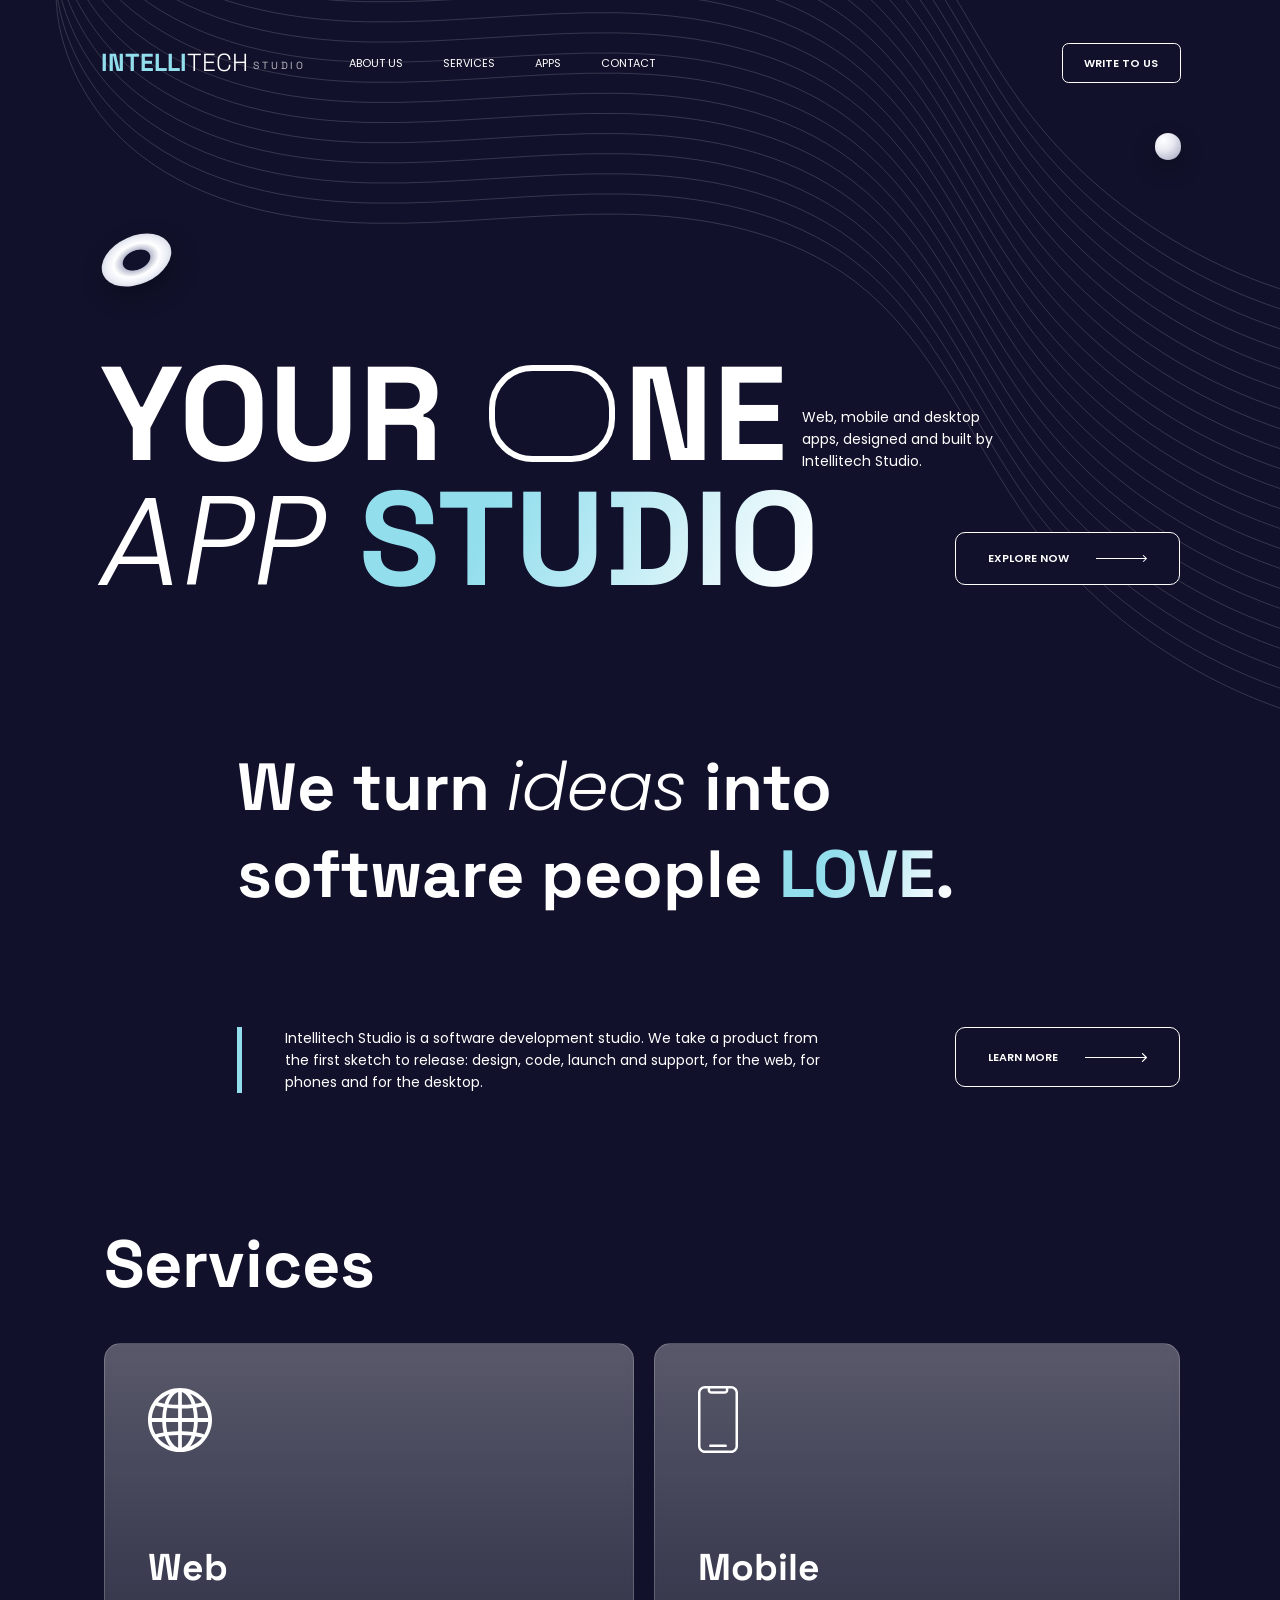
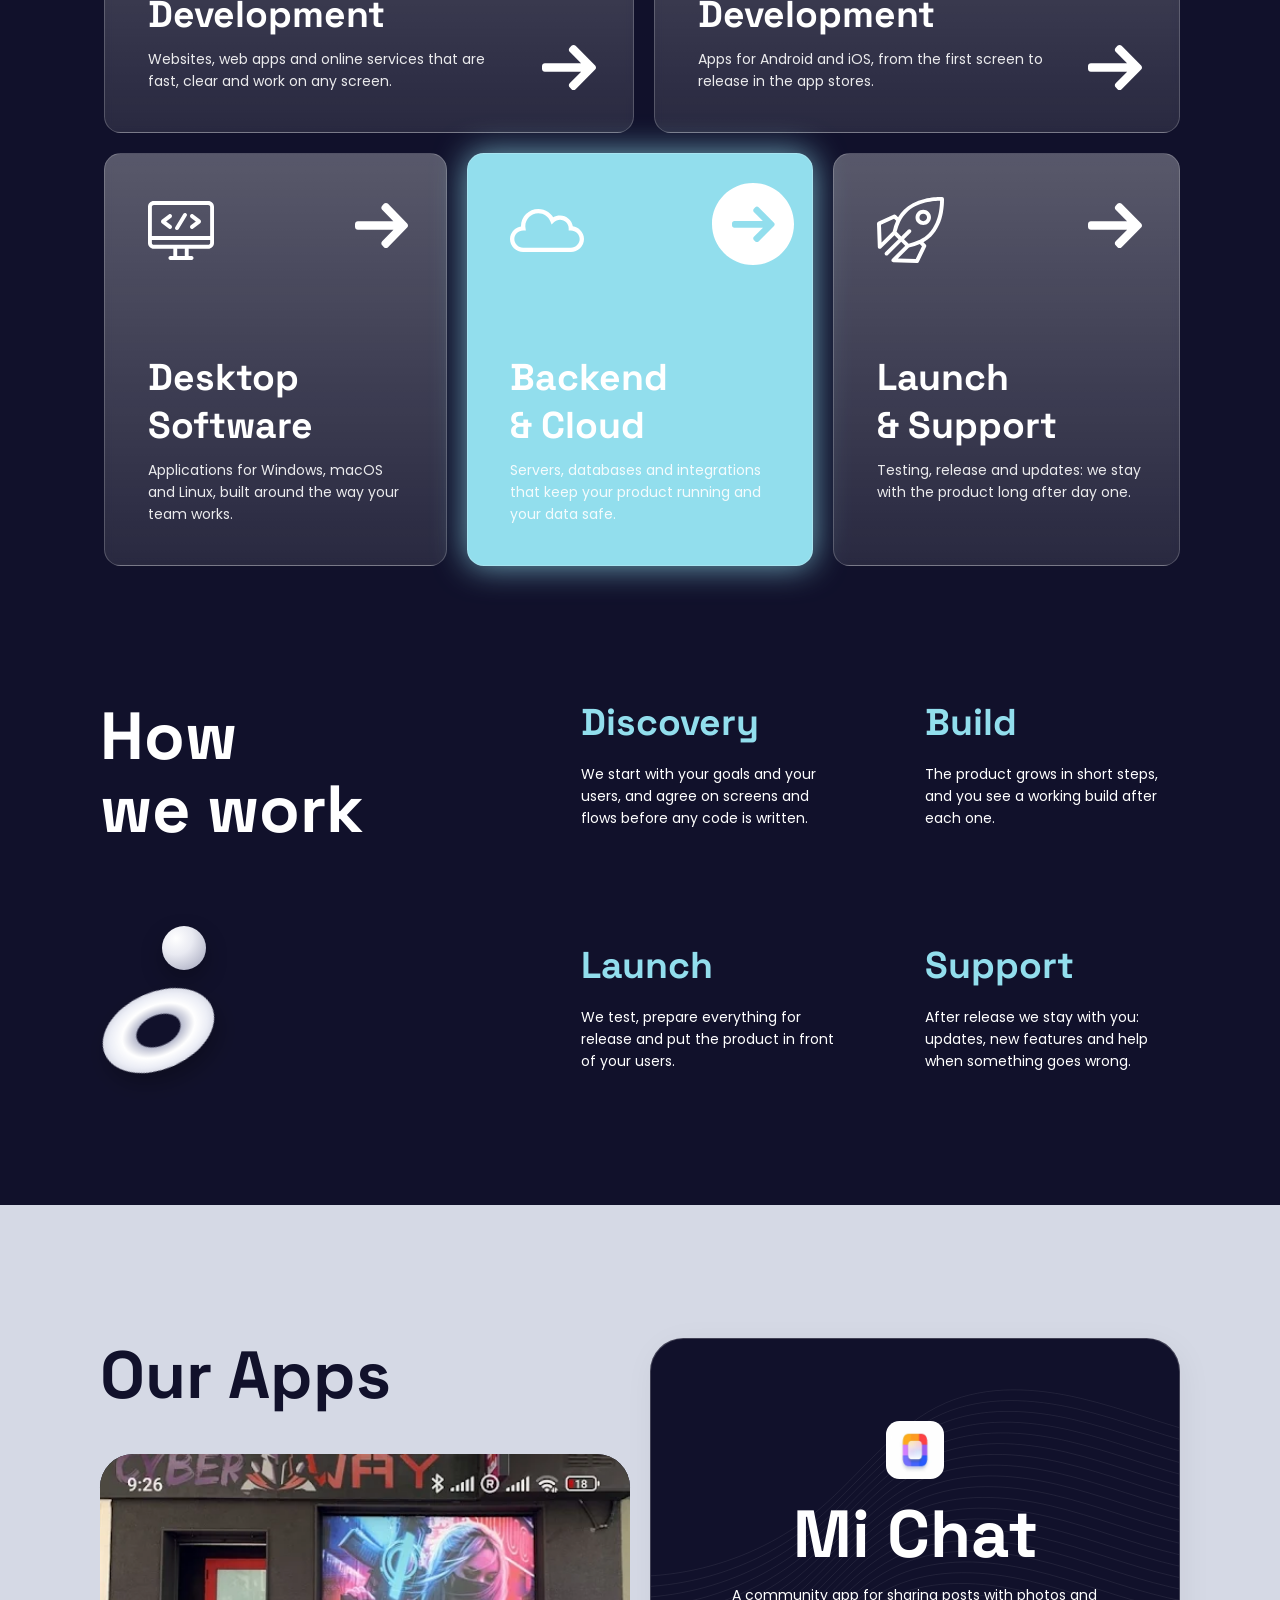
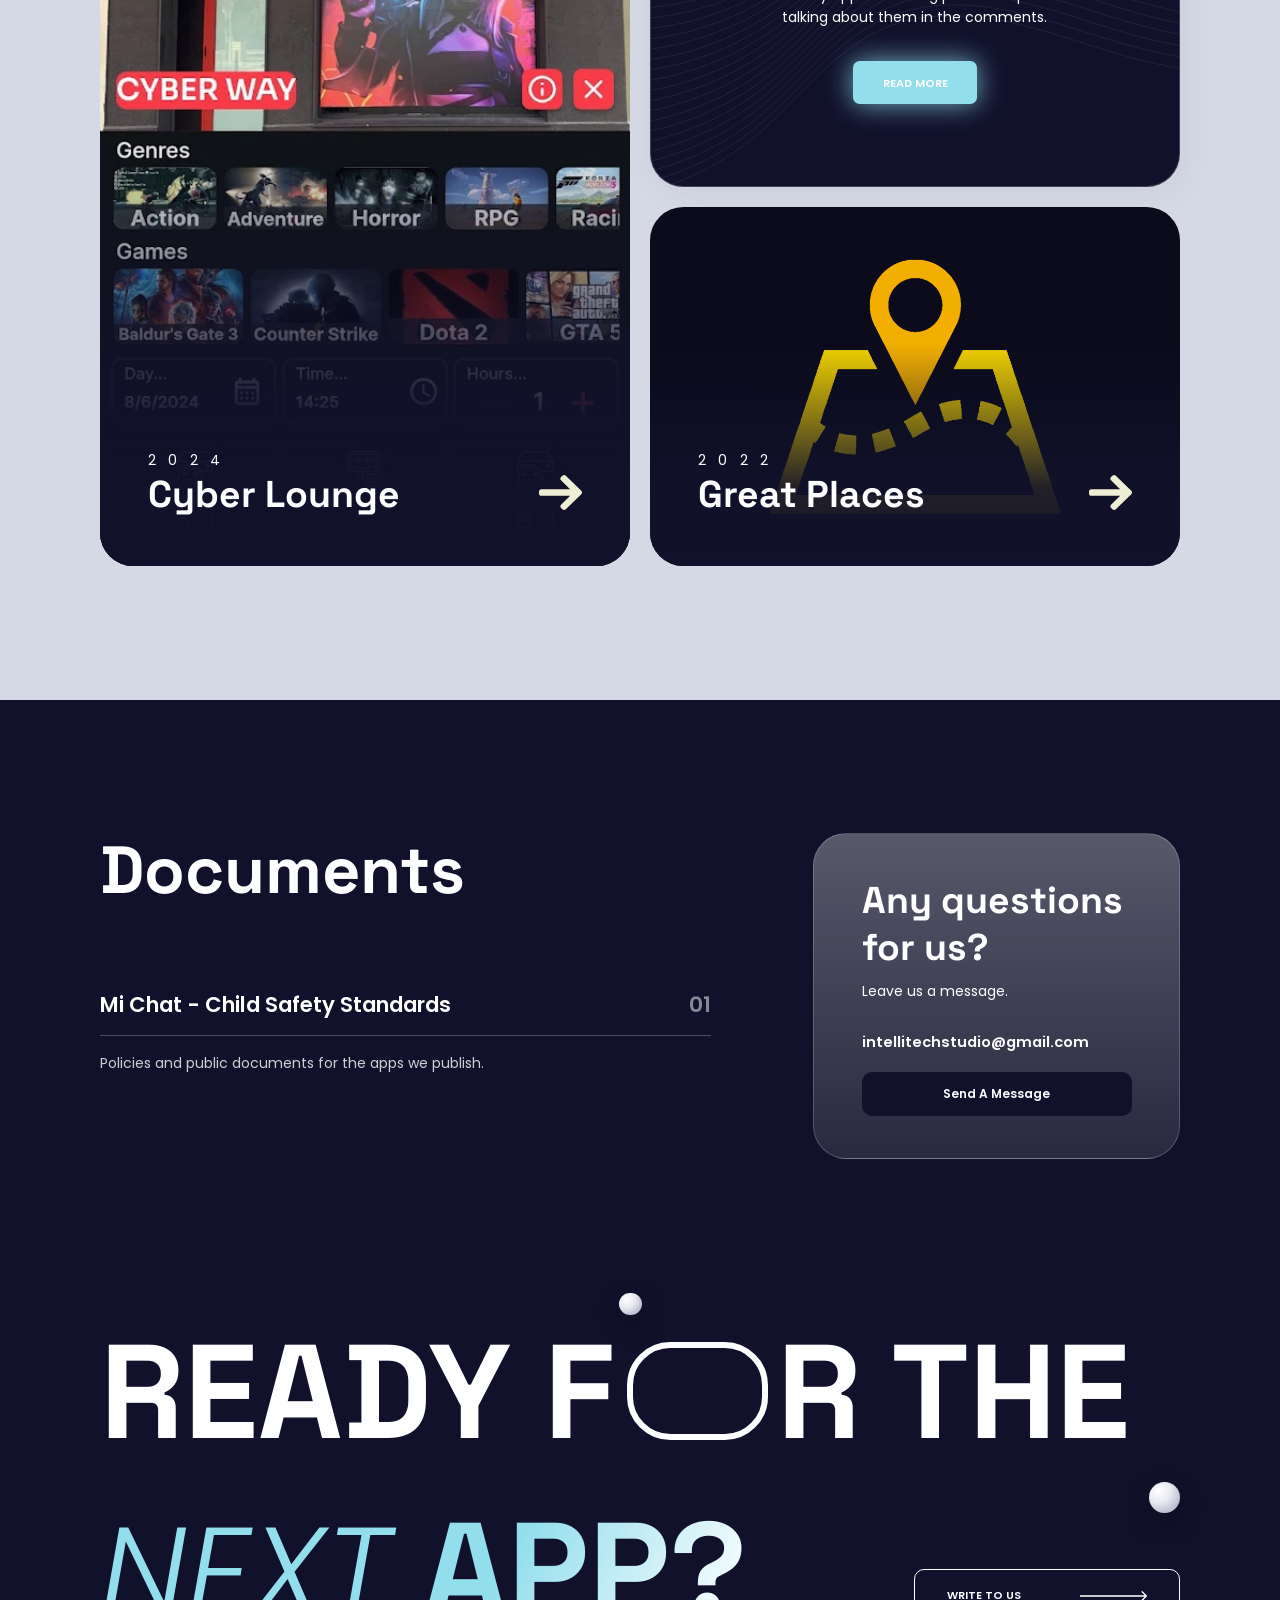
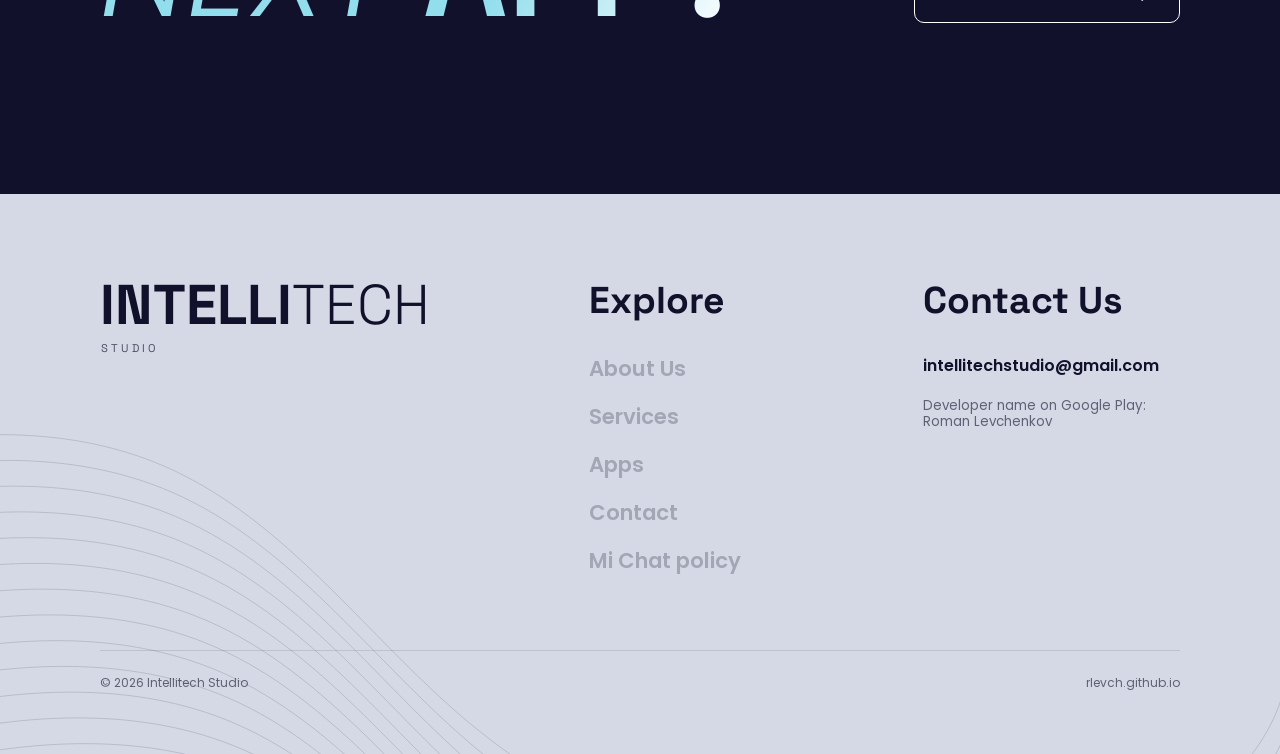
<file: index.html>
<!doctype html>
<html lang="en">
<head>
<meta charset="utf-8">
<meta name="viewport" content="width=device-width, initial-scale=1">
<title>Intellitech Studio - Web, mobile and desktop apps</title>
<meta name="description" content="Intellitech Studio designs and builds web, mobile and desktop applications, from the first sketch to release and support.">
<link rel="preconnect" href="https://fonts.googleapis.com">
<link rel="preconnect" href="https://fonts.gstatic.com" crossorigin>
<link href="https://fonts.googleapis.com/css2?family=Poppins:ital,wght@0,400;0,600;1,300&family=Space+Grotesk:wght@300;400;700&display=swap" rel="stylesheet">
<link rel="stylesheet" href="styles/site.css?v=6fcd1b85">
</head>
<body>
<div class="page">

  <section class="hero">
    <div class="waves"><img src="assets/hero-waves.svg" alt=""></div>
    <header class="nav">
      <a class="logo" href="./"><b>Intelli</b>tech<small>Studio</small></a>
      <nav class="links">
        <a href="about.html">About Us</a>
        <a href="services.html">Services</a>
        <a href="apps.html">Apps</a>
        <a href="contact.html">Contact</a>
      </nav>
      <a class="btn small" href="contact.html">Write to us</a>
    </header>
    <span class="ring float" style="left:calc(150 * var(--u));top:calc(354 * var(--u));width:calc(110 * var(--u));height:calc(72 * var(--u))" aria-hidden="true"></span>
    <span class="ball float" style="left:calc(1732 * var(--u));top:calc(200 * var(--u));width:calc(40 * var(--u));height:calc(40 * var(--u));animation-delay:-3s" aria-hidden="true"></span>
    <h1>Your <span class="o" role="img" aria-label="O"></span>ne<br><span class="it">App</span> <span class="gr">Studio</span></h1>
    <p class="side">Web, mobile and desktop apps, designed and built by Intellitech Studio.</p>
    <a class="btn wide cta-btn" href="services.html">Explore now <img src="assets/arrow-line.svg" alt=""></a>
  </section>

  <section class="about">
    <h2>We turn <span class="it">ideas</span> into<br>software people <span class="gr">LOVE.</span></h2>
    <div class="row">
      <p>Intellitech Studio is a software development studio. We take a product from the first sketch to release: design, code, launch and support, for the web, for phones and for the desktop.</p>
      <a class="btn wide tall" href="about.html">Learn more <img src="assets/arrow-line.svg" alt=""></a>
    </div>
  </section>

  <section class="services" id="services">
    <h2 class="h3">Services</h2>
    <div class="cards">
      <a class="card" href="services.html">
        <div class="ico"><img src="assets/icon-web.svg" alt="" style="width:calc(96 * var(--u));height:calc(96 * var(--u))"></div>
        <h3>Web<br>Development</h3>
        <p>Websites, web apps and online services that are fast, clear and work on any screen.</p>
        <img class="arr" src="assets/arrow.svg" alt=""><img class="arr circle" src="assets/arrow-circle.svg" alt="">
      </a>
      <a class="card" href="services.html">
        <div class="ico"><img src="assets/icon-mobile.svg" alt="" style="width:calc(60 * var(--u));height:calc(100 * var(--u))"></div>
        <h3>Mobile<br>Development</h3>
        <p>Apps for Android and iOS, from the first screen to release in the app stores.</p>
        <img class="arr" src="assets/arrow.svg" alt=""><img class="arr circle" src="assets/arrow-circle.svg" alt="">
      </a>
      <a class="card" href="services.html">
        <div class="ico"><span class="code-ico"><img src="assets/icon-code-1.svg" alt="" style="inset:5.54% 0;height:88.92%"><img src="assets/icon-code-2.svg" alt="" style="left:19.54%;top:26.18%;width:17.34%;height:21.53%"><img src="assets/icon-code-3.svg" alt="" style="left:63.12%;top:26.18%;width:17.34%;height:21.53%"><img src="assets/icon-code-4.svg" alt="" style="left:41.19%;top:23.55%;width:17.62%;height:26.79%"></span></div>
        <h3>Desktop<br>Software</h3>
        <p>Applications for Windows, macOS and Linux, built around the way your team works.</p>
        <img class="arr" src="assets/arrow.svg" alt=""><img class="arr circle" src="assets/arrow-circle.svg" alt="">
      </a>
      <a class="card on" href="services.html">
        <div class="ico"><img src="assets/icon-cloud.svg" alt="" style="width:calc(110 * var(--u));height:calc(64.45 * var(--u))"></div>
        <h3>Backend<br>&amp; Cloud</h3>
        <p>Servers, databases and integrations that keep your product running and your data safe.</p>
        <img class="arr" src="assets/arrow.svg" alt=""><img class="arr circle" src="assets/arrow-circle.svg" alt="">
      </a>
      <a class="card" href="services.html">
        <div class="ico"><img src="assets/icon-rocket.svg" alt="" style="width:calc(100 * var(--u));height:calc(100 * var(--u))"></div>
        <h3>Launch<br>&amp; Support</h3>
        <p>Testing, release and updates: we stay with the product long after day one.</p>
        <img class="arr" src="assets/arrow.svg" alt=""><img class="arr circle" src="assets/arrow-circle.svg" alt="">
      </a>
    </div>
  </section>

  <section class="why" id="how">
    <h2 class="h3">How<br>we work</h2>
    <span class="ball float" style="left:calc(243 * var(--u));top:calc(540 * var(--u));width:calc(66 * var(--u));height:calc(66 * var(--u))" aria-hidden="true"></span>
    <span class="ring float" style="left:calc(150 * var(--u));top:calc(640 * var(--u));width:calc(176 * var(--u));height:calc(116 * var(--u));animation-delay:-2s" aria-hidden="true"></span>
    <div class="items">
      <div><h3>Discovery</h3><p>We start with your goals and your users, and agree on screens and flows before any code is written.</p></div>
      <div><h3>Build</h3><p>The product grows in short steps, and you see a working build after each one.</p></div>
      <div><h3>Launch</h3><p>We test, prepare everything for release and put the product in front of your users.</p></div>
      <div><h3>Support</h3><p>After release we stay with you: updates, new features and help when something goes wrong.</p></div>
    </div>
  </section>

  <section class="light apps" id="apps">
    <div class="col">
      <h2 class="h3">Our Apps</h2>
      <a class="pcard tall" href="apps/cyber-lounge.html">
        <img class="bg" src="assets/apps/cyberlounge-2.webp" alt="Cyber Lounge screenshot" loading="lazy">
        <p class="yr">2 0 2 4</p>
        <h3 class="h5">Cyber Lounge</h3>
        <img class="go" src="assets/arrow-dark.svg" alt="">
      </a>
    </div>
    <div class="col">
      <a class="app on" href="apps/michat.html">
        <span class="waves2"></span>
        <img class="aic" src="assets/apps/michat-icon.webp" alt="Mi Chat icon">
        <h3 class="h3">Mi Chat</h3>
        <p class="d">A community app for sharing posts with photos and talking about them in the comments.</p>
        <span class="pill">Read more</span>
      </a>
      <a class="pcard low" href="apps/great-places.html">
        <img class="bg" src="assets/apps/greatplaces-1.webp" alt="Great Places" loading="lazy" style="object-position:center">
        <p class="yr">2 0 2 2</p>
        <h3 class="h5">Great Places</h3>
        <img class="go" src="assets/arrow-dark.svg" alt="">
      </a>
    </div>
  </section>

  <section class="docs" id="documents">
    <div>
      <h2 class="h3">Documents</h2>
      <div class="list">
        <a href="michat/child-safety.html"><span>Mi Chat - Child Safety Standards</span><i>01</i></a>
        <p>Policies and public documents for the apps we publish.</p>
      </div>
    </div>
    <div class="ask" id="contact">
      <h3 class="h5">Any questions<br>for us?</h3>
      <p>Leave us a message.</p>
      <a class="mail" href="mailto:intellitechstudio@gmail.com">intellitechstudio@gmail.com</a>
      <a class="send" href="contact.html">Send A Message</a>
    </div>
  </section>

  <section class="cta">
    <span class="ball float" style="left:calc(929 * var(--u));top:calc(200 * var(--u));width:calc(34 * var(--u));height:calc(34 * var(--u))" aria-hidden="true"></span>
    <span class="ball float" style="left:calc(1723 * var(--u));top:calc(484 * var(--u));width:calc(47 * var(--u));height:calc(47 * var(--u));animation-delay:-4s" aria-hidden="true"></span>
    <h2>Ready f<span class="o" role="img" aria-label="o"></span>r the<br><span class="it">next</span> <span class="gr">App?</span></h2>
    <a class="btn" href="contact.html">Write to us <img src="assets/arrow-line.svg" alt=""></a>
  </section>

  <footer class="light footer">
    <img class="fw" src="assets/footer-waves.svg" alt="">
    <div><a class="logo" href="./"><b>Intelli</b>tech<small>Studio</small></a></div>
    <div class="col">
      <h3>Explore</h3>
      <a href="about.html">About Us</a>
      <a href="services.html">Services</a>
      <a href="apps.html">Apps</a>
      <a href="contact.html">Contact</a>
      <a href="michat/child-safety.html">Mi Chat policy</a>
    </div>
    <div class="col">
      <h3>Contact Us</h3>
      <a class="mailto" href="mailto:intellitechstudio@gmail.com">intellitechstudio@gmail.com</a>
      <span>Developer name on Google Play: Roman Levchenkov</span>
    </div>
    <div class="copy"><span>&copy; 2026 Intellitech Studio</span><span>rlevch.github.io</span></div>
  </footer>
</div>
</body>
</html>
</file>
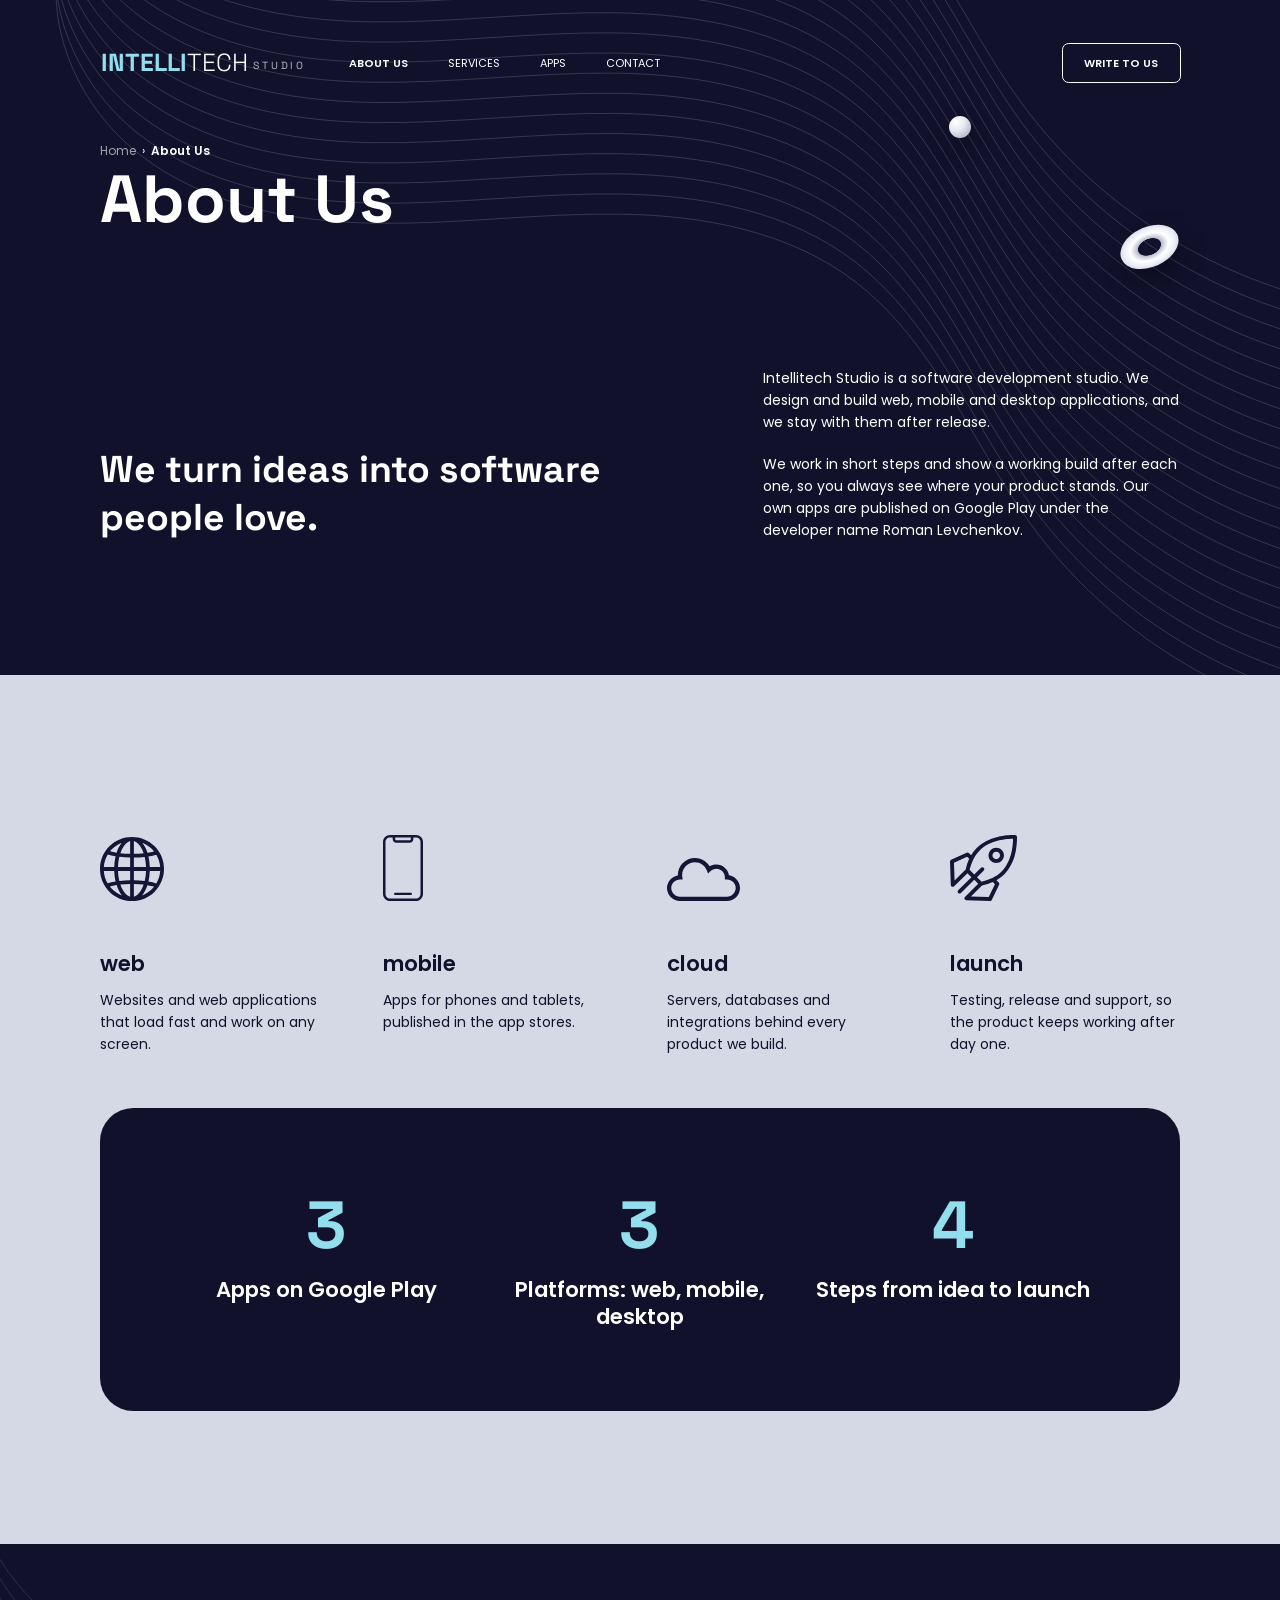
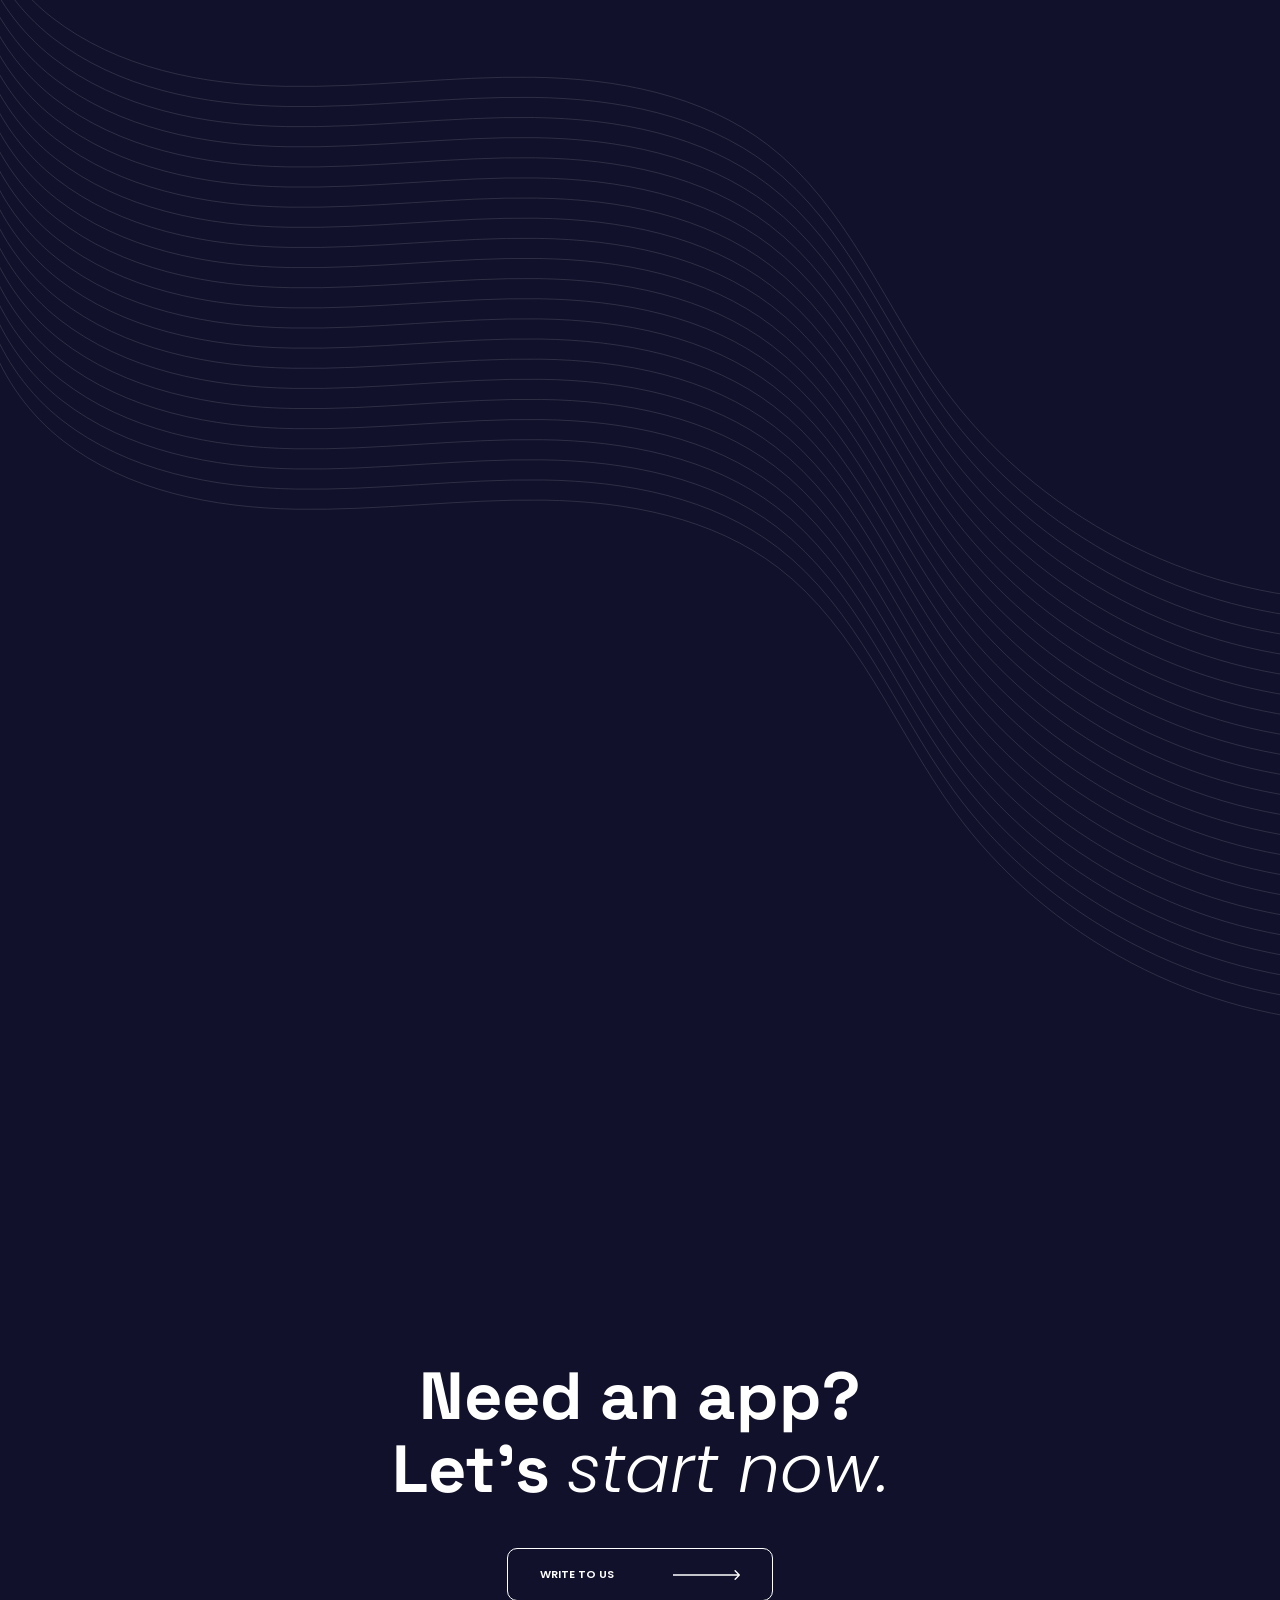
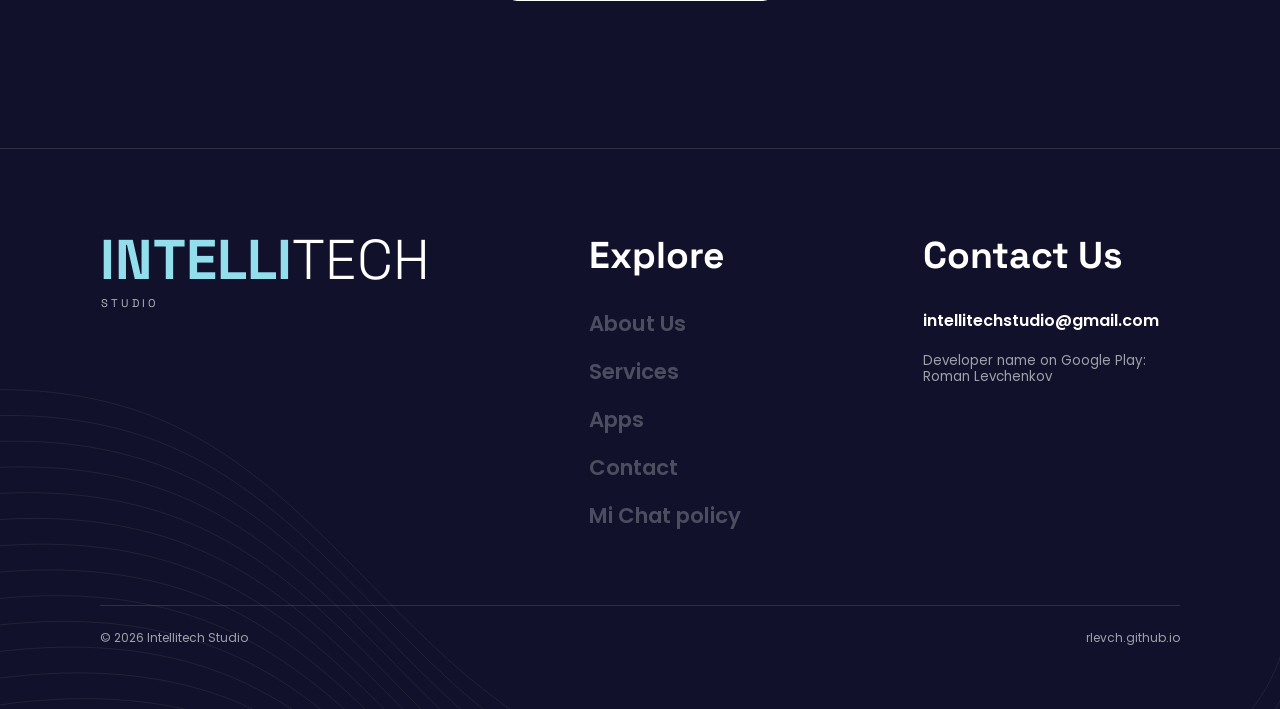
<file: about.html>
<!doctype html>
<html lang="en">
<head>
<meta charset="utf-8">
<meta name="viewport" content="width=device-width, initial-scale=1">
<title>About Us - Intellitech Studio</title>
<meta name="description" content="Intellitech Studio is a software development studio building web, mobile and desktop applications.">
<link rel="preconnect" href="https://fonts.googleapis.com">
<link rel="preconnect" href="https://fonts.gstatic.com" crossorigin>
<link href="https://fonts.googleapis.com/css2?family=Poppins:ital,wght@0,400;0,600;1,300&family=Space+Grotesk:wght@300;400;700&display=swap" rel="stylesheet">
<link rel="stylesheet" href="styles/site.css?v=6fcd1b85">
</head>
<body>
<div class="page">
  <section class="pagehead">
    <div class="waves"><img src="assets/hero-waves.svg" alt=""></div>
    <header class="nav">
      <a class="logo" href="./"><b>Intelli</b>tech<small>Studio</small></a>
      <nav class="links">
        <a class="on" href="about.html">About Us</a>
        <a href="services.html">Services</a>
        <a href="apps.html">Apps</a>
        <a href="contact.html">Contact</a>
      </nav>
      <a class="btn small" href="contact.html">Write to us</a>
    </header>
    <span class="ball float" style="left:calc(1424 * var(--u));top:calc(174 * var(--u));width:calc(33 * var(--u));height:calc(33 * var(--u))" aria-hidden="true"></span>
    <span class="ring float" style="left:calc(1679 * var(--u));top:calc(341 * var(--u));width:calc(91 * var(--u));height:calc(60 * var(--u));animation-delay:-3s" aria-hidden="true"></span>
    <div class="title">
      <div class="crumbs"><a href="./">Home</a> &nbsp;&rsaquo;&nbsp; <b>About Us</b></div>
      <h1>About Us</h1>
    </div>
  </section>

  <section class="about2">
    <h2 class="h5">We turn ideas into software people love.</h2>
    <div class="txt">
      <p>Intellitech Studio is a software development studio. We design and build web, mobile and desktop applications, and we stay with them after release.</p>
      <p>We work in short steps and show a working build after each one, so you always see where your product stands. Our own apps are published on Google Play under the developer name Roman Levchenkov.</p>
    </div>
  </section>

  <div class="light pad-b">
    <section class="four">
      <div><div class="ic"><img src="assets/icon-web.svg" alt="" style="width:calc(96 * var(--u));height:calc(96 * var(--u))"></div><h3 class="h6">web</h3><p>Websites and web applications that load fast and work on any screen.</p></div>
      <div><div class="ic"><img src="assets/icon-mobile.svg" alt="" style="width:calc(60 * var(--u));height:calc(100 * var(--u))"></div><h3 class="h6">mobile</h3><p>Apps for phones and tablets, published in the app stores.</p></div>
      <div><div class="ic"><img src="assets/icon-cloud.svg" alt="" style="width:calc(110 * var(--u));height:calc(64.45 * var(--u))"></div><h3 class="h6">cloud</h3><p>Servers, databases and integrations behind every product we build.</p></div>
      <div><div class="ic"><img src="assets/icon-rocket.svg" alt="" style="width:calc(100 * var(--u));height:calc(100 * var(--u))"></div><h3 class="h6">launch</h3><p>Testing, release and support, so the product keeps working after day one.</p></div>
    </section>
    <div class="nums">
      <div><b>3</b><span class="h6">Apps on Google Play</span></div>
      <div><b>3</b><span class="h6">Platforms: web, mobile, desktop</span></div>
      <div><b>4</b><span class="h6">Steps from idea to launch</span></div>
    </div>
  </div>
  <section class="cta2">
    <div class="waves"><img src="assets/hero-waves.svg" alt=""></div>
    <h2>Need an app?<br>Let&rsquo;s <span class="it">start now.</span></h2>
    <a class="btn" href="contact.html">Write to us <img src="assets/arrow-line.svg" alt=""></a>
  </section>
<footer class="footer dark">
    <img class="fw" src="assets/footer-waves.svg" alt="">
    <div><a class="logo" href="./"><b>Intelli</b>tech<small>Studio</small></a></div>
    <div class="col">
      <h3>Explore</h3>
      <a href="about.html">About Us</a>
      <a href="services.html">Services</a>
      <a href="apps.html">Apps</a>
      <a href="contact.html">Contact</a>
      <a href="michat/child-safety.html">Mi Chat policy</a>
    </div>
    <div class="col">
      <h3>Contact Us</h3>
      <a class="mailto" href="mailto:intellitechstudio@gmail.com">intellitechstudio@gmail.com</a>
      <span>Developer name on Google Play: Roman Levchenkov</span>
    </div>
    <div class="copy"><span>&copy; 2026 Intellitech Studio</span><span>rlevch.github.io</span></div>
  </footer>
</div>
</body>
</html>
</file>
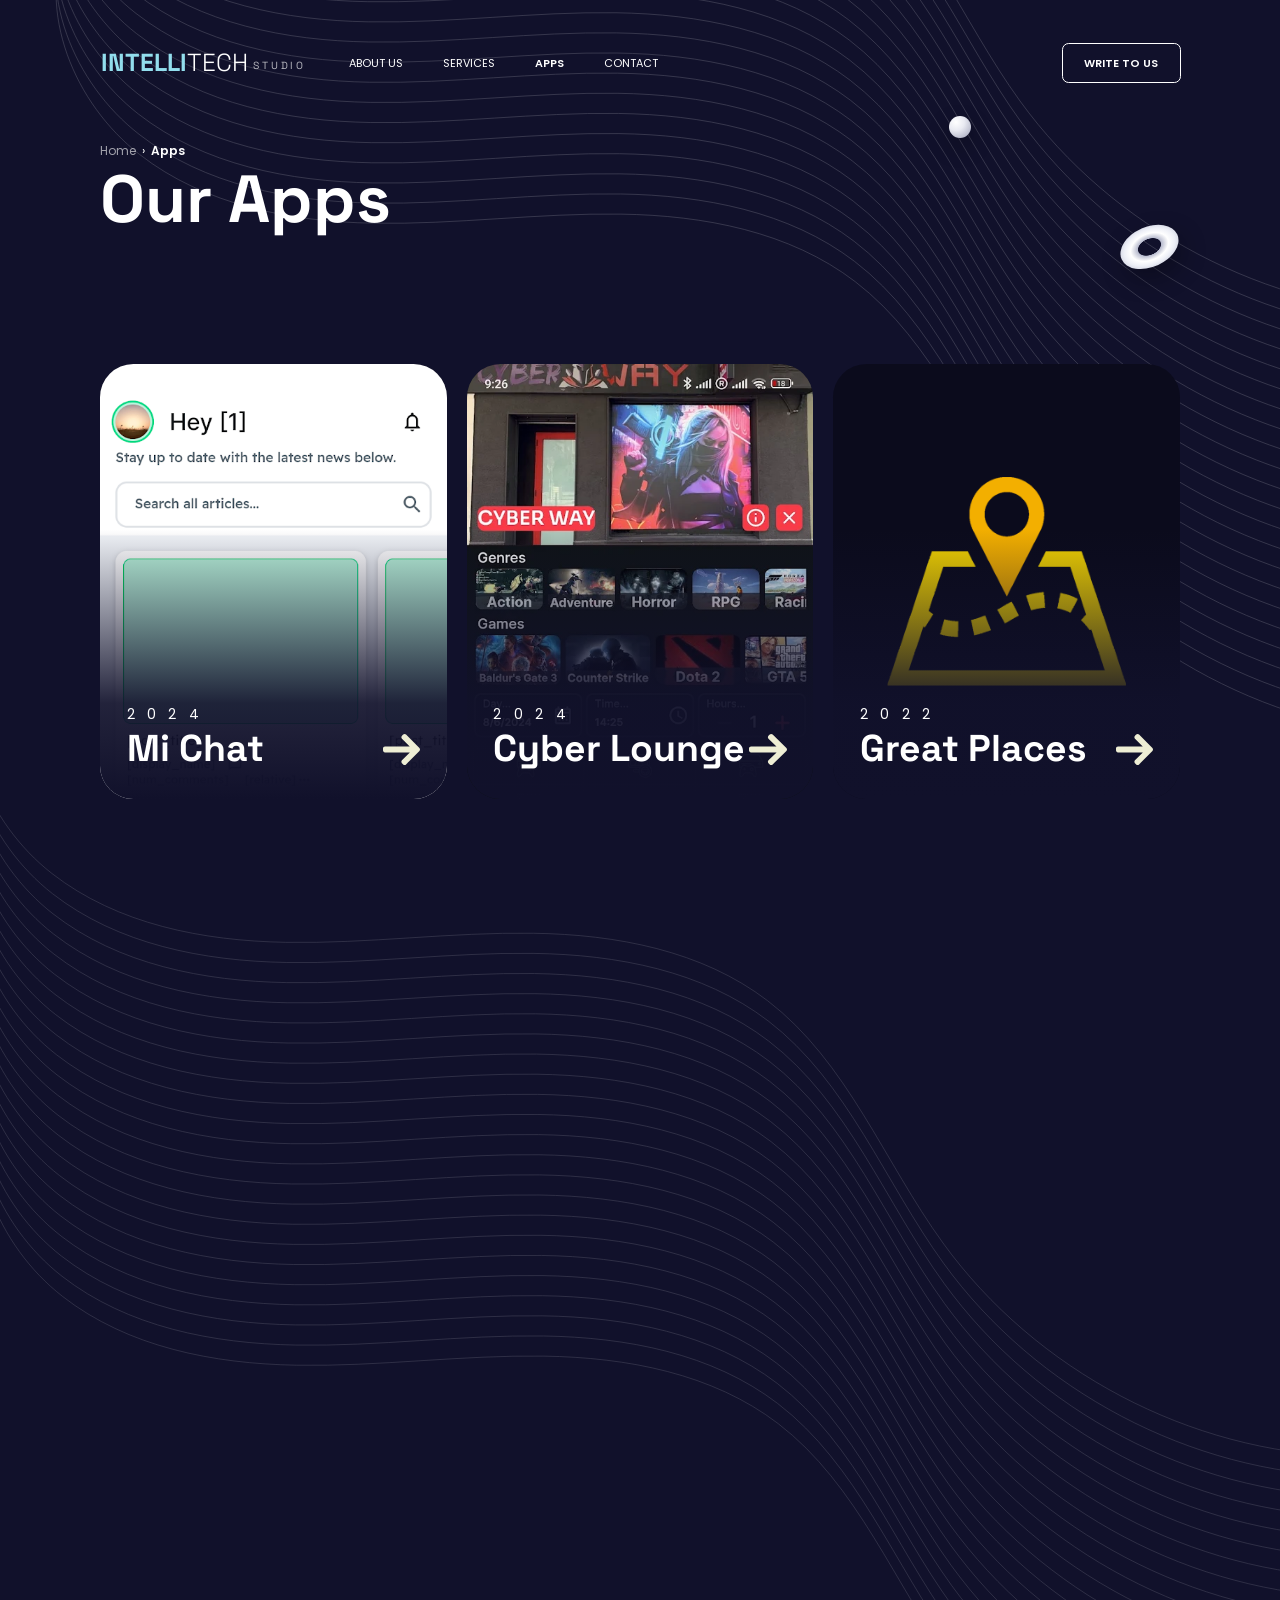
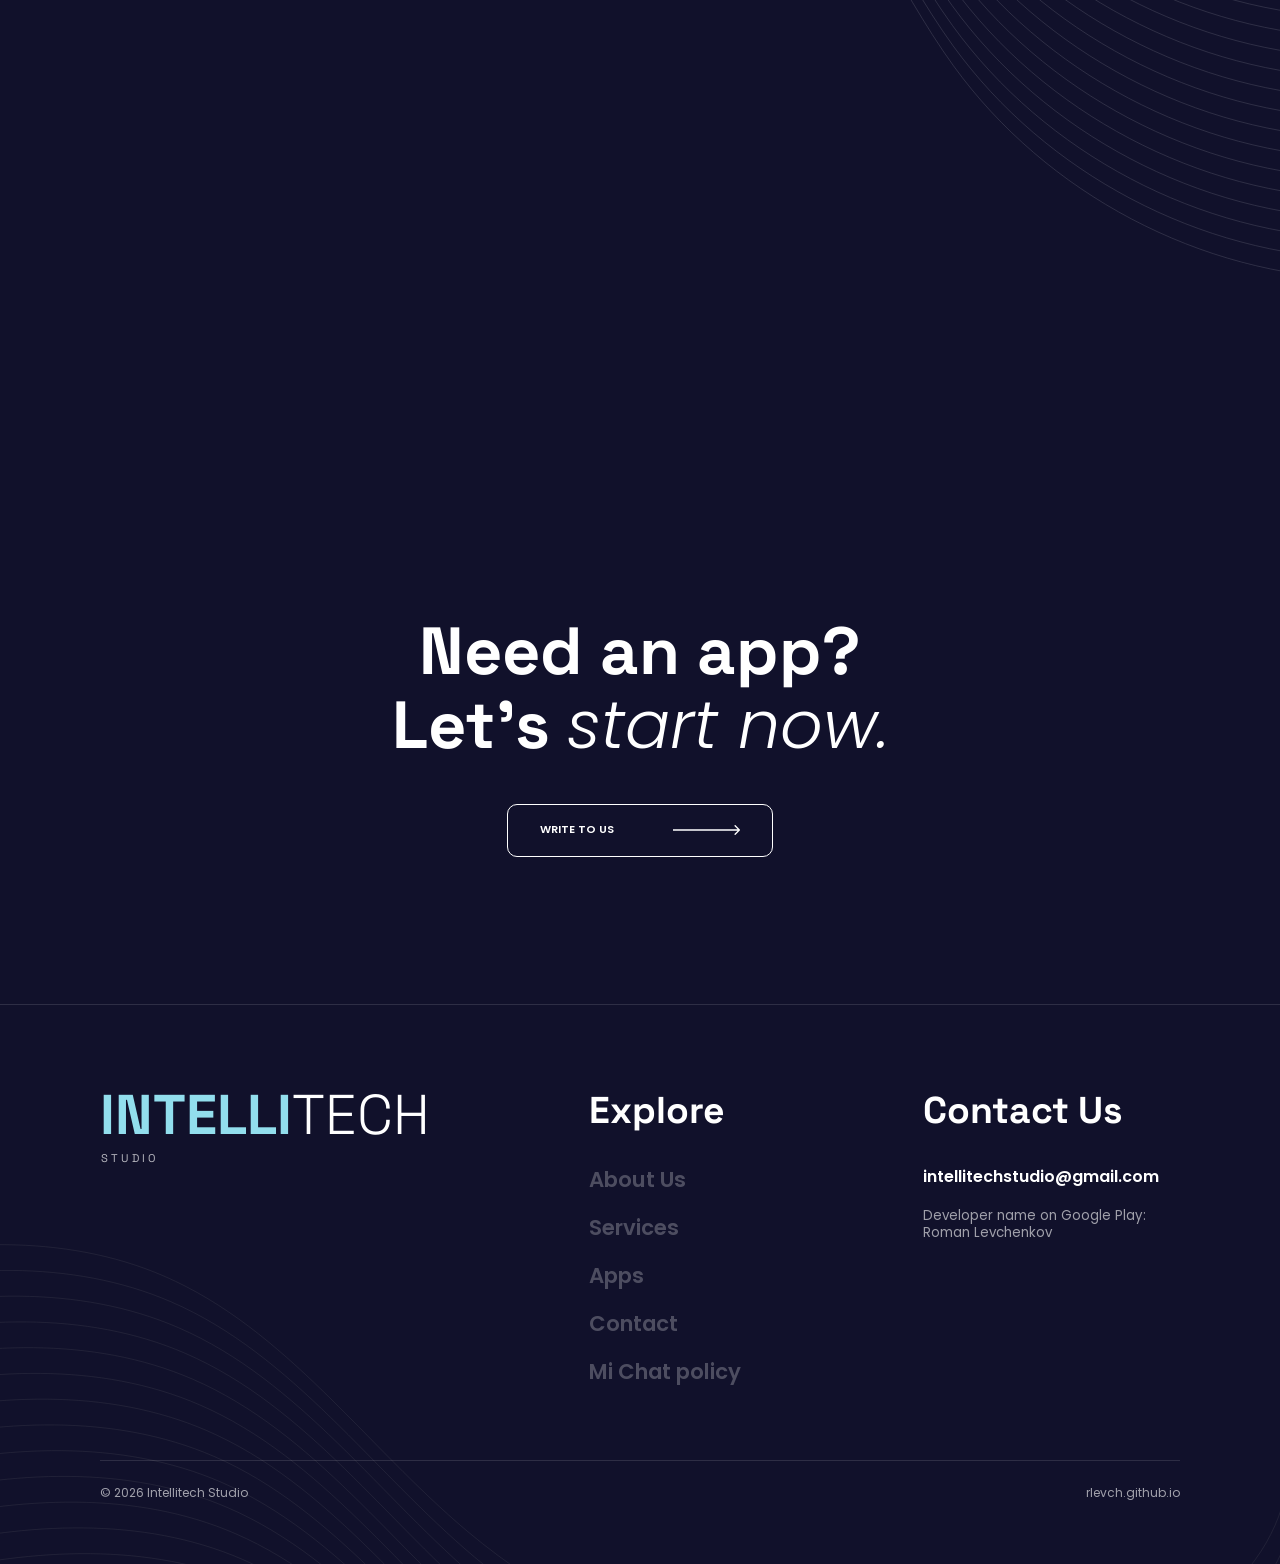
<file: apps.html>
<!doctype html>
<html lang="en">
<head>
<meta charset="utf-8">
<meta name="viewport" content="width=device-width, initial-scale=1">
<title>Apps - Intellitech Studio</title>
<meta name="description" content="Apps built by Intellitech Studio: Mi Chat, Cyber Lounge and Great Places on Google Play.">
<link rel="preconnect" href="https://fonts.googleapis.com">
<link rel="preconnect" href="https://fonts.gstatic.com" crossorigin>
<link href="https://fonts.googleapis.com/css2?family=Poppins:ital,wght@0,400;0,600;1,300&family=Space+Grotesk:wght@300;400;700&display=swap" rel="stylesheet">
<link rel="stylesheet" href="styles/site.css?v=6fcd1b85">
</head>
<body>
<div class="page">
  <section class="pagehead">
    <div class="waves"><img src="assets/hero-waves.svg" alt=""></div>
    <header class="nav">
      <a class="logo" href="./"><b>Intelli</b>tech<small>Studio</small></a>
      <nav class="links">
        <a href="about.html">About Us</a>
        <a href="services.html">Services</a>
        <a class="on" href="apps.html">Apps</a>
        <a href="contact.html">Contact</a>
      </nav>
      <a class="btn small" href="contact.html">Write to us</a>
    </header>
    <span class="ball float" style="left:calc(1424 * var(--u));top:calc(174 * var(--u));width:calc(33 * var(--u));height:calc(33 * var(--u))" aria-hidden="true"></span>
    <span class="ring float" style="left:calc(1679 * var(--u));top:calc(341 * var(--u));width:calc(91 * var(--u));height:calc(60 * var(--u));animation-delay:-3s" aria-hidden="true"></span>
    <div class="title">
      <div class="crumbs"><a href="./">Home</a> &nbsp;&rsaquo;&nbsp; <b>Apps</b></div>
      <h1>Our Apps</h1>
    </div>
  </section>

  <section class="pgrid" style="padding-top:calc(50 * var(--u))">
    <a class="pcard" href="apps/michat.html">
      <img class="bg" src="assets/apps/michat-3.webp" alt="Mi Chat" loading="lazy">
      <p class="yr">2 0 2 4</p>
      <h3 class="h5">Mi Chat</h3>
      <img class="go" src="assets/arrow-dark.svg" alt="">
    </a>
    <a class="pcard" href="apps/cyber-lounge.html">
      <img class="bg" src="assets/apps/cyberlounge-2.webp" alt="Cyber Lounge" loading="lazy">
      <p class="yr">2 0 2 4</p>
      <h3 class="h5">Cyber Lounge</h3>
      <img class="go" src="assets/arrow-dark.svg" alt="">
    </a>
    <a class="pcard" href="apps/great-places.html">
      <img class="bg" src="assets/apps/greatplaces-1.webp" alt="Great Places" loading="lazy" style="object-position:center">
      <p class="yr">2 0 2 2</p>
      <h3 class="h5">Great Places</h3>
      <img class="go" src="assets/arrow-dark.svg" alt="">
    </a>
  </section>
  <section class="cta2">
    <div class="waves"><img src="assets/hero-waves.svg" alt=""></div>
    <h2>Need an app?<br>Let&rsquo;s <span class="it">start now.</span></h2>
    <a class="btn" href="contact.html">Write to us <img src="assets/arrow-line.svg" alt=""></a>
  </section>
<footer class="footer dark">
    <img class="fw" src="assets/footer-waves.svg" alt="">
    <div><a class="logo" href="./"><b>Intelli</b>tech<small>Studio</small></a></div>
    <div class="col">
      <h3>Explore</h3>
      <a href="about.html">About Us</a>
      <a href="services.html">Services</a>
      <a href="apps.html">Apps</a>
      <a href="contact.html">Contact</a>
      <a href="michat/child-safety.html">Mi Chat policy</a>
    </div>
    <div class="col">
      <h3>Contact Us</h3>
      <a class="mailto" href="mailto:intellitechstudio@gmail.com">intellitechstudio@gmail.com</a>
      <span>Developer name on Google Play: Roman Levchenkov</span>
    </div>
    <div class="copy"><span>&copy; 2026 Intellitech Studio</span><span>rlevch.github.io</span></div>
  </footer>
</div>
</body>
</html>
</file>
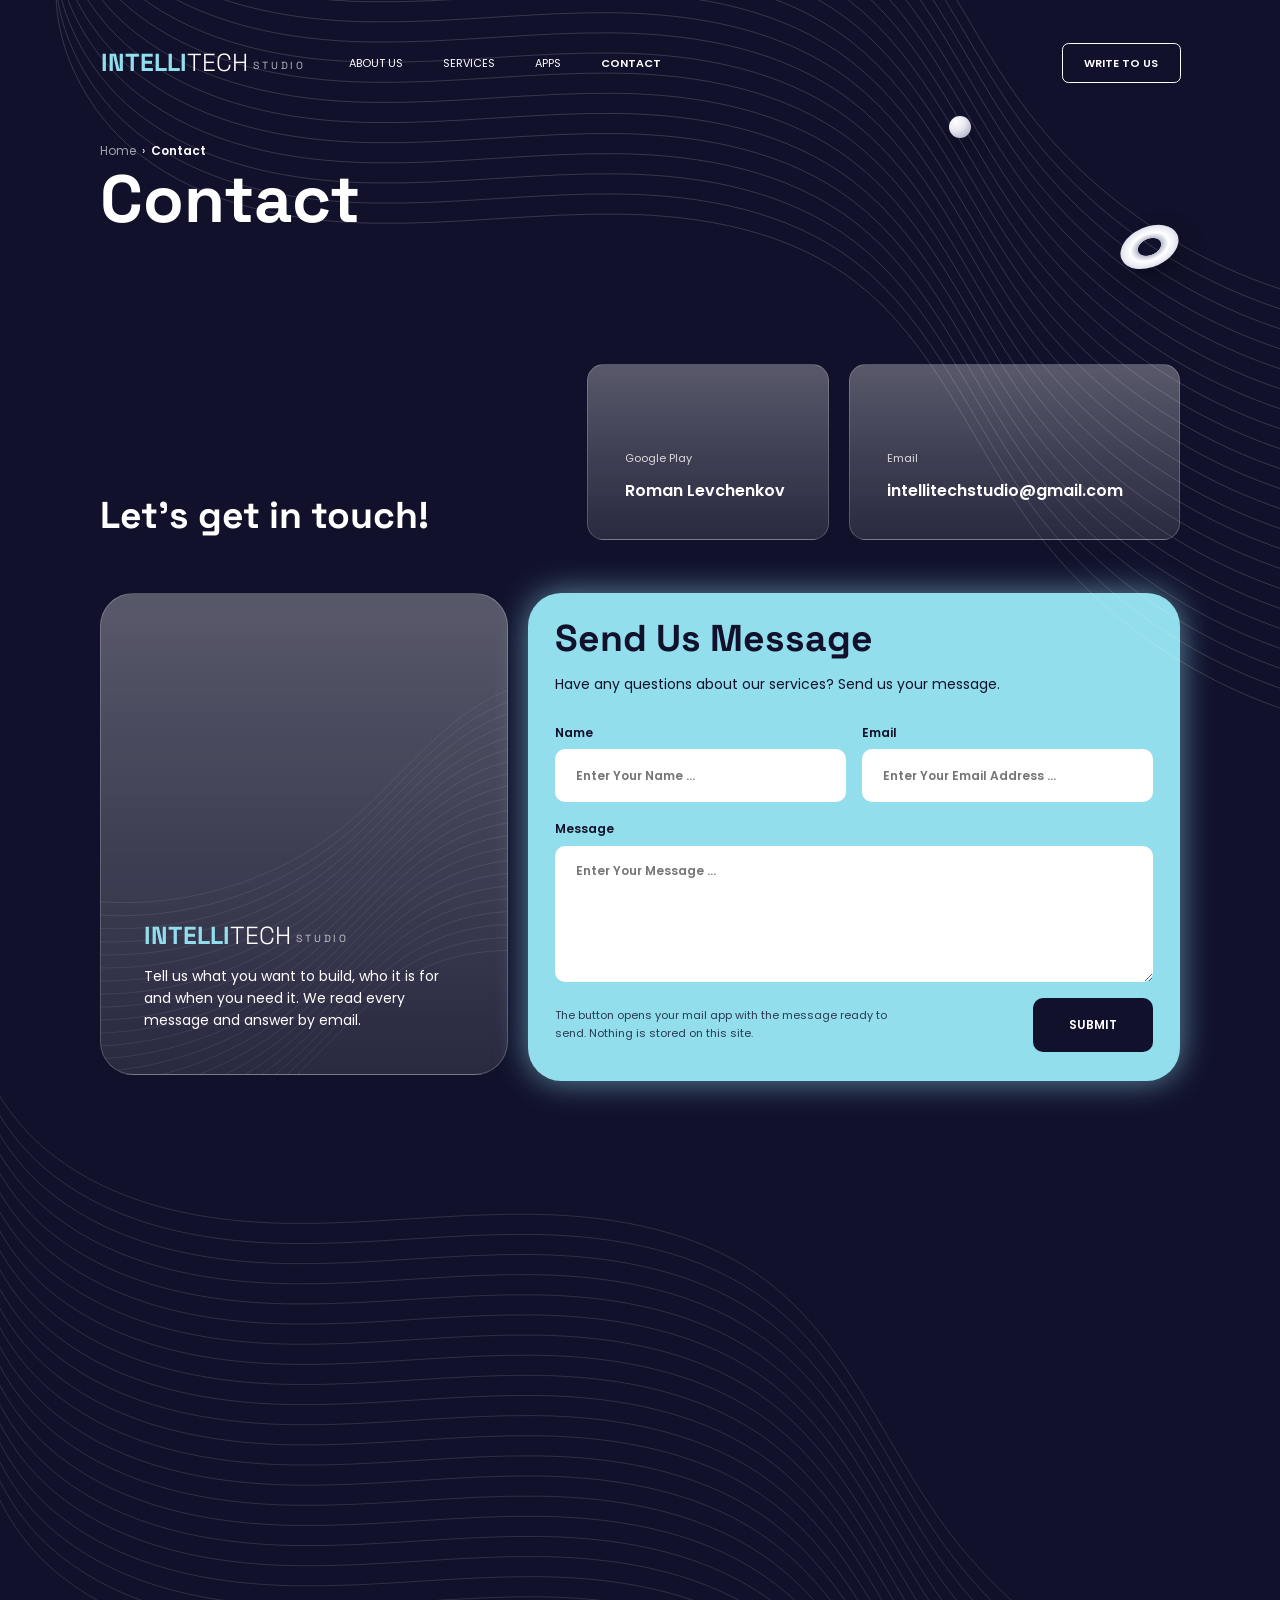
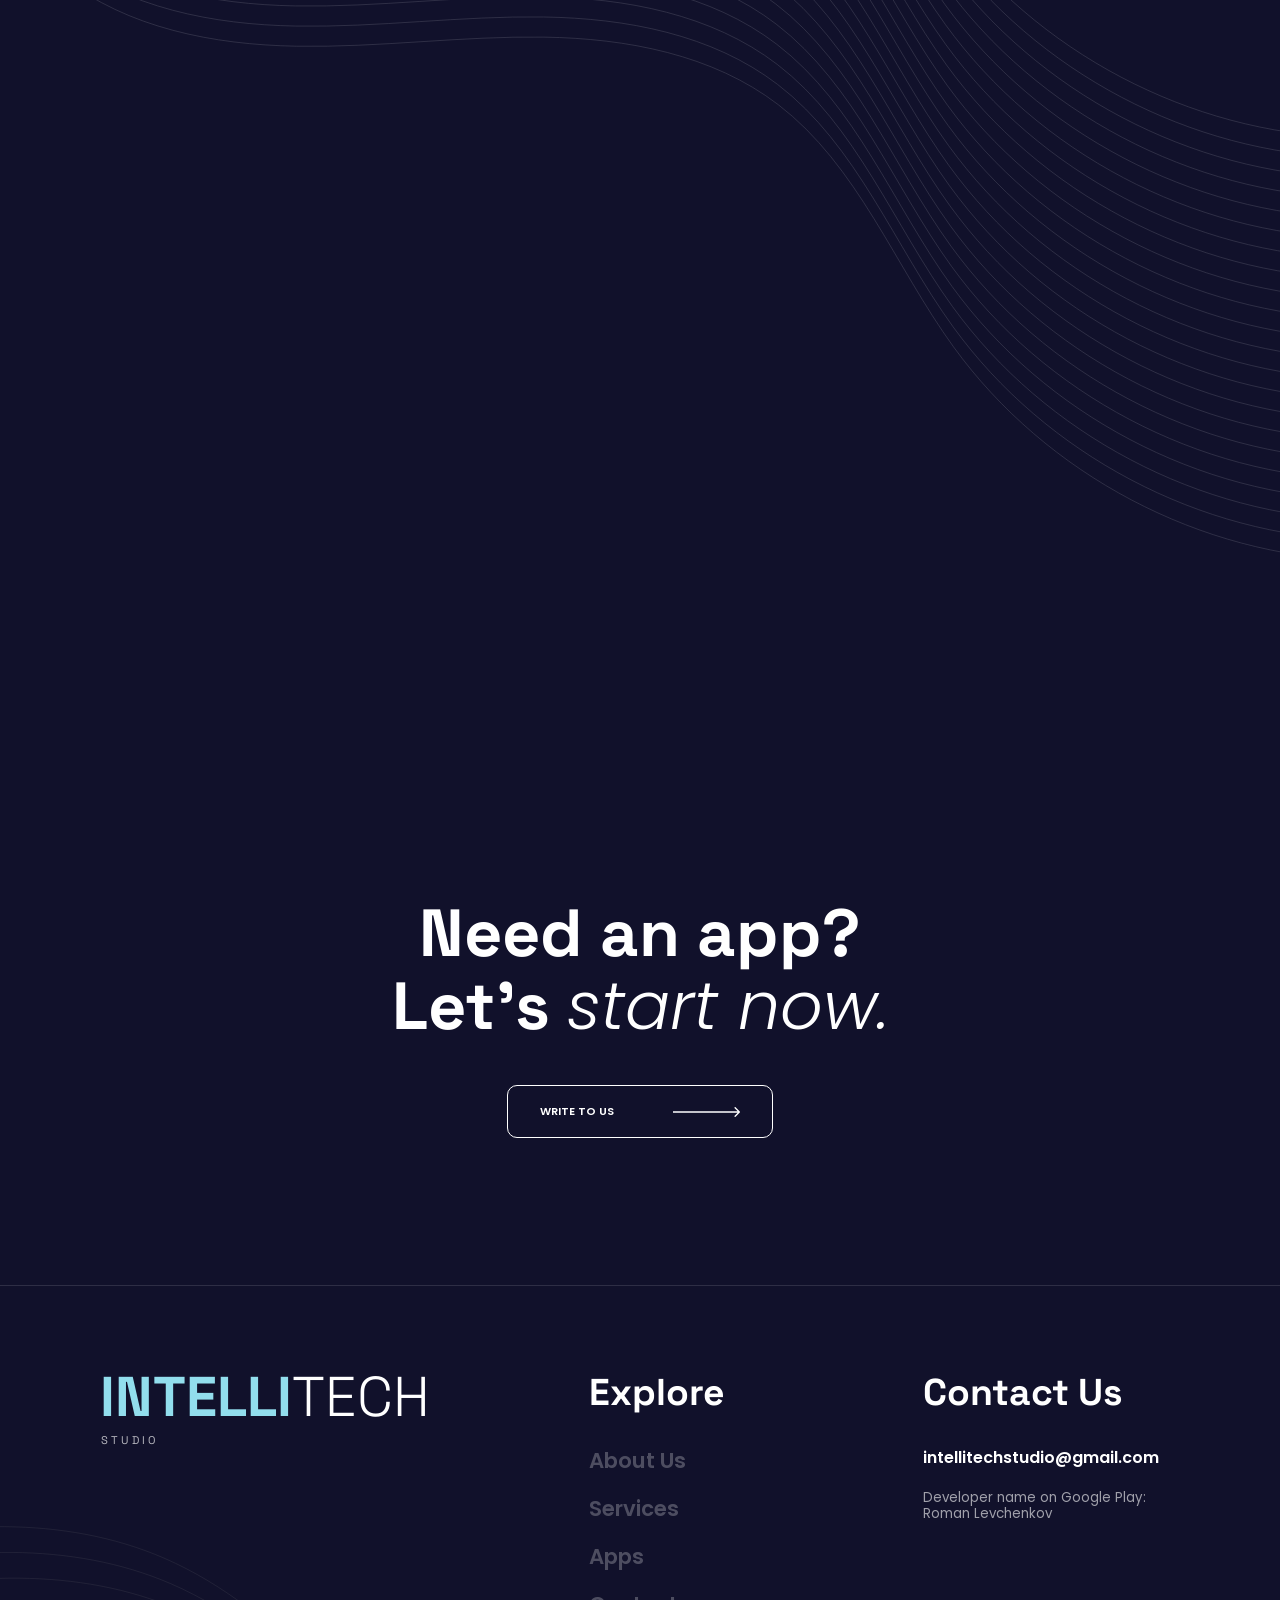
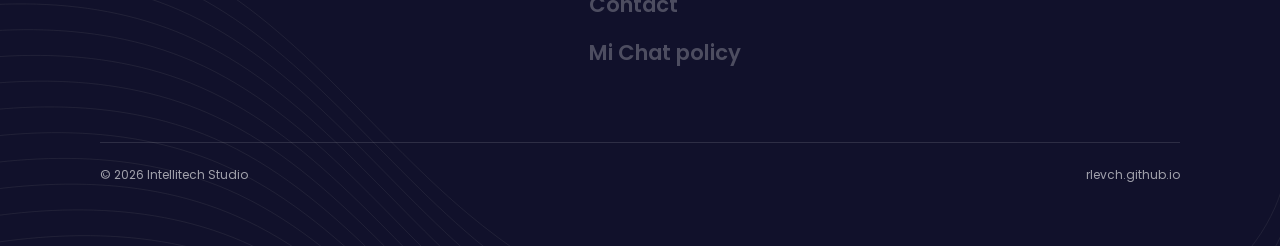
<file: contact.html>
<!doctype html>
<html lang="en">
<head>
<meta charset="utf-8">
<meta name="viewport" content="width=device-width, initial-scale=1">
<title>Contact - Intellitech Studio</title>
<meta name="description" content="Write to Intellitech Studio about your web, mobile or desktop app.">
<link rel="preconnect" href="https://fonts.googleapis.com">
<link rel="preconnect" href="https://fonts.gstatic.com" crossorigin>
<link href="https://fonts.googleapis.com/css2?family=Poppins:ital,wght@0,400;0,600;1,300&family=Space+Grotesk:wght@300;400;700&display=swap" rel="stylesheet">
<link rel="stylesheet" href="styles/site.css?v=6fcd1b85">
</head>
<body>
<div class="page">
  <section class="pagehead">
    <div class="waves"><img src="assets/hero-waves.svg" alt=""></div>
    <header class="nav">
      <a class="logo" href="./"><b>Intelli</b>tech<small>Studio</small></a>
      <nav class="links">
        <a href="about.html">About Us</a>
        <a href="services.html">Services</a>
        <a href="apps.html">Apps</a>
        <a class="on" href="contact.html">Contact</a>
      </nav>
      <a class="btn small" href="contact.html">Write to us</a>
    </header>
    <span class="ball float" style="left:calc(1424 * var(--u));top:calc(174 * var(--u));width:calc(33 * var(--u));height:calc(33 * var(--u))" aria-hidden="true"></span>
    <span class="ring float" style="left:calc(1679 * var(--u));top:calc(341 * var(--u));width:calc(91 * var(--u));height:calc(60 * var(--u));animation-delay:-3s" aria-hidden="true"></span>
    <div class="title">
      <div class="crumbs"><a href="./">Home</a> &nbsp;&rsaquo;&nbsp; <b>Contact</b></div>
      <h1>Contact</h1>
    </div>
  </section>

  <section class="touch">
    <h2 class="h5">Let&rsquo;s get in touch!</h2>
    <a class="info" href="https://play.google.com/store/apps/details?id=com.intellitechsolutions.michat"><small>Google Play</small><b>Roman Levchenkov</b></a>
    <a class="info" href="mailto:intellitechstudio@gmail.com"><small>Email</small><b>intellitechstudio@gmail.com</b></a>
  </section>

  <section class="formrow">
    <div class="note">
      <span class="wv"></span>
      <a class="logo" href="./"><b>Intelli</b>tech<small>Studio</small></a>
      <p>Tell us what you want to build, who it is for and when you need it. We read every message and answer by email.</p>
    </div>
    <form class="form" id="f">
      <h2>Send Us Message</h2>
      <p>Have any questions about our services? Send us your message.</p>
      <div class="fl">
        <label>Name<input name="name" placeholder="Enter Your Name ..." required></label>
        <label>Email<input name="email" type="email" placeholder="Enter Your Email Address ..." required></label>
      </div>
      <label class="msg">Message<textarea name="message" placeholder="Enter Your Message ..." required></textarea></label>
      <div class="act">
        <span>The button opens your mail app with the message ready to send. Nothing is stored on this site.</span>
        <button type="submit">Submit</button>
      </div>
    </form>
  </section>
  <script>
  document.getElementById('f').addEventListener('submit', function (e) {
    e.preventDefault();
    var d = new FormData(this);
    var body = d.get('message') + '\n\n' + d.get('name') + '\n' + d.get('email');
    location.href = 'mailto:intellitechstudio@gmail.com?subject=' + encodeURIComponent('Message from ' + d.get('name')) + '&body=' + encodeURIComponent(body);
  });
  </script>
  <section class="cta2">
    <div class="waves"><img src="assets/hero-waves.svg" alt=""></div>
    <h2>Need an app?<br>Let&rsquo;s <span class="it">start now.</span></h2>
    <a class="btn" href="contact.html">Write to us <img src="assets/arrow-line.svg" alt=""></a>
  </section>
<footer class="footer dark">
    <img class="fw" src="assets/footer-waves.svg" alt="">
    <div><a class="logo" href="./"><b>Intelli</b>tech<small>Studio</small></a></div>
    <div class="col">
      <h3>Explore</h3>
      <a href="about.html">About Us</a>
      <a href="services.html">Services</a>
      <a href="apps.html">Apps</a>
      <a href="contact.html">Contact</a>
      <a href="michat/child-safety.html">Mi Chat policy</a>
    </div>
    <div class="col">
      <h3>Contact Us</h3>
      <a class="mailto" href="mailto:intellitechstudio@gmail.com">intellitechstudio@gmail.com</a>
      <span>Developer name on Google Play: Roman Levchenkov</span>
    </div>
    <div class="copy"><span>&copy; 2026 Intellitech Studio</span><span>rlevch.github.io</span></div>
  </footer>
</div>
</body>
</html>
</file>
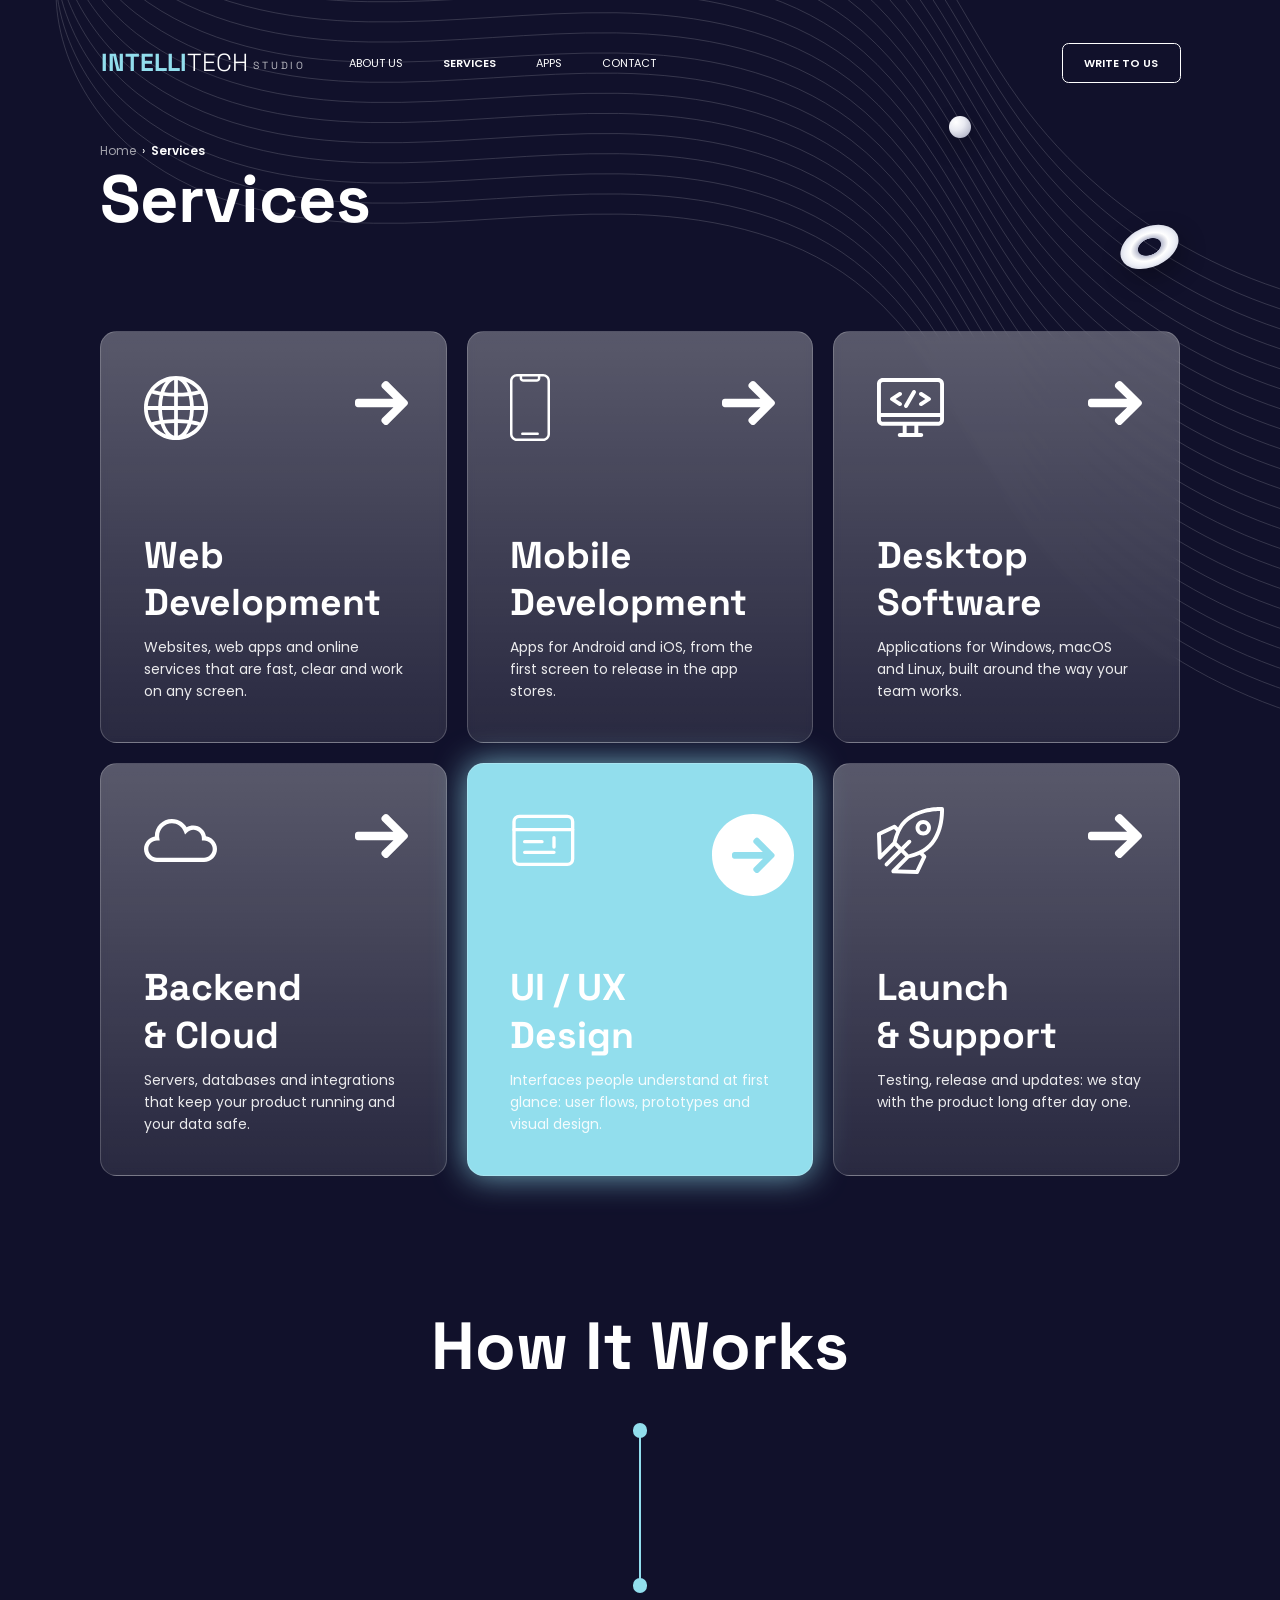
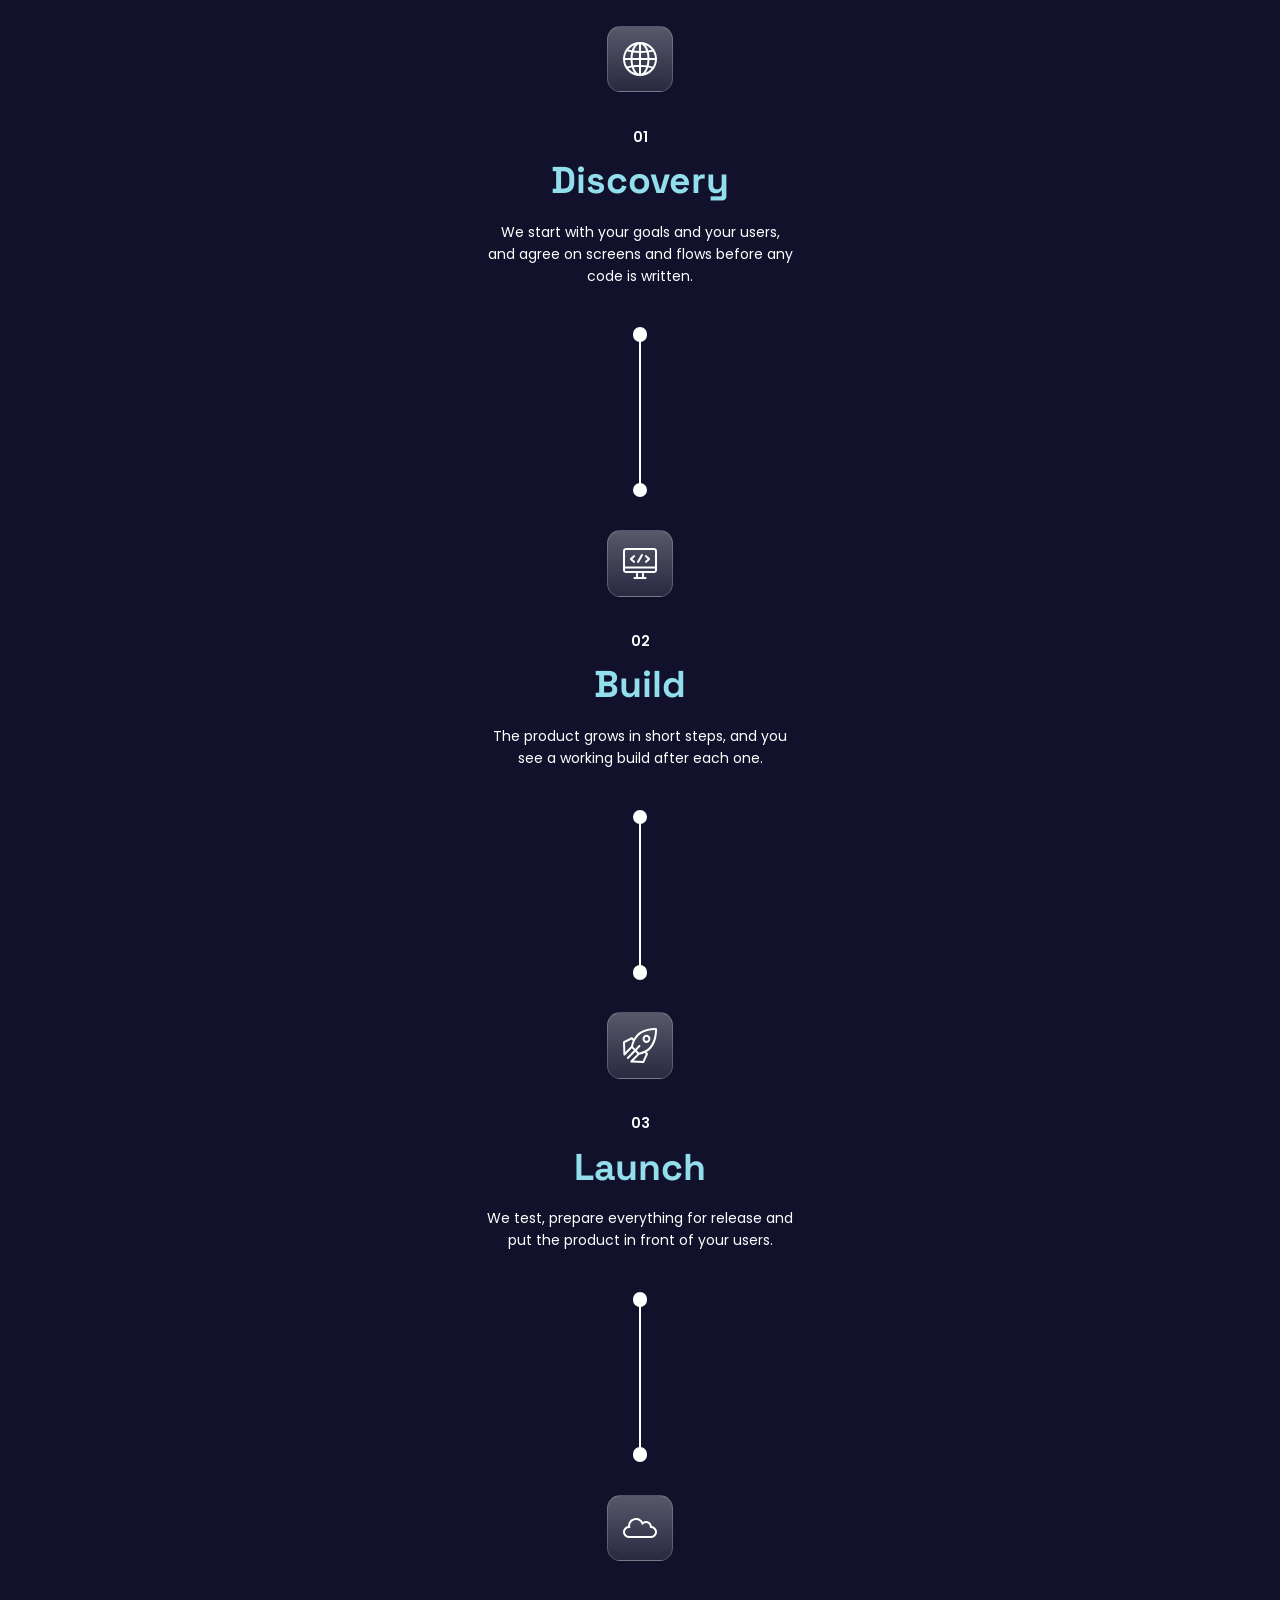
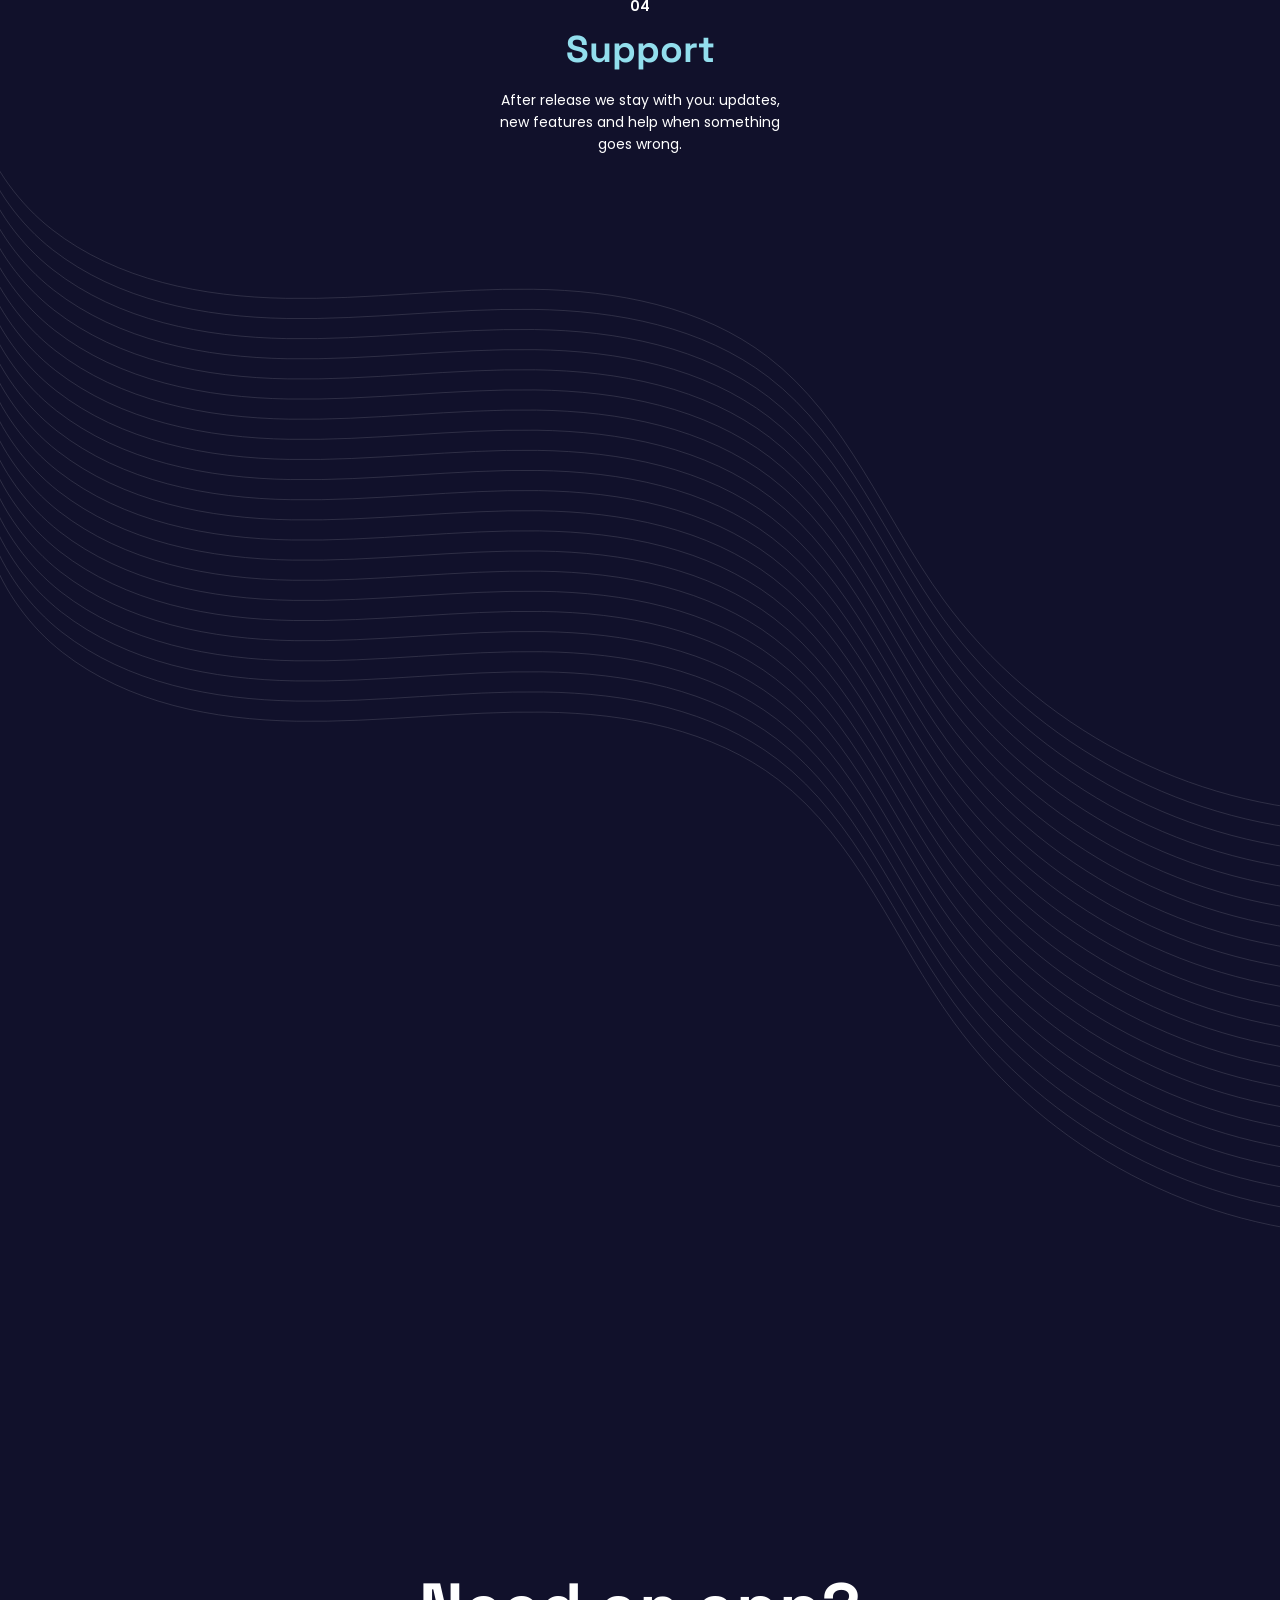
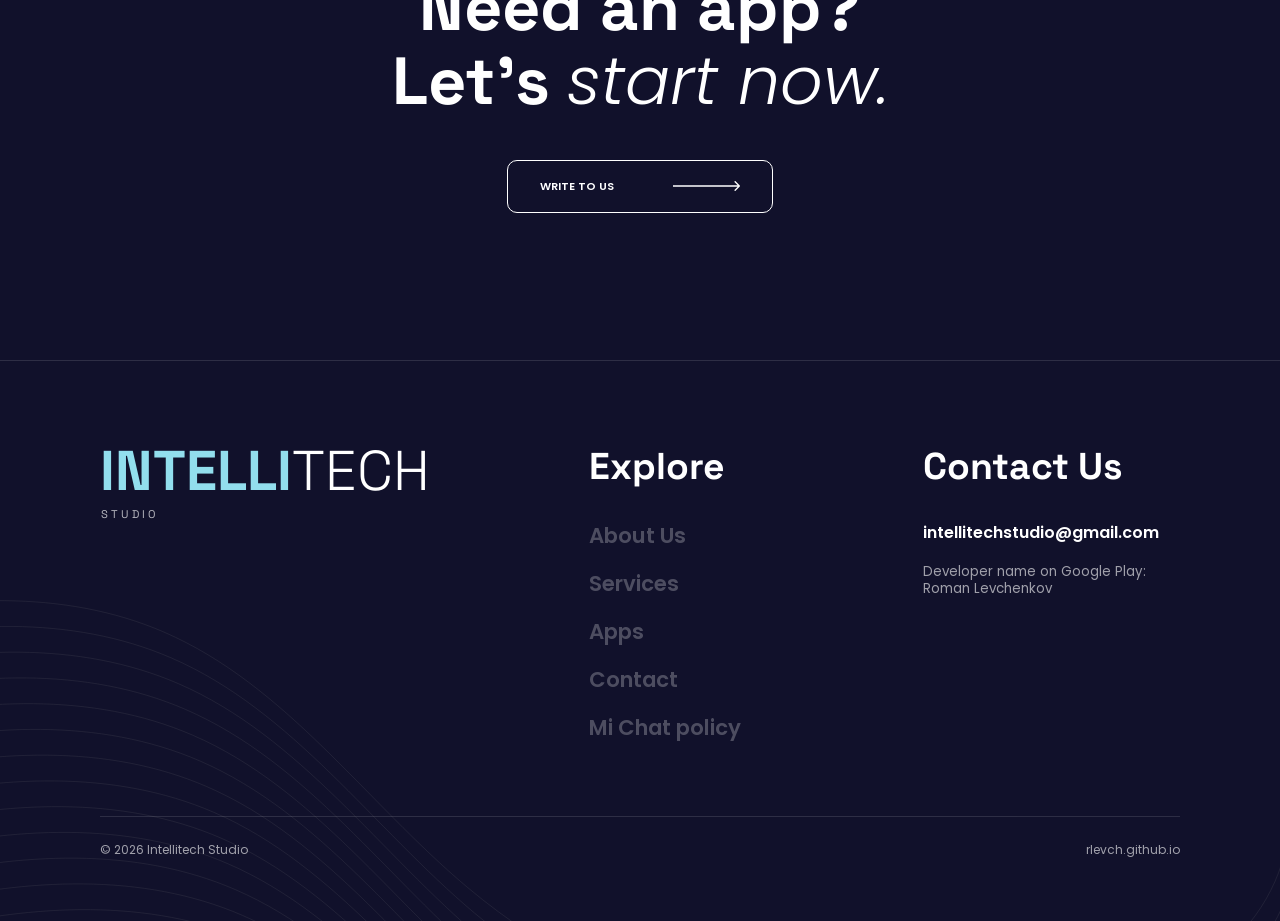
<file: services.html>
<!doctype html>
<html lang="en">
<head>
<meta charset="utf-8">
<meta name="viewport" content="width=device-width, initial-scale=1">
<title>Services - Intellitech Studio</title>
<meta name="description" content="Web development, mobile development, desktop software, backend and cloud, UI/UX design, launch and support.">
<link rel="preconnect" href="https://fonts.googleapis.com">
<link rel="preconnect" href="https://fonts.gstatic.com" crossorigin>
<link href="https://fonts.googleapis.com/css2?family=Poppins:ital,wght@0,400;0,600;1,300&family=Space+Grotesk:wght@300;400;700&display=swap" rel="stylesheet">
<link rel="stylesheet" href="styles/site.css?v=6fcd1b85">
</head>
<body>
<div class="page">
  <section class="pagehead">
    <div class="waves"><img src="assets/hero-waves.svg" alt=""></div>
    <header class="nav">
      <a class="logo" href="./"><b>Intelli</b>tech<small>Studio</small></a>
      <nav class="links">
        <a href="about.html">About Us</a>
        <a class="on" href="services.html">Services</a>
        <a href="apps.html">Apps</a>
        <a href="contact.html">Contact</a>
      </nav>
      <a class="btn small" href="contact.html">Write to us</a>
    </header>
    <span class="ball float" style="left:calc(1424 * var(--u));top:calc(174 * var(--u));width:calc(33 * var(--u));height:calc(33 * var(--u))" aria-hidden="true"></span>
    <span class="ring float" style="left:calc(1679 * var(--u));top:calc(341 * var(--u));width:calc(91 * var(--u));height:calc(60 * var(--u));animation-delay:-3s" aria-hidden="true"></span>
    <div class="title">
      <div class="crumbs"><a href="./">Home</a> &nbsp;&rsaquo;&nbsp; <b>Services</b></div>
      <h1>Services</h1>
    </div>
  </section>

  <section class="grid3">
      <a class="card" href="contact.html">
        <div class="ico"><img src="assets/icon-web.svg" alt="" style="width:calc(96 * var(--u));height:calc(96 * var(--u))"></div>
        <h3>Web<br>Development</h3>
        <p>Websites, web apps and online services that are fast, clear and work on any screen.</p>
        <img class="arr" src="assets/arrow.svg" alt=""><img class="arr circle" src="assets/arrow-circle.svg" alt="">
      </a>
      <a class="card" href="contact.html">
        <div class="ico"><img src="assets/icon-mobile.svg" alt="" style="width:calc(60 * var(--u));height:calc(100 * var(--u))"></div>
        <h3>Mobile<br>Development</h3>
        <p>Apps for Android and iOS, from the first screen to release in the app stores.</p>
        <img class="arr" src="assets/arrow.svg" alt=""><img class="arr circle" src="assets/arrow-circle.svg" alt="">
      </a>
      <a class="card" href="contact.html">
        <div class="ico"><span class="code-ico"><img src="assets/icon-code-1.svg" alt="" style="inset:5.54% 0;height:88.92%"><img src="assets/icon-code-2.svg" alt="" style="left:19.54%;top:26.18%;width:17.34%;height:21.53%"><img src="assets/icon-code-3.svg" alt="" style="left:63.12%;top:26.18%;width:17.34%;height:21.53%"><img src="assets/icon-code-4.svg" alt="" style="left:41.19%;top:23.55%;width:17.62%;height:26.79%"></span></div>
        <h3>Desktop<br>Software</h3>
        <p>Applications for Windows, macOS and Linux, built around the way your team works.</p>
        <img class="arr" src="assets/arrow.svg" alt=""><img class="arr circle" src="assets/arrow-circle.svg" alt="">
      </a>
      <a class="card" href="contact.html">
        <div class="ico"><img src="assets/icon-cloud.svg" alt="" style="width:calc(110 * var(--u));height:calc(64.45 * var(--u))"></div>
        <h3>Backend<br>&amp; Cloud</h3>
        <p>Servers, databases and integrations that keep your product running and your data safe.</p>
        <img class="arr" src="assets/arrow.svg" alt=""><img class="arr circle" src="assets/arrow-circle.svg" alt="">
      </a>
      <a class="card on" href="contact.html">
        <div class="ico"><svg class="ui" viewBox="0 0 100 100"><rect x="6" y="14" width="88" height="72" rx="8"/><path d="M6 34h88M22 52h26M22 68h44M66 46v14"/></svg></div>
        <h3>UI / UX<br>Design</h3>
        <p>Interfaces people understand at first glance: user flows, prototypes and visual design.</p>
        <img class="arr" src="assets/arrow.svg" alt=""><img class="arr circle" src="assets/arrow-circle.svg" alt="">
      </a>
      <a class="card" href="contact.html">
        <div class="ico"><img src="assets/icon-rocket.svg" alt="" style="width:calc(100 * var(--u));height:calc(100 * var(--u))"></div>
        <h3>Launch<br>&amp; Support</h3>
        <p>Testing, release and updates: we stay with the product long after day one.</p>
        <img class="arr" src="assets/arrow.svg" alt=""><img class="arr circle" src="assets/arrow-circle.svg" alt="">
      </a>
  </section>

  <section class="steps">
    <h2 class="h3">How It Works</h2>
      <div class="step"><span class="ln"></span><span class="bx"><img src="assets/icon-web.svg" alt="" style="width:calc(52 * var(--u));height:calc(52 * var(--u))"></span><span class="n">01</span><h3>Discovery</h3><p>We start with your goals and your users, and agree on screens and flows before any code is written.</p></div>
      <div class="step"><span class="ln"></span><span class="bx"><span class="code-ico"><img src="assets/icon-code-1.svg" alt="" style="inset:5.54% 0;height:88.92%"><img src="assets/icon-code-2.svg" alt="" style="left:19.54%;top:26.18%;width:17.34%;height:21.53%"><img src="assets/icon-code-3.svg" alt="" style="left:63.12%;top:26.18%;width:17.34%;height:21.53%"><img src="assets/icon-code-4.svg" alt="" style="left:41.19%;top:23.55%;width:17.62%;height:26.79%"></span></span><span class="n">02</span><h3>Build</h3><p>The product grows in short steps, and you see a working build after each one.</p></div>
      <div class="step"><span class="ln"></span><span class="bx"><img src="assets/icon-rocket.svg" alt="" style="width:calc(52 * var(--u));height:calc(52 * var(--u))"></span><span class="n">03</span><h3>Launch</h3><p>We test, prepare everything for release and put the product in front of your users.</p></div>
      <div class="step"><span class="ln"></span><span class="bx"><img src="assets/icon-cloud.svg" alt="" style="width:calc(52 * var(--u));height:calc(30.5 * var(--u))"></span><span class="n">04</span><h3>Support</h3><p>After release we stay with you: updates, new features and help when something goes wrong.</p></div>
  </section>
  <section class="cta2">
    <div class="waves"><img src="assets/hero-waves.svg" alt=""></div>
    <h2>Need an app?<br>Let&rsquo;s <span class="it">start now.</span></h2>
    <a class="btn" href="contact.html">Write to us <img src="assets/arrow-line.svg" alt=""></a>
  </section>
<footer class="footer dark">
    <img class="fw" src="assets/footer-waves.svg" alt="">
    <div><a class="logo" href="./"><b>Intelli</b>tech<small>Studio</small></a></div>
    <div class="col">
      <h3>Explore</h3>
      <a href="about.html">About Us</a>
      <a href="services.html">Services</a>
      <a href="apps.html">Apps</a>
      <a href="contact.html">Contact</a>
      <a href="michat/child-safety.html">Mi Chat policy</a>
    </div>
    <div class="col">
      <h3>Contact Us</h3>
      <a class="mailto" href="mailto:intellitechstudio@gmail.com">intellitechstudio@gmail.com</a>
      <span>Developer name on Google Play: Roman Levchenkov</span>
    </div>
    <div class="copy"><span>&copy; 2026 Intellitech Studio</span><span>rlevch.github.io</span></div>
  </footer>
</div>
</body>
</html>
</file>
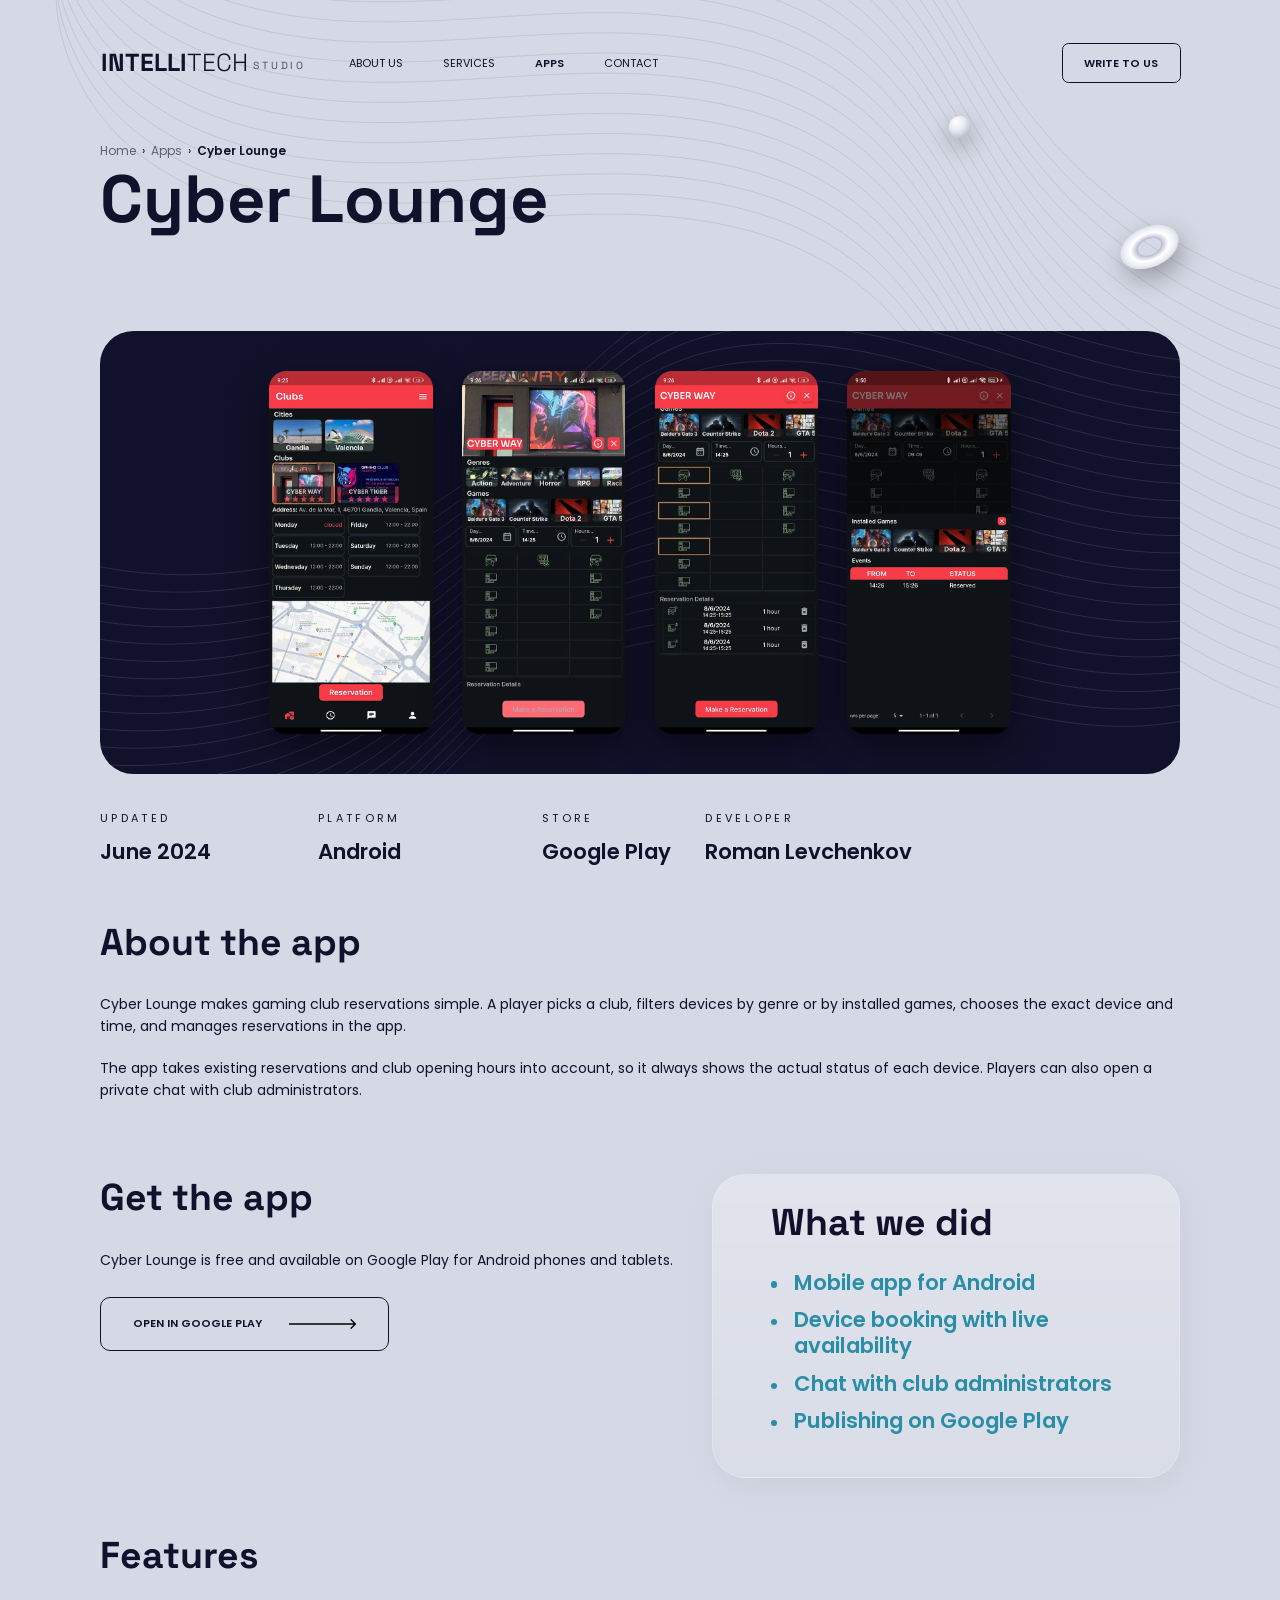
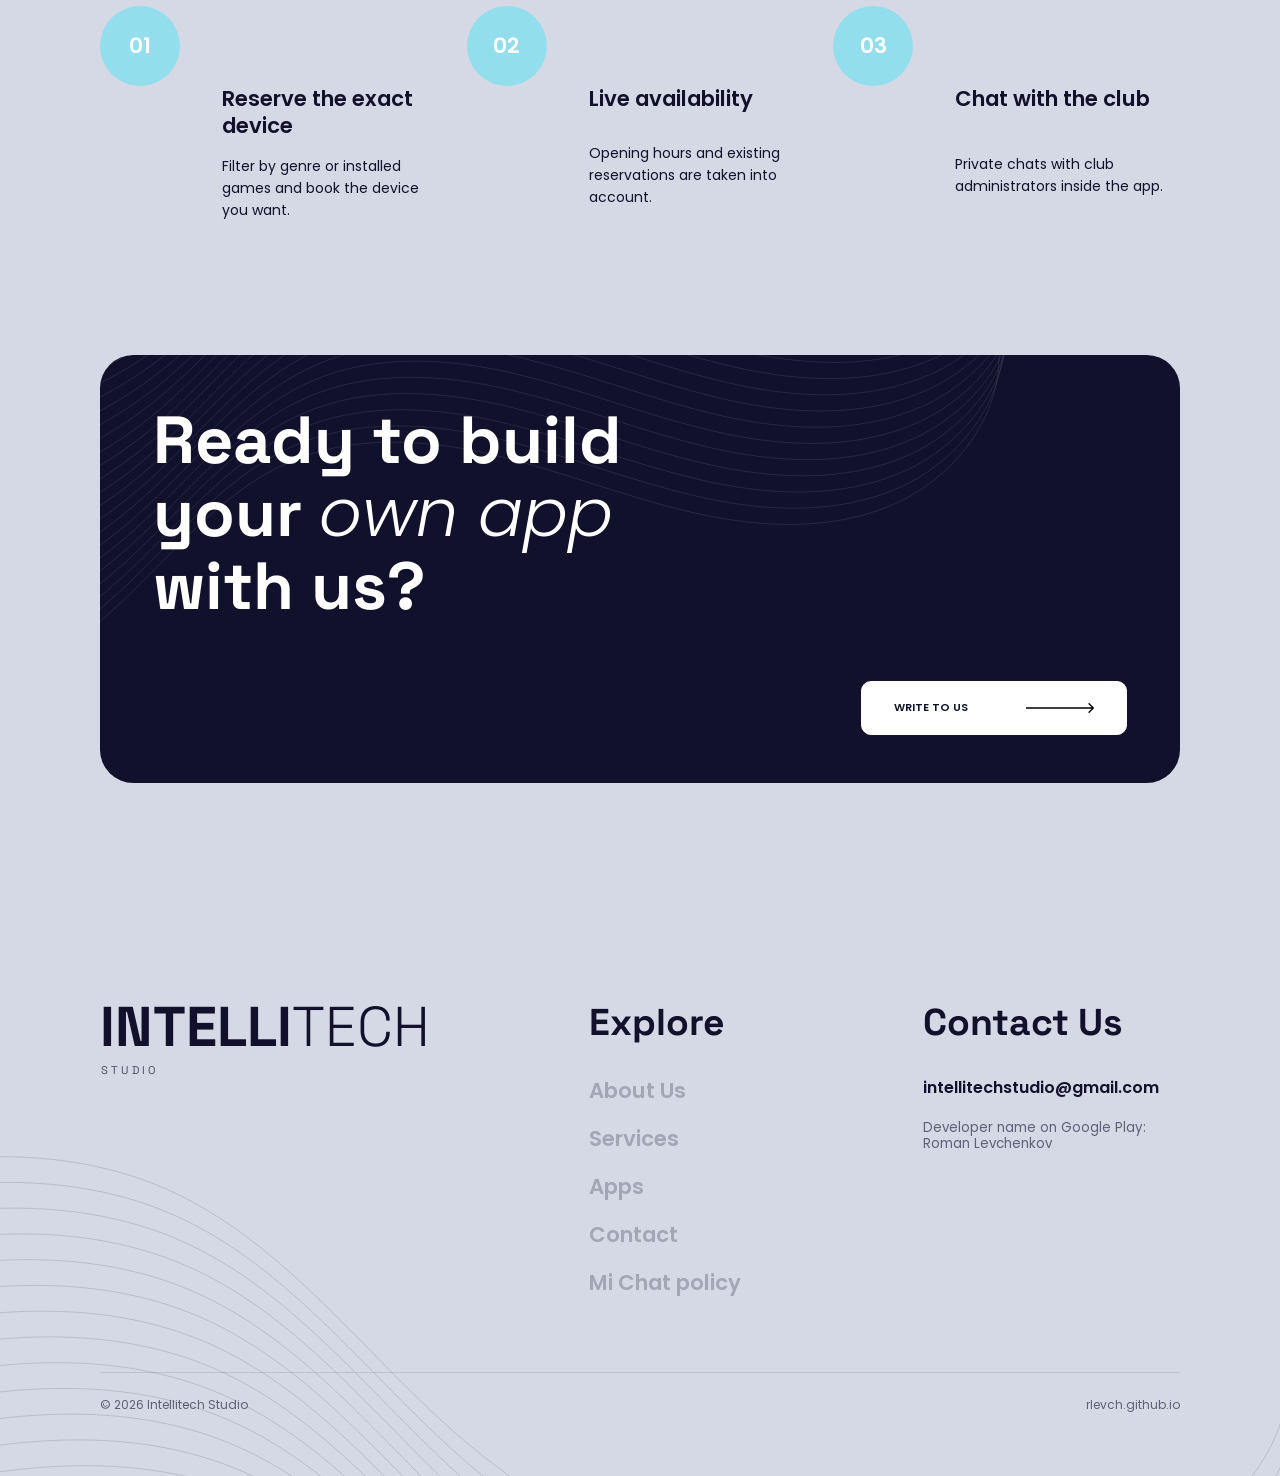
<file: apps/cyber-lounge.html>
<!doctype html>
<html lang="en">
<head>
<meta charset="utf-8">
<meta name="viewport" content="width=device-width, initial-scale=1">
<title>Cyber Lounge - Intellitech Studio</title>
<meta name="description" content="Reservations for gaming clubs: pick the exact device, the time and the games you want.">
<link rel="preconnect" href="https://fonts.googleapis.com">
<link rel="preconnect" href="https://fonts.gstatic.com" crossorigin>
<link href="https://fonts.googleapis.com/css2?family=Poppins:ital,wght@0,400;0,600;1,300&family=Space+Grotesk:wght@300;400;700&display=swap" rel="stylesheet">
<link rel="stylesheet" href="../styles/site.css?v=6fcd1b85">
</head>
<body class="lightp">
<div class="page">
  <section class="pagehead">
    <div class="waves"><img src="../assets/hero-waves.svg" alt=""></div>
    <header class="nav">
      <a class="logo" href="../"><b>Intelli</b>tech<small>Studio</small></a>
      <nav class="links">
        <a href="../about.html">About Us</a>
        <a href="../services.html">Services</a>
        <a class="on" href="../apps.html">Apps</a>
        <a href="../contact.html">Contact</a>
      </nav>
      <a class="btn small" href="../contact.html">Write to us</a>
    </header>
    <span class="ball float" style="left:calc(1424 * var(--u));top:calc(174 * var(--u));width:calc(33 * var(--u));height:calc(33 * var(--u))" aria-hidden="true"></span>
    <span class="ring float" style="left:calc(1679 * var(--u));top:calc(341 * var(--u));width:calc(91 * var(--u));height:calc(60 * var(--u));animation-delay:-3s" aria-hidden="true"></span>
    <div class="title">
      <div class="crumbs"><a href="../">Home</a> &nbsp;&rsaquo;&nbsp; <a href="../apps.html">Apps</a> &nbsp;&rsaquo;&nbsp; <b>Cyber Lounge</b></div>
      <h1>Cyber Lounge</h1>
    </div>
  </section>

  <div class="shotbox">
    <span class="wv"></span>
      <img src="../assets/apps/cyberlounge-1.webp" alt="Cyber Lounge screenshot 1" loading="lazy">
      <img src="../assets/apps/cyberlounge-2.webp" alt="Cyber Lounge screenshot 2" loading="lazy">
      <img src="../assets/apps/cyberlounge-3.webp" alt="Cyber Lounge screenshot 3" loading="lazy">
      <img src="../assets/apps/cyberlounge-4.webp" alt="Cyber Lounge screenshot 4" loading="lazy">
  </div>
  <section class="meta4">
    <div><span class="cap">Updated</span><b class="h6">June 2024</b></div>
    <div><span class="cap">Platform</span><b class="h6">Android</b></div>
    <div><span class="cap">Store</span><b class="h6">Google Play</b></div>
    <div><span class="cap">Developer</span><b class="h6">Roman Levchenkov</b></div>
  </section>

  <section class="blk">
    <h2>About the app</h2>
    <p style="margin-bottom:calc(30 * var(--u))">Cyber Lounge makes gaming club reservations simple. A player picks a club, filters devices by genre or by installed games, chooses the exact device and time, and manages reservations in the app.</p><p style="margin-bottom:calc(30 * var(--u))">The app takes existing reservations and club opening hours into account, so it always shows the actual status of each device. Players can also open a private chat with club administrators.</p>
  </section>

  <section class="blk two">
    <div>
      <h2>Get the app</h2>
      <p>Cyber Lounge is free and available on Google Play for Android phones and tablets.</p>
      <p style="margin-top:calc(40 * var(--u))"><a class="btn" href="https://play.google.com/store/apps/details?id=com.intellitechsolutions.gamingclubreservation">Open in Google Play <img src="../assets/arrow-line.svg" alt=""></a></p>
    </div>
    <div class="strat">
      <h2>What we did</h2>
      <ul class="h6"><li>Mobile app for Android</li><li>Device booking with live availability</li><li>Chat with club administrators</li><li>Publishing on Google Play</li></ul>
    </div>
  </section>

  <section class="blk">
    <h2>Features</h2>
    <div class="res">
      <div><i class="h6">01</i><h3 class="h6">Reserve the exact device</h3><p>Filter by genre or installed games and book the device you want.</p></div>
      <div><i class="h6">02</i><h3 class="h6">Live availability</h3><p>Opening hours and existing reservations are taken into account.</p></div>
      <div><i class="h6">03</i><h3 class="h6">Chat with the club</h3><p>Private chats with club administrators inside the app.</p></div>
    </div>
  </section>

  <section class="bigcta">
    <span class="wv"></span>
    <h2 class="h3">Ready to build<br>your <span class="it">own app</span><br>with us?</h2>
    <a class="btn" href="../contact.html">Write to us <img src="../assets/arrow-line.svg" alt=""></a>
  </section>
<footer class="light footer">
    <img class="fw" src="../assets/footer-waves.svg" alt="">
    <div><a class="logo" href="../"><b>Intelli</b>tech<small>Studio</small></a></div>
    <div class="col">
      <h3>Explore</h3>
      <a href="../about.html">About Us</a>
      <a href="../services.html">Services</a>
      <a href="../apps.html">Apps</a>
      <a href="../contact.html">Contact</a>
      <a href="../michat/child-safety.html">Mi Chat policy</a>
    </div>
    <div class="col">
      <h3>Contact Us</h3>
      <a class="mailto" href="mailto:intellitechstudio@gmail.com">intellitechstudio@gmail.com</a>
      <span>Developer name on Google Play: Roman Levchenkov</span>
    </div>
    <div class="copy"><span>&copy; 2026 Intellitech Studio</span><span>rlevch.github.io</span></div>
  </footer>
</div>
</body>
</html>
</file>
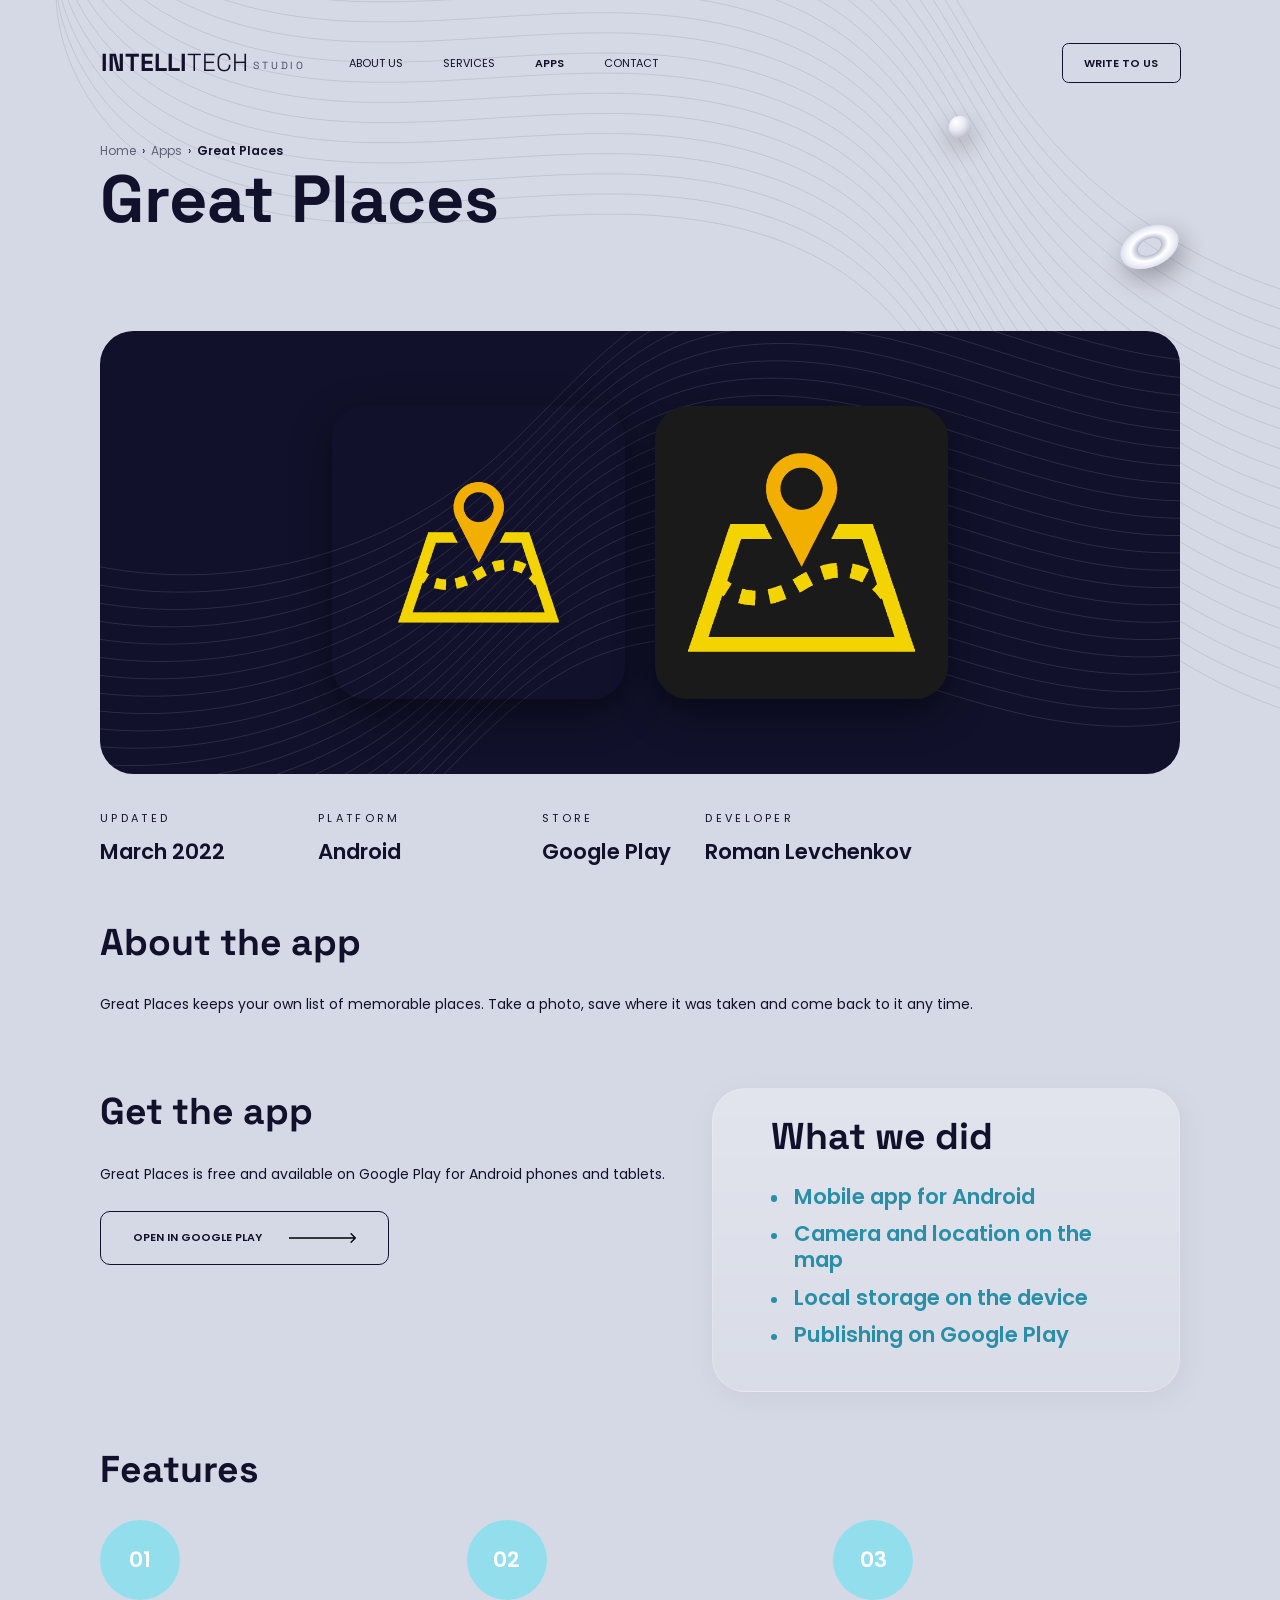
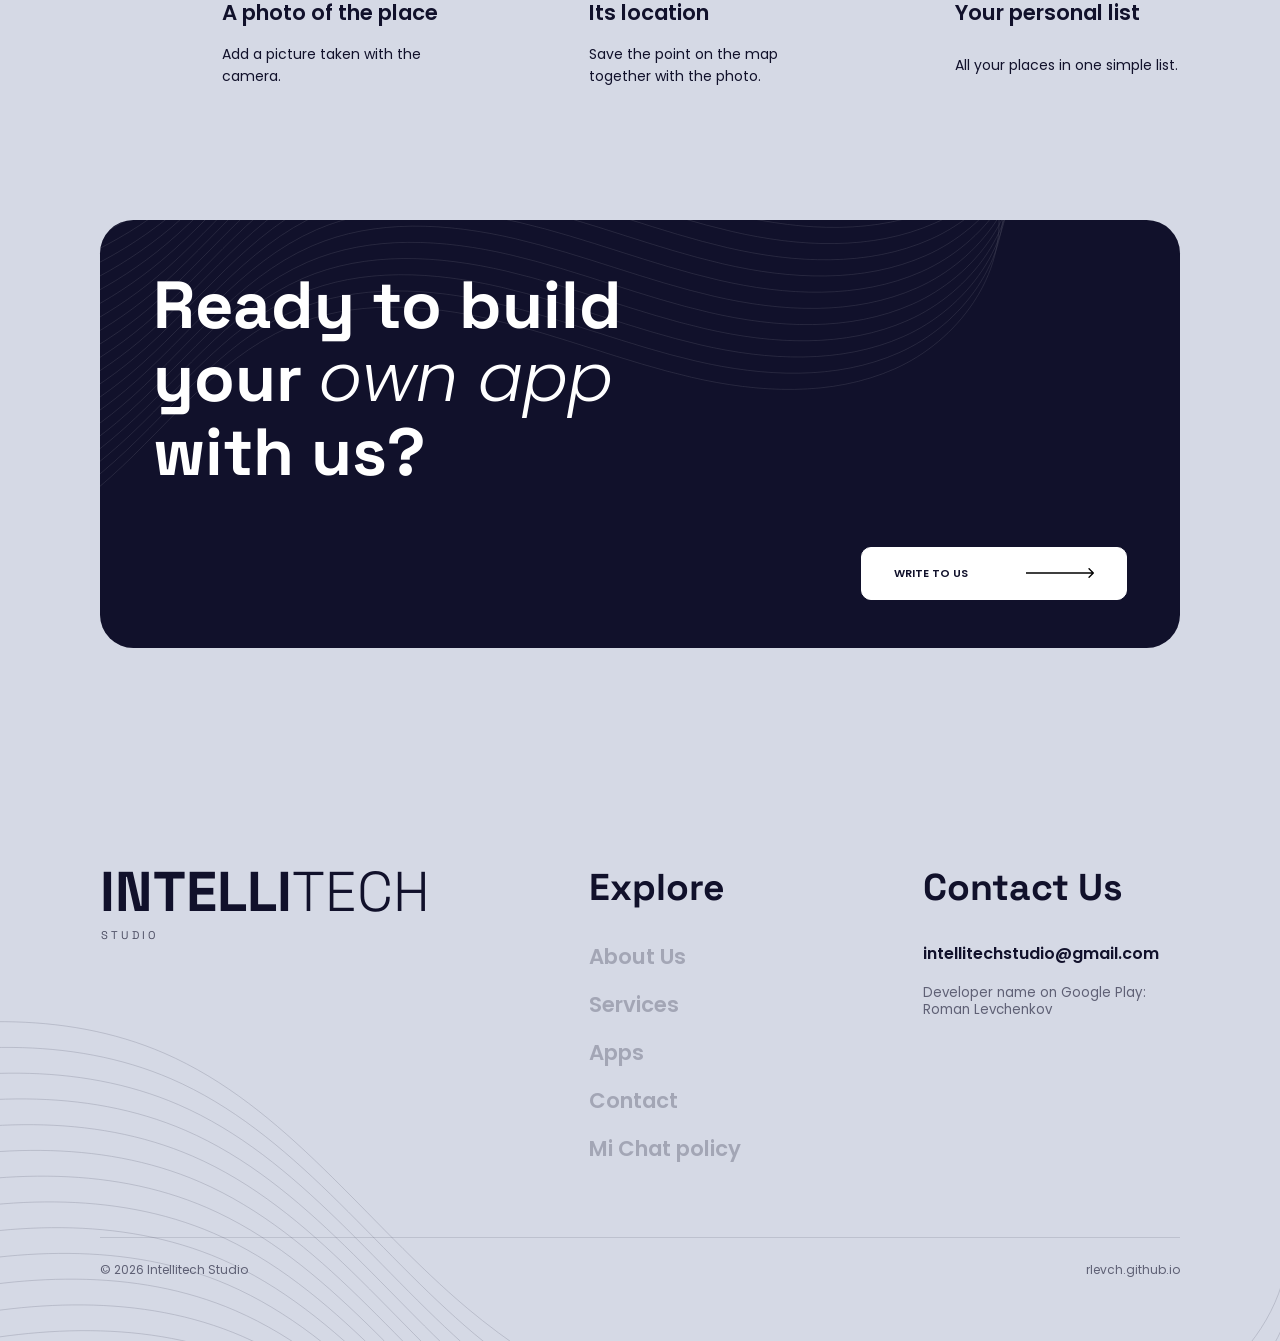
<file: apps/great-places.html>
<!doctype html>
<html lang="en">
<head>
<meta charset="utf-8">
<meta name="viewport" content="width=device-width, initial-scale=1">
<title>Great Places - Intellitech Studio</title>
<meta name="description" content="Save photos and locations of the great places you have been to.">
<link rel="preconnect" href="https://fonts.googleapis.com">
<link rel="preconnect" href="https://fonts.gstatic.com" crossorigin>
<link href="https://fonts.googleapis.com/css2?family=Poppins:ital,wght@0,400;0,600;1,300&family=Space+Grotesk:wght@300;400;700&display=swap" rel="stylesheet">
<link rel="stylesheet" href="../styles/site.css?v=6fcd1b85">
</head>
<body class="lightp">
<div class="page">
  <section class="pagehead">
    <div class="waves"><img src="../assets/hero-waves.svg" alt=""></div>
    <header class="nav">
      <a class="logo" href="../"><b>Intelli</b>tech<small>Studio</small></a>
      <nav class="links">
        <a href="../about.html">About Us</a>
        <a href="../services.html">Services</a>
        <a class="on" href="../apps.html">Apps</a>
        <a href="../contact.html">Contact</a>
      </nav>
      <a class="btn small" href="../contact.html">Write to us</a>
    </header>
    <span class="ball float" style="left:calc(1424 * var(--u));top:calc(174 * var(--u));width:calc(33 * var(--u));height:calc(33 * var(--u))" aria-hidden="true"></span>
    <span class="ring float" style="left:calc(1679 * var(--u));top:calc(341 * var(--u));width:calc(91 * var(--u));height:calc(60 * var(--u));animation-delay:-3s" aria-hidden="true"></span>
    <div class="title">
      <div class="crumbs"><a href="../">Home</a> &nbsp;&rsaquo;&nbsp; <a href="../apps.html">Apps</a> &nbsp;&rsaquo;&nbsp; <b>Great Places</b></div>
      <h1>Great Places</h1>
    </div>
  </section>

  <div class="shotbox">
    <span class="wv"></span>
      <img class="sq" src="../assets/apps/greatplaces-1.webp" alt="Great Places screenshot 1" loading="lazy">
      <img class="sq" src="../assets/apps/greatplaces-2.webp" alt="Great Places screenshot 2" loading="lazy">
  </div>
  <section class="meta4">
    <div><span class="cap">Updated</span><b class="h6">March 2022</b></div>
    <div><span class="cap">Platform</span><b class="h6">Android</b></div>
    <div><span class="cap">Store</span><b class="h6">Google Play</b></div>
    <div><span class="cap">Developer</span><b class="h6">Roman Levchenkov</b></div>
  </section>

  <section class="blk">
    <h2>About the app</h2>
    <p style="margin-bottom:calc(30 * var(--u))">Great Places keeps your own list of memorable places. Take a photo, save where it was taken and come back to it any time.</p>
  </section>

  <section class="blk two">
    <div>
      <h2>Get the app</h2>
      <p>Great Places is free and available on Google Play for Android phones and tablets.</p>
      <p style="margin-top:calc(40 * var(--u))"><a class="btn" href="https://play.google.com/store/apps/details?id=com.rlevch.great_places">Open in Google Play <img src="../assets/arrow-line.svg" alt=""></a></p>
    </div>
    <div class="strat">
      <h2>What we did</h2>
      <ul class="h6"><li>Mobile app for Android</li><li>Camera and location on the map</li><li>Local storage on the device</li><li>Publishing on Google Play</li></ul>
    </div>
  </section>

  <section class="blk">
    <h2>Features</h2>
    <div class="res">
      <div><i class="h6">01</i><h3 class="h6">A photo of the place</h3><p>Add a picture taken with the camera.</p></div>
      <div><i class="h6">02</i><h3 class="h6">Its location</h3><p>Save the point on the map together with the photo.</p></div>
      <div><i class="h6">03</i><h3 class="h6">Your personal list</h3><p>All your places in one simple list.</p></div>
    </div>
  </section>

  <section class="bigcta">
    <span class="wv"></span>
    <h2 class="h3">Ready to build<br>your <span class="it">own app</span><br>with us?</h2>
    <a class="btn" href="../contact.html">Write to us <img src="../assets/arrow-line.svg" alt=""></a>
  </section>
<footer class="light footer">
    <img class="fw" src="../assets/footer-waves.svg" alt="">
    <div><a class="logo" href="../"><b>Intelli</b>tech<small>Studio</small></a></div>
    <div class="col">
      <h3>Explore</h3>
      <a href="../about.html">About Us</a>
      <a href="../services.html">Services</a>
      <a href="../apps.html">Apps</a>
      <a href="../contact.html">Contact</a>
      <a href="../michat/child-safety.html">Mi Chat policy</a>
    </div>
    <div class="col">
      <h3>Contact Us</h3>
      <a class="mailto" href="mailto:intellitechstudio@gmail.com">intellitechstudio@gmail.com</a>
      <span>Developer name on Google Play: Roman Levchenkov</span>
    </div>
    <div class="copy"><span>&copy; 2026 Intellitech Studio</span><span>rlevch.github.io</span></div>
  </footer>
</div>
</body>
</html>
</file>
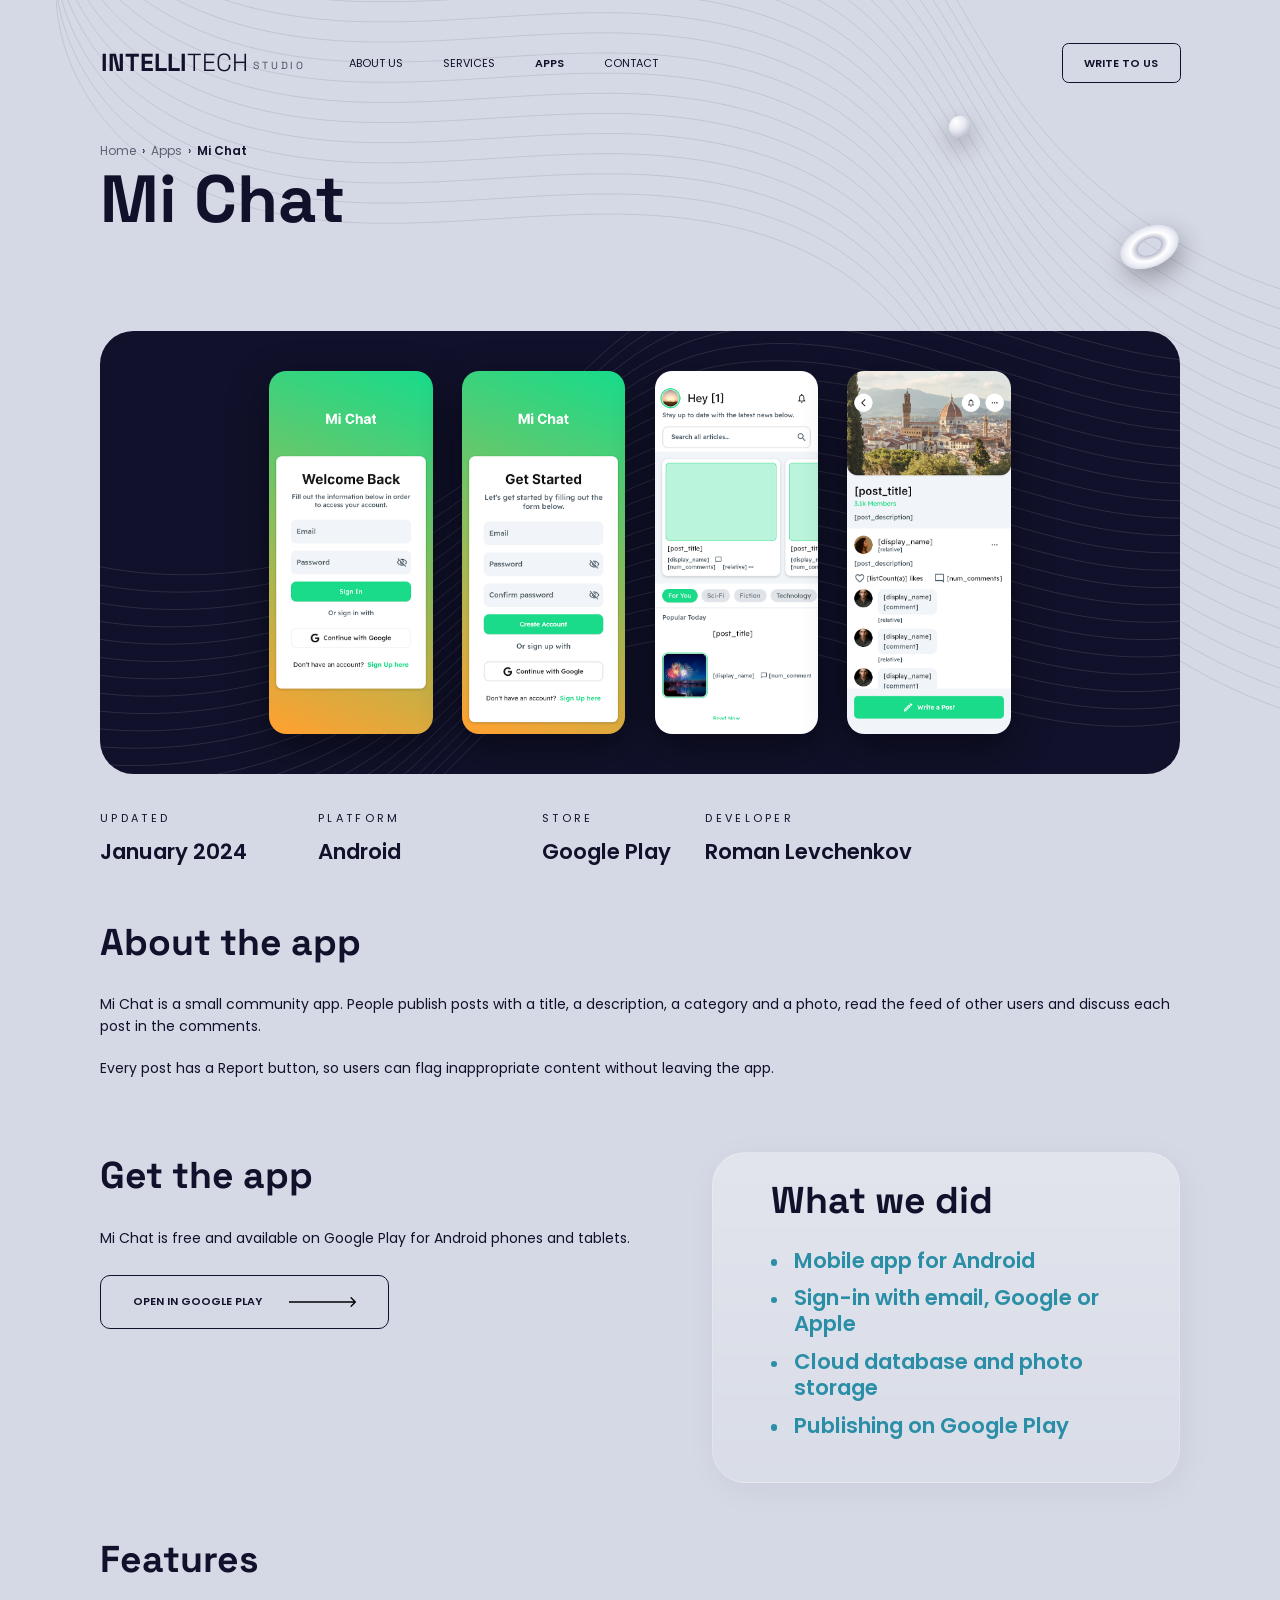
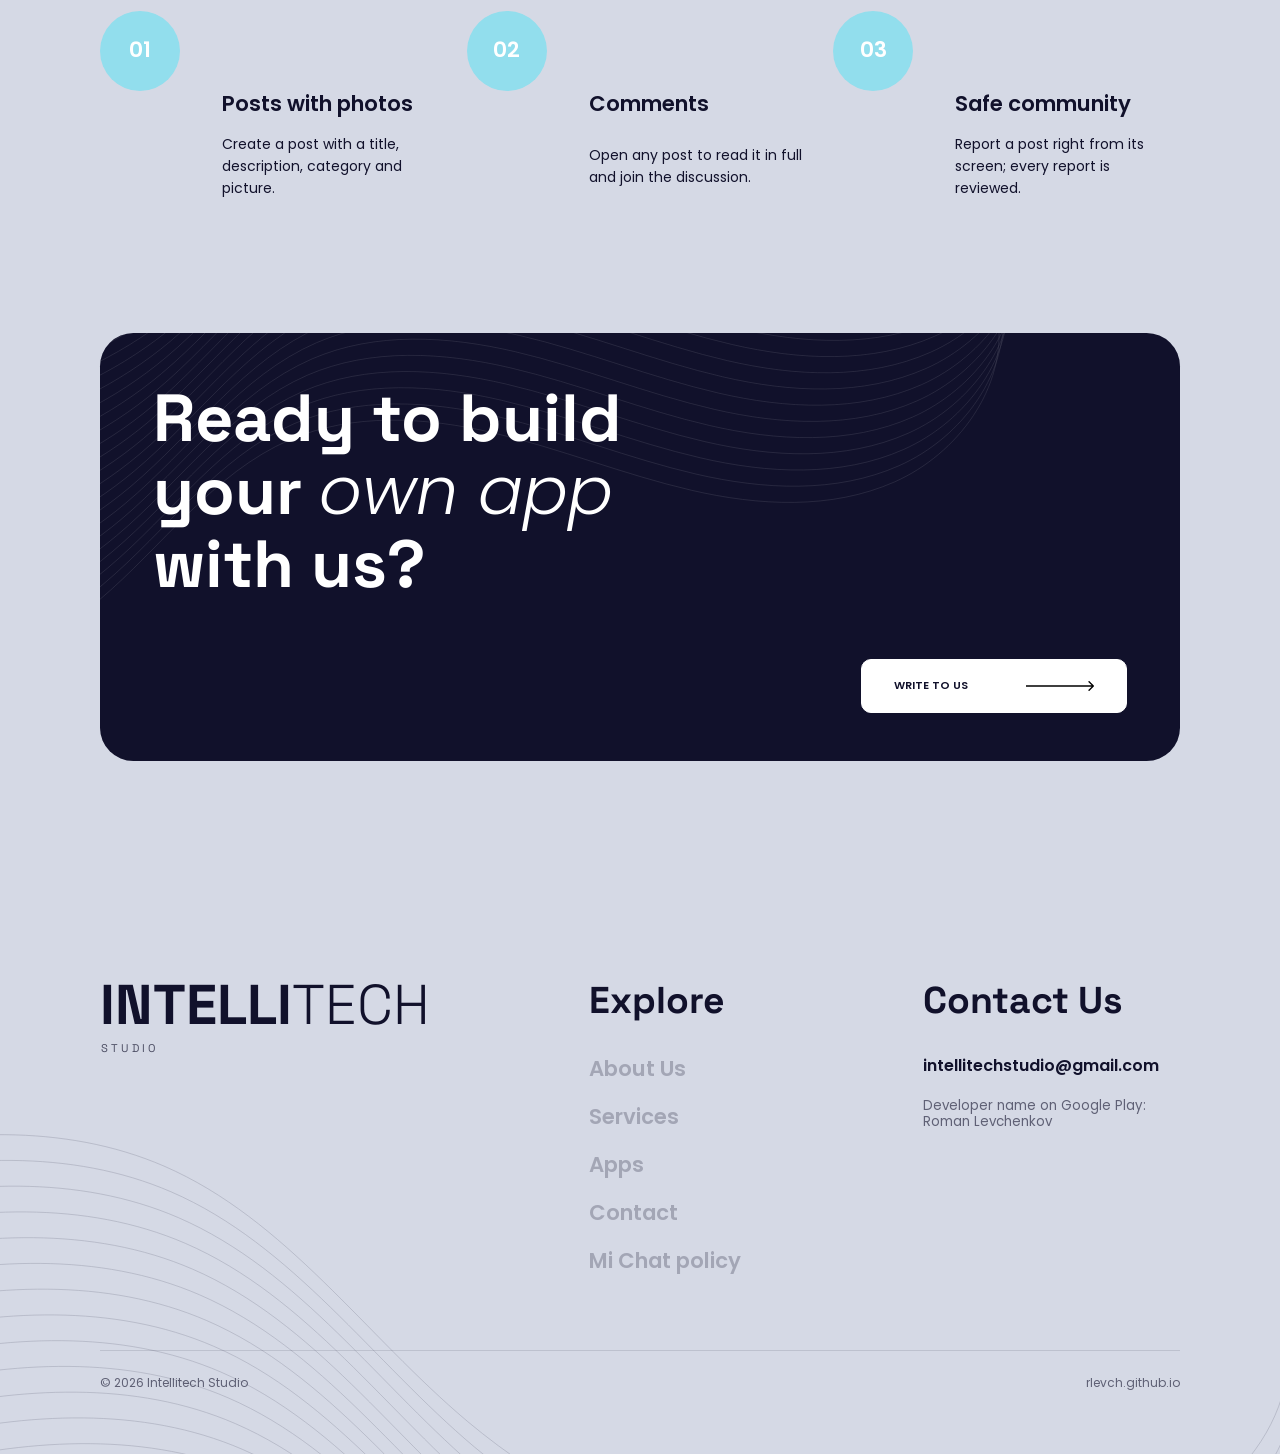
<file: apps/michat.html>
<!doctype html>
<html lang="en">
<head>
<meta charset="utf-8">
<meta name="viewport" content="width=device-width, initial-scale=1">
<title>Mi Chat - Intellitech Studio</title>
<meta name="description" content="A community app for sharing posts with photos and talking about them in the comments.">
<link rel="preconnect" href="https://fonts.googleapis.com">
<link rel="preconnect" href="https://fonts.gstatic.com" crossorigin>
<link href="https://fonts.googleapis.com/css2?family=Poppins:ital,wght@0,400;0,600;1,300&family=Space+Grotesk:wght@300;400;700&display=swap" rel="stylesheet">
<link rel="stylesheet" href="../styles/site.css?v=6fcd1b85">
</head>
<body class="lightp">
<div class="page">
  <section class="pagehead">
    <div class="waves"><img src="../assets/hero-waves.svg" alt=""></div>
    <header class="nav">
      <a class="logo" href="../"><b>Intelli</b>tech<small>Studio</small></a>
      <nav class="links">
        <a href="../about.html">About Us</a>
        <a href="../services.html">Services</a>
        <a class="on" href="../apps.html">Apps</a>
        <a href="../contact.html">Contact</a>
      </nav>
      <a class="btn small" href="../contact.html">Write to us</a>
    </header>
    <span class="ball float" style="left:calc(1424 * var(--u));top:calc(174 * var(--u));width:calc(33 * var(--u));height:calc(33 * var(--u))" aria-hidden="true"></span>
    <span class="ring float" style="left:calc(1679 * var(--u));top:calc(341 * var(--u));width:calc(91 * var(--u));height:calc(60 * var(--u));animation-delay:-3s" aria-hidden="true"></span>
    <div class="title">
      <div class="crumbs"><a href="../">Home</a> &nbsp;&rsaquo;&nbsp; <a href="../apps.html">Apps</a> &nbsp;&rsaquo;&nbsp; <b>Mi Chat</b></div>
      <h1>Mi Chat</h1>
    </div>
  </section>

  <div class="shotbox">
    <span class="wv"></span>
      <img src="../assets/apps/michat-1.webp" alt="Mi Chat screenshot 1" loading="lazy">
      <img src="../assets/apps/michat-2.webp" alt="Mi Chat screenshot 2" loading="lazy">
      <img src="../assets/apps/michat-3.webp" alt="Mi Chat screenshot 3" loading="lazy">
      <img src="../assets/apps/michat-4.webp" alt="Mi Chat screenshot 4" loading="lazy">
  </div>
  <section class="meta4">
    <div><span class="cap">Updated</span><b class="h6">January 2024</b></div>
    <div><span class="cap">Platform</span><b class="h6">Android</b></div>
    <div><span class="cap">Store</span><b class="h6">Google Play</b></div>
    <div><span class="cap">Developer</span><b class="h6">Roman Levchenkov</b></div>
  </section>

  <section class="blk">
    <h2>About the app</h2>
    <p style="margin-bottom:calc(30 * var(--u))">Mi Chat is a small community app. People publish posts with a title, a description, a category and a photo, read the feed of other users and discuss each post in the comments.</p><p style="margin-bottom:calc(30 * var(--u))">Every post has a Report button, so users can flag inappropriate content without leaving the app.</p>
  </section>

  <section class="blk two">
    <div>
      <h2>Get the app</h2>
      <p>Mi Chat is free and available on Google Play for Android phones and tablets.</p>
      <p style="margin-top:calc(40 * var(--u))"><a class="btn" href="https://play.google.com/store/apps/details?id=com.intellitechsolutions.michat">Open in Google Play <img src="../assets/arrow-line.svg" alt=""></a></p>
    </div>
    <div class="strat">
      <h2>What we did</h2>
      <ul class="h6"><li>Mobile app for Android</li><li>Sign-in with email, Google or Apple</li><li>Cloud database and photo storage</li><li>Publishing on Google Play</li></ul>
    </div>
  </section>

  <section class="blk">
    <h2>Features</h2>
    <div class="res">
      <div><i class="h6">01</i><h3 class="h6">Posts with photos</h3><p>Create a post with a title, description, category and picture.</p></div>
      <div><i class="h6">02</i><h3 class="h6">Comments</h3><p>Open any post to read it in full and join the discussion.</p></div>
      <div><i class="h6">03</i><h3 class="h6">Safe community</h3><p>Report a post right from its screen; every report is reviewed.</p></div>
    </div>
  </section>

  <section class="bigcta">
    <span class="wv"></span>
    <h2 class="h3">Ready to build<br>your <span class="it">own app</span><br>with us?</h2>
    <a class="btn" href="../contact.html">Write to us <img src="../assets/arrow-line.svg" alt=""></a>
  </section>
<footer class="light footer">
    <img class="fw" src="../assets/footer-waves.svg" alt="">
    <div><a class="logo" href="../"><b>Intelli</b>tech<small>Studio</small></a></div>
    <div class="col">
      <h3>Explore</h3>
      <a href="../about.html">About Us</a>
      <a href="../services.html">Services</a>
      <a href="../apps.html">Apps</a>
      <a href="../contact.html">Contact</a>
      <a href="../michat/child-safety.html">Mi Chat policy</a>
    </div>
    <div class="col">
      <h3>Contact Us</h3>
      <a class="mailto" href="mailto:intellitechstudio@gmail.com">intellitechstudio@gmail.com</a>
      <span>Developer name on Google Play: Roman Levchenkov</span>
    </div>
    <div class="copy"><span>&copy; 2026 Intellitech Studio</span><span>rlevch.github.io</span></div>
  </footer>
</div>
</body>
</html>
</file>
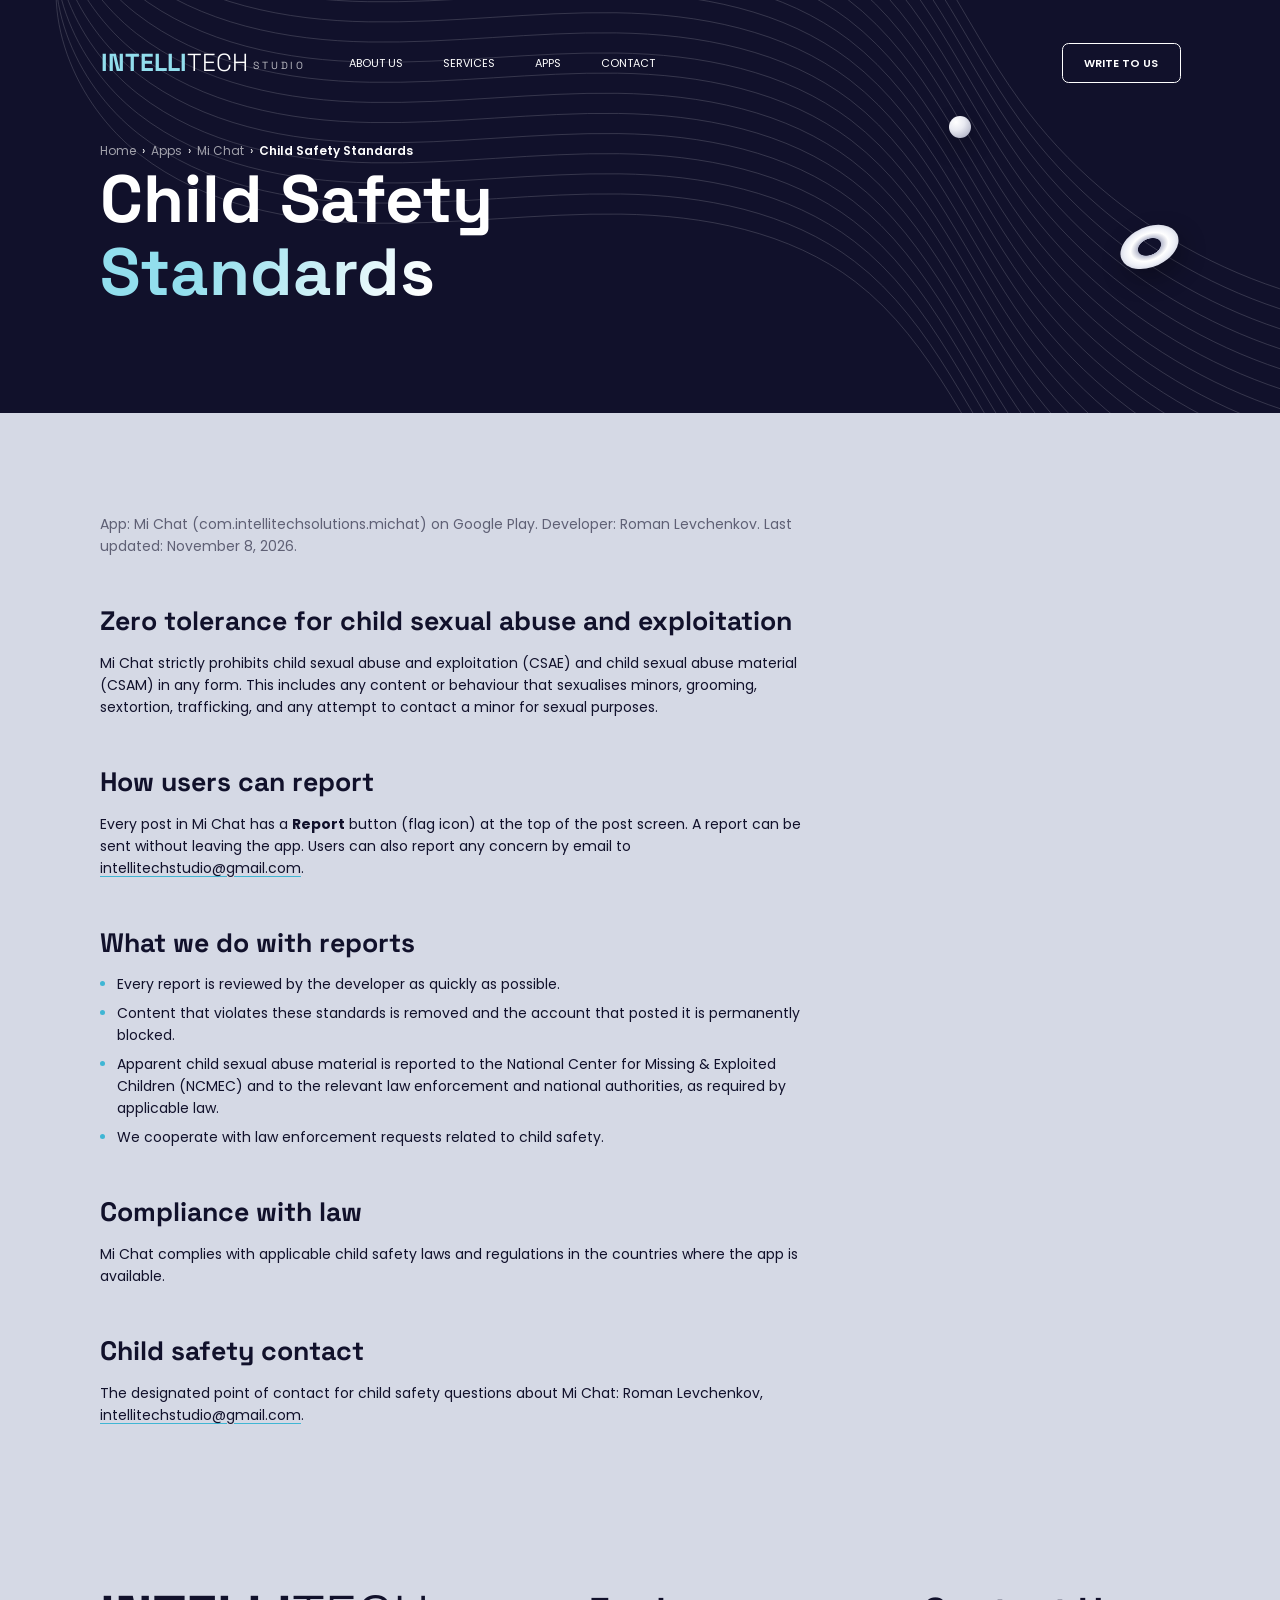
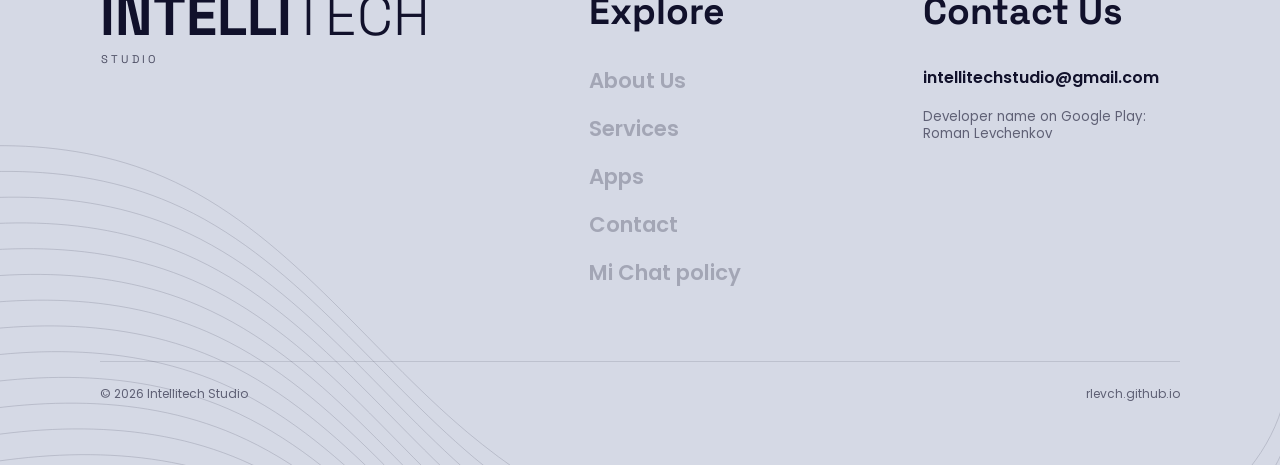
<file: michat/child-safety.html>
<!doctype html>
<html lang="en">
<head>
<meta charset="utf-8">
<meta name="viewport" content="width=device-width, initial-scale=1">
<title>Mi Chat - Child Safety Standards</title>
<meta name="description" content="Child safety standards of the Mi Chat app.">
<link rel="preconnect" href="https://fonts.googleapis.com">
<link rel="preconnect" href="https://fonts.gstatic.com" crossorigin>
<link href="https://fonts.googleapis.com/css2?family=Poppins:ital,wght@0,400;0,600;1,300&family=Space+Grotesk:wght@300;400;700&display=swap" rel="stylesheet">
<link rel="stylesheet" href="../styles/site.css?v=6fcd1b85">
</head>
<body>
<div class="page">
  <section class="pagehead" style="height:calc(620 * var(--u))">
    <div class="waves"><img src="../assets/hero-waves.svg" alt=""></div>
    <header class="nav">
      <a class="logo" href="../"><b>Intelli</b>tech<small>Studio</small></a>
      <nav class="links">
        <a href="../about.html">About Us</a>
        <a href="../services.html">Services</a>
        <a href="../apps.html">Apps</a>
        <a href="../contact.html">Contact</a>
      </nav>
      <a class="btn small" href="../contact.html">Write to us</a>
    </header>
    <span class="ball float" style="left:calc(1424 * var(--u));top:calc(174 * var(--u));width:calc(33 * var(--u));height:calc(33 * var(--u))" aria-hidden="true"></span>
    <span class="ring float" style="left:calc(1679 * var(--u));top:calc(341 * var(--u));width:calc(91 * var(--u));height:calc(60 * var(--u));animation-delay:-3s" aria-hidden="true"></span>
    <div class="title">
      <div class="crumbs"><a href="../">Home</a> &nbsp;&rsaquo;&nbsp; <a href="../apps.html">Apps</a> &nbsp;&rsaquo;&nbsp; <a href="../apps/michat.html">Mi Chat</a> &nbsp;&rsaquo;&nbsp; <b>Child Safety Standards</b></div>
      <h1>Child Safety<br><span class="gr">Standards</span></h1>
    </div>
  </section>
  <div class="light">
  <main class="doc">
<p class="meta">App: Mi Chat (com.intellitechsolutions.michat) on Google Play. Developer: Roman Levchenkov. Last updated: November 8, 2026.</p>

<h2>Zero tolerance for child sexual abuse and exploitation</h2>
<p>Mi Chat strictly prohibits child sexual abuse and exploitation (CSAE) and child sexual abuse material (CSAM) in any form. This includes any content or behaviour that sexualises minors, grooming, sextortion, trafficking, and any attempt to contact a minor for sexual purposes.</p>

<h2>How users can report</h2>
<p>Every post in Mi Chat has a <strong>Report</strong> button (flag icon) at the top of the post screen. A report can be sent without leaving the app. Users can also report any concern by email to <a href="mailto:intellitechstudio@gmail.com">intellitechstudio@gmail.com</a>.</p>

<h2>What we do with reports</h2>
<ul>
  <li>Every report is reviewed by the developer as quickly as possible.</li>
  <li>Content that violates these standards is removed and the account that posted it is permanently blocked.</li>
  <li>Apparent child sexual abuse material is reported to the National Center for Missing &amp; Exploited Children (NCMEC) and to the relevant law enforcement and national authorities, as required by applicable law.</li>
  <li>We cooperate with law enforcement requests related to child safety.</li>
</ul>

<h2>Compliance with law</h2>
<p>Mi Chat complies with applicable child safety laws and regulations in the countries where the app is available.</p>

<h2>Child safety contact</h2>
<p>The designated point of contact for child safety questions about Mi Chat: Roman Levchenkov, <a href="mailto:intellitechstudio@gmail.com">intellitechstudio@gmail.com</a>.</p>
  </main>
  </div>
  <footer class="light footer">
    <img class="fw" src="../assets/footer-waves.svg" alt="">
    <div><a class="logo" href="../"><b>Intelli</b>tech<small>Studio</small></a></div>
    <div class="col">
      <h3>Explore</h3>
      <a href="../about.html">About Us</a>
      <a href="../services.html">Services</a>
      <a href="../apps.html">Apps</a>
      <a href="../contact.html">Contact</a>
      <a href="../michat/child-safety.html">Mi Chat policy</a>
    </div>
    <div class="col">
      <h3>Contact Us</h3>
      <a class="mailto" href="mailto:intellitechstudio@gmail.com">intellitechstudio@gmail.com</a>
      <span>Developer name on Google Play: Roman Levchenkov</span>
    </div>
    <div class="copy"><span>&copy; 2026 Intellitech Studio</span><span>rlevch.github.io</span></div>
  </footer>
</div>
</body>
</html>
</file>
<file: styles/site.css>
/* Built from the free "WaveNet - IT Solutions & Technology" Figma template by Peterdraw (UI8 freebies):
   Homepage v3. Tokens: Dark Blue #11112B, Light Blue #92DEED, Light Gray #D5D9E5, Space Grotesk + Poppins. */
:root {
  --u: calc(min(100vw, 1920px) / 1920);
  --navy: #11112b; --cyan: #92deed; --light: #d5d9e5;
  --grad: linear-gradient(118deg, rgb(146,222,237) 30.1%, rgb(255,255,255) 94.6%);
  --glass: linear-gradient(to bottom, rgba(255,255,255,.3), rgba(255,255,255,.1));
  --display: "Space Grotesk", "Helvetica Neue", Arial, sans-serif;
  --body: "Poppins", "Helvetica Neue", Arial, sans-serif;
}
* { box-sizing: border-box; }
html { scroll-behavior: smooth; -webkit-text-size-adjust: 100%; }
body { margin: 0; background: var(--navy); color: #fff; font-family: var(--body); font-size: max(14px, calc(20 * var(--u))); line-height: max(22px, calc(30 * var(--u))); overflow-x: hidden; }
a { color: inherit; text-decoration: none; }
p { margin: 0; }
.page { position: relative; max-width: 1920px; margin: 0 auto; overflow: hidden; }
h1, h2, h3 { font-family: var(--display); font-weight: 700; margin: 0; }
.it { font-family: var(--body); font-weight: 300; font-style: italic; }
.gr { background: var(--grad); -webkit-background-clip: text; background-clip: text; color: transparent; }
.h3 { font-size: calc(100 * var(--u)); line-height: calc(110 * var(--u)); }
.h5 { font-size: calc(56 * var(--u)); line-height: 1.276; }

/* placeholders for the template's 3D renders */
.ball { position: absolute; border-radius: 50%; background: radial-gradient(circle at 32% 28%, #fff 0, #e9eaf2 38%, #9ea1b8 100%); box-shadow: 0 calc(14 * var(--u)) calc(34 * var(--u)) rgba(0,0,0,.28); }
.ring { position: absolute; border-radius: 50%; transform: rotate(-24deg);
  background: radial-gradient(ellipse at 50% 50%, transparent 0 27%, #b9bccf 29%, #fff 46%, #eceef6 62%, #a3a6bd 100%); box-shadow: 0 calc(16 * var(--u)) calc(36 * var(--u)) rgba(0,0,0,.3); }
.float { animation: float 7s ease-in-out infinite; }
@keyframes float { 50% { translate: 0 -10px; } }
@media (prefers-reduced-motion: reduce) { .float { animation: none; } }

/* buttons */
.btn { display: inline-flex; align-items: center; justify-content: space-between; gap: calc(40 * var(--u)); height: calc(80 * var(--u)); min-height: 46px; padding: 0 calc(48 * var(--u)); border: 1px solid #fff; border-radius: calc(15 * var(--u)); background: var(--navy); color: #fff; font-weight: 600; font-size: max(11px, calc(16 * var(--u))); line-height: 1.6; text-transform: uppercase; white-space: nowrap; transition: background .2s, color .2s, border-color .2s; }
.btn img { width: calc(101 * var(--u)); min-width: 50px; height: auto; transition: filter .2s, transform .2s; }
.btn:hover { background: var(--cyan); border-color: var(--cyan); color: var(--navy); }
.btn:hover img { filter: invert(1); transform: translateX(4px); }
.btn.wide { width: calc(337 * var(--u)); min-width: 200px; }
.btn.tall { height: calc(90 * var(--u)); }
.btn.small { height: calc(58 * var(--u)); min-height: 40px; padding: 0 calc(32 * var(--u)); border-radius: calc(10 * var(--u)); }

/* nav */
.nav { position: relative; z-index: 3; display: flex; align-items: center; padding: calc(65 * var(--u)) calc(149 * var(--u)) 0 calc(151 * var(--u)); }
.logo { font-family: var(--display); font-weight: 300; font-size: max(20px, calc(37 * var(--u))); line-height: 1; text-transform: uppercase; white-space: nowrap; }
.logo b { font-weight: 700; color: var(--cyan); }
.logo small { font-size: .42em; letter-spacing: .28em; opacity: .7; margin-left: .5em; vertical-align: .22em; font-weight: 400; }
.nav .links { display: flex; gap: calc(60 * var(--u)); margin-left: calc(64 * var(--u)); font-size: max(11px, calc(16 * var(--u))); text-transform: uppercase; }
.nav .links a:hover { color: var(--cyan); }
.nav .btn { margin-left: auto; }

/* hero */
.hero { position: relative; height: calc(1096 * var(--u)); }
.waves { position: absolute; left: calc(-235 * var(--u)); top: calc(-733 * var(--u)); width: calc(2953.68 * var(--u)); height: calc(1922.41 * var(--u)); display: flex; align-items: center; justify-content: center; pointer-events: none; }
.waves img { flex: none; width: calc(2719.13 * var(--u)); height: calc(1301.04 * var(--u)); transform: rotate(-165.95deg) scaleY(-1); }
.hero h1 { position: absolute; left: calc(150 * var(--u)); top: calc(528 * var(--u)); font-size: calc(200 * var(--u)); line-height: calc(187 * var(--u)); white-space: nowrap; text-transform: uppercase; }
.hero h1 .it, .cta h2 .it { font-size: calc(190 * var(--u)); }
.o { display: inline-block; width: calc(189 * var(--u)); height: calc(146 * var(--u)); border: calc(10 * var(--u)) solid #fff; border-radius: calc(65 * var(--u)); margin: 0 calc(14 * var(--u)) 0 calc(18 * var(--u)); vertical-align: calc(-3 * var(--u)); }
.hero .side { position: absolute; left: calc(1203 * var(--u)); top: calc(609 * var(--u)); width: calc(300 * var(--u)); }
.hero .cta-btn { position: absolute; left: calc(1433 * var(--u)); top: calc(798 * var(--u)); }

/* about */
.about { position: relative; padding: calc(20 * var(--u)) calc(150 * var(--u)) 0 calc(356 * var(--u)); }
.about h2 { font-size: calc(100 * var(--u)); line-height: calc(130 * var(--u)); white-space: nowrap; }
.about .row { display: flex; justify-content: space-between; align-items: flex-start; gap: calc(40 * var(--u)); margin-top: calc(165 * var(--u)); }
.about .row p { width: calc(875 * var(--u)); padding-left: calc(64 * var(--u)); border-left: calc(8 * var(--u)) solid var(--cyan); min-height: calc(90 * var(--u)); }

/* services */
.services { padding: calc(200 * var(--u)) calc(150 * var(--u)) 0 calc(156 * var(--u)); }
.cards { display: grid; grid-template-columns: repeat(1614, 1fr); gap: calc(30 * var(--u)) 0; margin-top: calc(64 * var(--u)); }
.card { position: relative; min-height: calc(506 * var(--u)); padding: calc(64 * var(--u)) calc(56 * var(--u)) calc(60 * var(--u)) calc(64 * var(--u)); border-radius: calc(25 * var(--u)); border: 1px solid rgba(255,255,255,.2); background: var(--glass); backdrop-filter: blur(5px); display: flex; flex-direction: column; transition: background .25s, box-shadow .25s, transform .25s; }
.card:nth-child(1) { grid-column: 1 / span 795; }
.card:nth-child(2) { grid-column: 826 / span 789; }
.card:nth-child(3) { grid-column: 1 / span 514; }
.card:nth-child(4) { grid-column: 545 / span 520; }
.card:nth-child(5) { grid-column: 1095 / span 520; }
.card .ico { height: calc(100 * var(--u)); display: flex; align-items: center; }
.card .ico img { display: block; }
.card h3 { font-size: calc(56 * var(--u)); line-height: 1.276; padding-top: calc(136 * var(--u)); }
.card p { margin-top: calc(14 * var(--u)); max-width: 30em; opacity: .9; }
.card .arr { position: absolute; right: calc(56 * var(--u)); width: calc(80 * var(--u)); }
.card:nth-child(-n+2) .arr { bottom: calc(64 * var(--u)); }
.card:nth-child(-n+2) p { padding-right: calc(110 * var(--u)); }
.card:nth-child(n+3) .arr { top: calc(74 * var(--u)); }
.card.on, .card:hover { background: var(--cyan); box-shadow: 0 0 calc(50 * var(--u)) rgba(146,222,237,.75); }
.card .arr.circle { display: none; top: calc(44 * var(--u)); right: calc(27 * var(--u)); width: calc(123 * var(--u)); }
.card:nth-child(n+3).on .arr, .card:nth-child(n+3):hover .arr { display: none; }
.card:nth-child(n+3).on .arr.circle, .card:nth-child(n+3):hover .arr.circle { display: block; }
.code-ico { position: relative; width: calc(100 * var(--u)); height: calc(100 * var(--u)); }
.code-ico img { position: absolute; width: 100%; height: 100%; }

/* why */
.why { display: grid; grid-template-columns: calc(722 * var(--u)) 1fr 1fr; padding: calc(200 * var(--u)) calc(150 * var(--u)) 0; position: relative; }
.why .items { grid-column: 2 / 4; display: grid; grid-template-columns: calc(516 * var(--u)) 1fr; gap: calc(170 * var(--u)) 0; }
.why h3 { font-size: calc(56 * var(--u)); line-height: 1.276; color: var(--cyan); margin-bottom: calc(24 * var(--u)); }
.why .items p { width: calc(382 * var(--u)); }

/* apps (light) */
.light { background: var(--light); color: var(--navy); position: relative; }
.apps { margin-top: calc(200 * var(--u)); padding: calc(200 * var(--u)) calc(150 * var(--u)); display: grid; grid-template-columns: calc(795 * var(--u)) calc(795 * var(--u)); justify-content: space-between; }
.apps .col { display: flex; flex-direction: column; }
.apps h2 { margin-bottom: calc(64 * var(--u)); }
.app { position: relative; overflow: hidden; display: flex; flex-direction: column; justify-content: flex-end; border-radius: calc(50 * var(--u)); padding: calc(72 * var(--u)); border: 1px solid rgba(255,255,255,.2); background: var(--glass); box-shadow: calc(5 * var(--u)) calc(10 * var(--u)) calc(50 * var(--u)) rgba(17,17,43,.05); transition: transform .25s, box-shadow .25s; }
.app:hover { transform: translateY(-6px); box-shadow: calc(5 * var(--u)) calc(24 * var(--u)) calc(70 * var(--u)) rgba(17,17,43,.14); }
.app .yr { letter-spacing: .3em; }
.app.tall { flex: 1; min-height: calc(760 * var(--u)); }
.app.low { height: calc(539 * var(--u)); margin-top: calc(30 * var(--u)); }
.app.on { height: calc(673 * var(--u)); background: var(--navy); color: #fff; align-items: center; justify-content: center; text-align: center; }
.app.on .waves2 { position: absolute; inset: 0; background: url(../assets/hero-waves.svg) center / 190% auto no-repeat; opacity: .9; pointer-events: none; }
.app.on > * { position: relative; }
.app.on .h3 { margin: calc(40 * var(--u)) 0 calc(24 * var(--u)); }
.app.on p.d { width: calc(560 * var(--u)); }
.pill { display: inline-flex; align-items: center; justify-content: center; height: calc(64 * var(--u)); min-height: 40px; padding: 0 calc(44 * var(--u)); margin-top: calc(50 * var(--u)); border-radius: calc(10 * var(--u)); background: var(--cyan); box-shadow: 0 0 calc(40 * var(--u)) rgba(146,222,237,.8); color: #fff; font-weight: 600; font-size: max(11px, calc(16 * var(--u))); text-transform: uppercase; }
.app .go { position: absolute; right: calc(72 * var(--u)); bottom: calc(84 * var(--u)); width: calc(64 * var(--u)); }
.app .deco { position: absolute; left: -40%; top: -8%; width: 240%; opacity: .55; pointer-events: none; }

/* documents (FAQ style) */
.docs { display: grid; grid-template-columns: calc(917 * var(--u)) calc(550 * var(--u)); justify-content: space-between; padding: calc(200 * var(--u)) calc(150 * var(--u)) 0; }
.docs .list { margin-top: calc(105 * var(--u)); }
.docs .list a { display: flex; justify-content: space-between; gap: calc(40 * var(--u)); padding: calc(24 * var(--u)) 0; border-bottom: 1px solid rgba(255,255,255,.25); font-weight: 600; font-size: max(17px, calc(32 * var(--u))); line-height: 1.25; transition: color .2s, border-color .2s; }
.docs .list a i { font-style: normal; opacity: .5; }
.docs .list a:hover { color: var(--cyan); border-color: #fff; }
.docs .list p { margin-top: calc(24 * var(--u)); opacity: .8; }
.ask { border-radius: calc(50 * var(--u)); border: 1px solid rgba(255,255,255,.2); background: var(--glass); padding: calc(64 * var(--u)) calc(71 * var(--u)); }
.ask p { margin: calc(12 * var(--u)) 0 calc(44 * var(--u)); }
.ask .send { display: flex; align-items: center; justify-content: center; height: calc(64 * var(--u)); min-height: 44px; border-radius: calc(15 * var(--u)); background: var(--navy); font-weight: 600; font-size: max(12px, calc(16 * var(--u))); transition: background .2s, color .2s; }
.ask .send:hover { background: var(--cyan); color: var(--navy); }
.ask .mail { display: block; margin-bottom: calc(28 * var(--u)); font-weight: 600; font-size: max(14px, calc(22 * var(--u))); word-break: break-all; }

/* cta */
.cta { position: relative; padding: calc(215 * var(--u)) calc(150 * var(--u)) calc(200 * var(--u)); }
.cta h2 { font-size: calc(200 * var(--u)); line-height: calc(267 * var(--u)); white-space: nowrap; text-transform: uppercase; }
.cta .o { width: calc(211 * var(--u)); }
.cta .it { color: var(--cyan); }
.cta .btn { position: absolute; left: calc(1371 * var(--u)); top: calc(615 * var(--u)); width: calc(399 * var(--u)); }

/* footer */
.footer { position: relative; overflow: hidden; padding: calc(124 * var(--u)) calc(150 * var(--u)) calc(90 * var(--u)); display: grid; grid-template-columns: calc(733 * var(--u)) calc(501 * var(--u)) 1fr; }
.footer .fw { position: absolute; left: calc(-1446 * var(--u)); top: calc(118 * var(--u)); width: calc(3604 * var(--u)); height: calc(1725 * var(--u)); transform: rotate(180deg) scaleY(-1); pointer-events: none; }
.footer > div { position: relative; }
.footer .logo { color: var(--navy); font-size: max(30px, calc(84 * var(--u))); }
.footer .logo b { color: var(--navy); }
.footer .logo small { display: block; margin: .9em 0 0 .1em; font-size: .2em; }
.footer h3 { font-size: calc(56 * var(--u)); line-height: 1.276; margin-bottom: calc(48 * var(--u)); }
.footer .col a, .footer .col span { display: block; font-weight: 600; font-size: max(16px, calc(32 * var(--u))); line-height: 1.25; margin-bottom: calc(32 * var(--u)); opacity: .25; transition: opacity .2s; }
.footer .col a:hover { opacity: 1; }
.footer .col a.mailto { font-size: max(13px, calc(24 * var(--u))); opacity: 1; }
.footer .col span { font-size: max(13px, calc(20 * var(--u))); font-weight: 400; opacity: .6; }
.copy { position: relative; grid-column: 1 / -1; margin-top: calc(80 * var(--u)); padding-top: calc(32 * var(--u)); border-top: 1px solid rgba(17,17,43,.2); display: flex; justify-content: space-between; opacity: .6; font-size: max(12px, calc(16 * var(--u))); }

/* policy page */
.pagehead { position: relative; height: calc(620 * var(--u)); }
.pagehead .title { position: absolute; left: calc(150 * var(--u)); top: calc(260 * var(--u)); }
.pagehead .crumbs { font-size: max(12px, calc(16 * var(--u))); margin-bottom: calc(24 * var(--u)); }
.pagehead .crumbs a { opacity: .6; }
.pagehead .crumbs a:hover { opacity: 1; color: var(--cyan); }
.pagehead h1 { font-size: calc(100 * var(--u)); line-height: calc(110 * var(--u)); }
.doc { padding: calc(150 * var(--u)) calc(150 * var(--u)) calc(120 * var(--u)); }
.doc > * { max-width: max(640px, calc(1100 * var(--u))); }
.doc .meta { opacity: .6; }
.doc h2 { font-size: max(22px, calc(40 * var(--u))); line-height: 1.25; margin: max(36px, calc(72 * var(--u))) 0 max(12px, calc(20 * var(--u))); }
.doc ul { padding-left: 1.2em; margin: 0; }
.doc li { margin: .5em 0; }
.doc li::marker { color: #3fb6d4; }
.doc a { text-decoration: underline; text-decoration-color: #3fb6d4; text-underline-offset: 3px; }
.doc .copy { max-width: none; }

/* tablets and phones: same tokens, stacked layout */
@media (max-width: 900px) {
  :root { --u: calc(100vw / 1000); }
  .nav { padding: 28px 0 0; }
  .nav .links { display: none; }
  .hero { height: auto; padding: 0 24px 70px; }
  .waves { left: -60vw; top: -40vw; width: 260vw; height: 170vw; }
  .waves img { width: 240vw; height: 115vw; }
  .hero h1 { position: static; margin-top: 84px; font-size: 16.4vw; line-height: .95; }
  .hero h1 .it { font-size: 15.6vw; }
  .hero .o { width: 15.5vw; height: 12vw; border-width: .85vw; border-radius: 5.4vw; margin: 0 1.1vw 0 1.5vw; vertical-align: -.3vw; }
  .hero .side, .hero .cta-btn { position: static; width: auto; }
  .hero .side { margin-top: 28px; max-width: 320px; }
  .hero .cta-btn { margin-top: 24px; }
  .btn, .btn.wide { width: auto; min-width: 210px; padding: 0 22px; gap: 22px; }
  .btn.small { min-width: 0; padding: 0 20px; }
  .about { padding: 0 24px; }
  .about h2 { font-size: 7.4vw; line-height: 1.25; }
  .about .row { flex-direction: column; gap: 26px; margin-top: 34px; }
  .about .row p { width: auto; padding-left: 18px; border-left-width: 4px; }
  .h3 { font-size: 11vw; line-height: 1.1; }
  .h5, .card h3, .why h3, .footer h3 { font-size: 28px; }
  .services { padding: 90px 24px 0; }
  .cards { display: flex; flex-direction: column; gap: 16px; margin-top: 30px; }
  .card { min-height: 0; padding: 28px 26px; border-radius: 18px; }
  .card .ico { height: 54px; }
  .card .ico img, .code-ico { height: 54px; width: auto; }
  .code-ico { width: 54px; }
  .card h3 { padding-top: 34px; }
  .card p { margin-top: 10px; padding-right: 0 !important; }
  .card .arr, .card .arr.circle { display: block !important; top: 30px; bottom: auto !important; right: 26px; width: 40px; }
  .card .arr.circle { display: none !important; }
  .why { display: block; padding: 90px 24px 0; }
  .why .items { grid-template-columns: 1fr; gap: 34px; margin-top: 34px; }
  .why h3 { margin-bottom: 8px; }
  .why .items p { width: auto; }
  .apps { margin-top: 90px; padding: 80px 24px; display: block; }
  .apps h2 { margin-bottom: 30px; }
  .app, .app.tall, .app.low, .app.on { height: auto; min-height: 210px; margin-top: 16px; padding: 30px 28px; border-radius: 26px; }
  .app.on p.d { width: auto; }
  .app.on .h3 { margin: 18px 0 12px; }
  .pill { margin-top: 24px; padding: 0 26px; }
  .app .go { right: 28px; bottom: 34px; width: 34px; }
  .docs { display: block; padding: 90px 24px 0; }
  .docs .list { margin-top: 34px; }
  .docs .list a { padding: 18px 0; gap: 20px; }
  .ask { margin-top: 40px; border-radius: 26px; padding: 30px 28px; }
  .ask p { margin: 8px 0 22px; }
  .ask .mail { margin-bottom: 18px; }
  .cta { padding: 100px 24px 100px; }
  .cta h2 { font-size: 10.6vw; line-height: 1.14; }
  .cta h2 .it { font-size: 10.1vw; }
  .cta .o { width: 11.2vw; height: 7.7vw; border-width: .55vw; border-radius: 3.5vw; margin: 0 .7vw 0 .9vw; vertical-align: -.15vw; }
  .cta .btn { position: static; margin-top: 34px; }
  .footer { display: block; padding: 60px 24px 40px; }
  .footer .logo { display: block; margin-bottom: 40px; }
  .footer h3 { margin-bottom: 16px; }
  .footer .col { margin-bottom: 30px; }
  .footer .col a, .footer .col span { margin-bottom: 12px; }
  .copy { margin-top: 30px; padding-top: 18px; flex-wrap: wrap; gap: 6px; }
  .pagehead { height: auto; padding: 0 24px 70px; }
  .pagehead .title { position: static; margin-top: 64px; }
  .pagehead .crumbs { margin-bottom: 14px; }
  .pagehead h1 { font-size: 11.5vw; line-height: 1.08; }
  .doc { padding: 54px 24px 40px; }
  .ring, .ball { display: none; }
}

/* ===== inner pages (About, Services, Apps, App detail, Contact) ===== */
.nav .links a.on { font-weight: 600; }
.pagehead { height: calc(496 * var(--u)); }
.pagehead .title { top: calc(213 * var(--u)); }
.pagehead .crumbs { line-height: calc(26 * var(--u)); margin-bottom: calc(4 * var(--u)); }
.pagehead .crumbs b { font-weight: 600; }
.sec { padding: 0 calc(150 * var(--u)); position: relative; }
.h6 { font-family: var(--body); font-weight: 600; font-size: max(18px, calc(32 * var(--u))); line-height: 1.25; }
.cap { font-size: max(11px, calc(16 * var(--u))); line-height: 1.6; letter-spacing: .3em; text-transform: uppercase; }

/* centered CTA */
.cta2 { position: relative; overflow: hidden; text-align: center; padding: calc(200 * var(--u)) calc(150 * var(--u)) calc(220 * var(--u)); }
.cta2 .waves { left: calc(-500 * var(--u)); top: calc(-420 * var(--u)); opacity: .8; }
.cta2 > * { position: relative; }
.cta2 h2 { font-size: calc(100 * var(--u)); line-height: calc(110 * var(--u)); }
.cta2 h2 .it { font-size: calc(100 * var(--u)); }
.cta2 .btn { margin-top: calc(64 * var(--u)); width: calc(399 * var(--u)); }

/* dark footer variant */
.footer.dark { background: var(--navy); color: #fff; border-top: 1px solid rgba(255,255,255,.12); }
.footer.dark .logo, .footer.dark .logo b { color: #fff; }
.footer.dark .logo b { color: var(--cyan); }
.footer.dark .fw { filter: invert(1); opacity: .5; }
.footer.dark .copy { border-top-color: rgba(255,255,255,.2); }

/* about */
.about2 { display: flex; justify-content: space-between; align-items: flex-end; padding: calc(55 * var(--u)) calc(150 * var(--u)) calc(200 * var(--u)); }
.about2 h2 { width: calc(760 * var(--u)); }
.about2 .txt { width: calc(625 * var(--u)); }
.about2 .txt p + p { margin-top: calc(30 * var(--u)); }
.four { display: grid; grid-template-columns: repeat(4, 1fr); gap: calc(80 * var(--u)); padding: calc(200 * var(--u)) calc(150 * var(--u)) 0; }
.four .ic { height: calc(140 * var(--u)); display: flex; align-items: flex-end; }
.four .ic img, .four .ic .code-ico { filter: brightness(0) saturate(100%) invert(8%) sepia(30%) saturate(2500%) hue-rotate(215deg); height: calc(110 * var(--u)); width: auto; }
.four .ic .code-ico { width: calc(110 * var(--u)); filter: none; }
.four .ic .code-ico img { height: auto; }
.four h3 { margin: calc(75 * var(--u)) 0 calc(16 * var(--u)); text-transform: lowercase; }
.nums { margin: calc(80 * var(--u)) calc(150 * var(--u)) 0; padding: calc(120 * var(--u)) calc(105 * var(--u)); border-radius: calc(50 * var(--u)); background: var(--navy); color: #fff; display: grid; grid-template-columns: repeat(3, 1fr); text-align: center; }
.nums b { display: block; font-family: var(--display); font-size: calc(100 * var(--u)); line-height: calc(110 * var(--u)); color: var(--cyan); }
.nums span { display: block; margin-top: calc(24 * var(--u)); }
.pad-b { padding-bottom: calc(200 * var(--u)); }

/* services grid + how it works */
.grid3 { display: grid; grid-template-columns: repeat(3, 1fr); gap: calc(30 * var(--u)); padding: 0 calc(150 * var(--u)); }
.grid3 .card { grid-column: auto !important; min-height: calc(582 * var(--u)); }
.grid3 .card p { padding-right: 0 !important; max-width: calc(400 * var(--u)); }
.grid3 .card .arr { top: calc(74 * var(--u)); bottom: auto !important; }
.grid3 .card.on .arr, .grid3 .card:hover .arr { display: none; }
.grid3 .card.on .arr.circle, .grid3 .card:hover .arr.circle { display: block; }
.card svg.ui { width: calc(100 * var(--u)); height: calc(100 * var(--u)); stroke: #fff; fill: none; stroke-width: 5; stroke-linecap: round; stroke-linejoin: round; }
.steps { padding: calc(200 * var(--u)) calc(150 * var(--u)) 0; display: flex; flex-direction: column; align-items: center; text-align: center; }
.step { display: flex; flex-direction: column; align-items: center; }
.step .ln { position: relative; width: 2px; height: calc(233 * var(--u)); margin: calc(72 * var(--u)) 0 calc(60 * var(--u)); background: #fff; }
.step .ln::before, .step .ln::after { content: ""; position: absolute; left: 50%; width: calc(22 * var(--u)); height: calc(22 * var(--u)); margin-left: calc(-11 * var(--u)); border-radius: 50%; background: #fff; }
.step .ln::before { top: calc(-11 * var(--u)); } .step .ln::after { bottom: calc(-11 * var(--u)); }
.step:first-of-type .ln, .step:first-of-type .ln::before, .step:first-of-type .ln::after { background: var(--cyan); }
.step .bx { width: calc(100 * var(--u)); height: calc(100 * var(--u)); border-radius: calc(20 * var(--u)); border: 1px solid rgba(255,255,255,.2); background: var(--glass); display: grid; place-items: center; }
.step .bx img, .step .bx .code-ico { width: calc(52 * var(--u)); height: calc(52 * var(--u)); object-fit: contain; }
.step .n { margin-top: calc(50 * var(--u)); font-weight: 600; }
.step h3 { font-size: calc(56 * var(--u)); line-height: 1.276; color: var(--cyan); margin: calc(14 * var(--u)) 0 calc(24 * var(--u)); }
.step p { width: calc(460 * var(--u)); }

/* app cards (Projects grid) */
.pgrid { display: grid; grid-template-columns: repeat(3, 1fr); gap: calc(30 * var(--u)); padding: calc(128 * var(--u)) calc(150 * var(--u)) 0; }
.pcard { position: relative; display: flex; flex-direction: column; justify-content: flex-end; height: calc(653 * var(--u)); padding: calc(40 * var(--u)); border-radius: calc(50 * var(--u)); overflow: hidden; background: #0b0b1c; color: #fff; transition: transform .25s, box-shadow .25s; }
.pcard > img.bg { position: absolute; inset: 0; width: 100%; height: 100%; object-fit: cover; object-position: top center; transition: transform .5s; }
.pcard::after { content: ""; position: absolute; inset: 0; background: linear-gradient(to bottom, rgba(17,17,43,0) 38%, rgba(17,17,43,.92) 78%, #11112b 100%); }
.pcard > *:not(img) { position: relative; z-index: 1; }
.pcard:hover { transform: translateY(-6px); box-shadow: 0 0 calc(50 * var(--u)) rgba(146,222,237,.6); }
.pcard:hover > img.bg { transform: scale(1.04); }
.pcard .yr { letter-spacing: .3em; }
.pcard .go { position: absolute; z-index: 2; right: calc(40 * var(--u)); bottom: calc(52 * var(--u)); width: calc(56 * var(--u)); filter: invert(1); }
.apps .pcard.tall { flex: 1; height: auto; min-height: calc(760 * var(--u)); padding: calc(72 * var(--u)); }
.apps .pcard.low { height: calc(539 * var(--u)); margin-top: calc(30 * var(--u)); padding: calc(72 * var(--u)); }
.apps .pcard .go { right: calc(72 * var(--u)); bottom: calc(84 * var(--u)); width: calc(64 * var(--u)); }
.app.on .aic { width: calc(86 * var(--u)); height: calc(86 * var(--u)); border-radius: calc(20 * var(--u)); }
.app.on .h3 { margin: calc(28 * var(--u)) 0 calc(20 * var(--u)); }

/* app detail (light page) */
body.lightp { background: var(--light); color: var(--navy); }
.lightp .waves img { filter: invert(1); opacity: .6; }
.lightp .nav .logo, .lightp .nav .logo b { color: var(--navy); }
.lightp .nav .links a:hover { color: #2a8ea6; }
.lightp .btn { background: transparent; border-color: var(--navy); color: var(--navy); }
.lightp .btn img { filter: invert(1); }
.lightp .btn:hover { background: var(--navy); color: #fff; }
.lightp .btn:hover img { filter: none; }
.shotbox { position: relative; overflow: hidden; margin: 0 calc(150 * var(--u)); height: calc(665 * var(--u)); border-radius: calc(50 * var(--u)); background: var(--navy); display: flex; align-items: center; justify-content: center; gap: calc(44 * var(--u)); }
.shotbox .wv { position: absolute; inset: 0; background: url(../assets/hero-waves.svg) center / 150% auto no-repeat; opacity: .9; }
.shotbox img { position: relative; height: calc(545 * var(--u)); width: auto; border-radius: calc(26 * var(--u)); box-shadow: 0 calc(20 * var(--u)) calc(60 * var(--u)) rgba(0,0,0,.45); }
.shotbox img.sq { height: calc(440 * var(--u)); border-radius: calc(50 * var(--u)); }
.meta4 { display: grid; grid-template-columns: calc(327 * var(--u)) calc(336 * var(--u)) calc(245 * var(--u)) 1fr; padding: calc(48 * var(--u)) calc(150 * var(--u)) 0; }
.meta4 b { display: block; margin-top: calc(16 * var(--u)); }
.blk { padding: calc(80 * var(--u)) calc(150 * var(--u)) 0; }
.blk h2 { font-size: calc(56 * var(--u)); line-height: 1.276; margin-bottom: calc(40 * var(--u)); }
.two { display: grid; grid-template-columns: calc(887 * var(--u)) calc(702 * var(--u)); justify-content: space-between; align-items: start; }
.strat { border-radius: calc(50 * var(--u)); border: 1px solid rgba(255,255,255,.2); background: var(--glass); box-shadow: calc(5 * var(--u)) calc(10 * var(--u)) calc(50 * var(--u)) rgba(17,17,43,.05); padding: calc(36 * var(--u)) calc(87 * var(--u)) calc(48 * var(--u)); }
.strat h2 { margin-bottom: calc(34 * var(--u)); }
.strat li { list-style: none; position: relative; padding-left: 1.1em; margin-bottom: calc(16 * var(--u)); color: #2a8ea6; }
.strat li::before { content: ""; position: absolute; left: 0; top: .55em; width: .3em; height: .3em; border-radius: 50%; background: currentColor; }
.strat ul { margin: 0; padding: 0; }
.res { display: grid; grid-template-columns: repeat(3, 1fr); gap: calc(30 * var(--u)); }
.res > div { display: grid; grid-template-columns: calc(183 * var(--u)) 1fr; }
.res i { font-style: normal; width: calc(120 * var(--u)); height: calc(120 * var(--u)); border-radius: 50%; background: var(--cyan); color: #fff; display: grid; place-items: center; }
.res h3 { margin: calc(120 * var(--u)) 0 calc(24 * var(--u)); grid-column: 2; }
.res p { grid-column: 2; }
.bigcta { position: relative; overflow: hidden; margin: calc(200 * var(--u)) calc(150 * var(--u)) calc(200 * var(--u)); padding: calc(72 * var(--u)) calc(80 * var(--u)); min-height: calc(642 * var(--u)); border-radius: calc(50 * var(--u)); background: var(--navy); color: #fff; display: flex; flex-direction: column; justify-content: space-between; }
.bigcta .wv { position: absolute; inset: 0; background: url(../assets/hero-waves.svg) 120% 120% / 140% auto no-repeat; opacity: .8; }
.bigcta > *:not(.wv) { position: relative; }
.bigcta .btn { align-self: flex-end; background: #fff; border-color: #fff; color: var(--navy); width: calc(399 * var(--u)); }
.bigcta .btn img { filter: invert(1); }
.bigcta .btn:hover { background: var(--cyan); border-color: var(--cyan); }

/* contact */
.touch { display: grid; grid-template-columns: 1fr calc(363 * var(--u)) calc(497 * var(--u)); gap: calc(30 * var(--u)); align-items: end; padding: calc(50 * var(--u)) calc(150 * var(--u)) 0; }
.info { height: calc(264 * var(--u)); border-radius: calc(25 * var(--u)); border: 1px solid rgba(255,255,255,.2); background: var(--glass); padding: calc(56 * var(--u)); display: flex; flex-direction: column; justify-content: flex-end; transition: background .25s, color .25s; }
a.info:hover { background: var(--cyan); color: var(--navy); }
.info small { font-size: max(11px, calc(16 * var(--u))); opacity: .8; }
.info b { font-weight: 600; font-size: max(14px, calc(24 * var(--u))); margin-top: calc(16 * var(--u)); word-break: break-all; }
.formrow { display: grid; grid-template-columns: 1fr calc(978 * var(--u)); gap: calc(30 * var(--u)); padding: calc(80 * var(--u)) calc(150 * var(--u)) 0; align-items: start; }
.note { position: relative; overflow: hidden; min-height: calc(722 * var(--u)); border-radius: calc(50 * var(--u)); border: 1px solid rgba(255,255,255,.2); background: var(--glass); padding: calc(64 * var(--u)); display: flex; flex-direction: column; justify-content: flex-end; }
.note .wv { position: absolute; inset: 0; background: url(../assets/hero-waves.svg) 30% 0 / 300% auto no-repeat; opacity: .9; }
.note > *:not(.wv) { position: relative; }
.note p { margin-top: calc(24 * var(--u)); }
.form { border-radius: calc(50 * var(--u)); background: var(--cyan); color: var(--navy); box-shadow: 0 0 calc(50 * var(--u)) rgba(146,222,237,.6); padding: calc(32 * var(--u)) calc(40 * var(--u)) calc(44 * var(--u)); }
.form h2 { font-size: calc(56 * var(--u)); line-height: 1.276; }
.form > p { margin: calc(16 * var(--u)) 0 calc(40 * var(--u)); }
.form .fl { display: grid; grid-template-columns: 1fr 1fr; gap: calc(24 * var(--u)); }
.form label { display: block; font-weight: 600; font-size: max(12px, calc(16 * var(--u))); }
.form input, .form textarea { display: block; width: 100%; margin-top: calc(8 * var(--u)); border: 0; outline: 0; border-radius: calc(15 * var(--u)); background: #fff; color: var(--navy); font: inherit; padding: 0 calc(32 * var(--u)); height: calc(80 * var(--u)); min-height: 44px; }
.form textarea { height: calc(205 * var(--u)); min-height: 120px; padding-top: calc(22 * var(--u)); resize: vertical; }
.form input:focus, .form textarea:focus { box-shadow: 0 0 0 2px var(--navy); }
.form .msg { margin-top: calc(24 * var(--u)); }
.form .act { display: flex; justify-content: space-between; align-items: center; gap: calc(30 * var(--u)); margin-top: calc(24 * var(--u)); }
.form .act span { font-size: max(11px, calc(16 * var(--u))); line-height: 1.6; max-width: calc(532 * var(--u)); opacity: .8; }
.form button { border: 0; cursor: pointer; height: calc(80 * var(--u)); min-height: 46px; padding: 0 calc(54 * var(--u)); border-radius: calc(15 * var(--u)); background: var(--navy); color: #fff; font: 600 max(12px, calc(16 * var(--u)))/1 var(--body); text-transform: uppercase; transition: background .2s; }
.form button:hover { background: #2a2a55; }

@media (max-width: 900px) {
  .pagehead .title { margin-top: 54px; }
  .pagehead { height: auto !important; }
  .grid3 .card p { max-width: none; }
  .sec, .grid3, .pgrid, .blk, .meta4, .touch, .formrow, .four, .steps { padding-left: 24px; padding-right: 24px; }
  .cta2 { padding: 90px 24px 100px; }
  .cta2 h2, .cta2 h2 .it { font-size: 9.6vw; line-height: 1.15; }
  .cta2 .btn { margin-top: 30px; }
  .about2 { display: block; padding: 10px 24px 80px; }
  .about2 h2, .about2 .txt { width: auto; }
  .about2 .txt { margin-top: 26px; }
  .about2 .txt p + p { margin-top: 14px; }
  .four { grid-template-columns: 1fr 1fr; gap: 34px 20px; padding-top: 70px; }
  .four .ic { height: 56px; }
  .four .ic img, .four .ic .code-ico { height: 50px; }
  .four .ic .code-ico { width: 50px; }
  .four h3 { margin: 18px 0 6px; }
  .nums { margin: 50px 24px 0; padding: 34px 20px; border-radius: 26px; grid-template-columns: 1fr; gap: 26px; }
  .nums b { font-size: 56px; line-height: 1; }
  .nums span { margin-top: 6px; }
  .pad-b { padding-bottom: 70px; }
  .grid3 { grid-template-columns: 1fr; gap: 16px; }
  .grid3 .card { min-height: 0; }
  .grid3 .card h3 { padding-top: 34px; }
  .card svg.ui { width: 54px; height: 54px; }
  .steps { padding-top: 90px; }
  .step .ln { height: 90px; margin: 34px 0 30px; }
  .step .ln::before, .step .ln::after { width: 12px; height: 12px; margin-left: -6px; }
  .step .ln::before { top: -6px; } .step .ln::after { bottom: -6px; }
  .step .bx { width: 64px; height: 64px; border-radius: 14px; }
  .step .bx img, .step .bx .code-ico { width: 32px; height: 32px; }
  .step .n { margin-top: 22px; }
  .step h3 { font-size: 28px; margin: 6px 0 10px; }
  .step p { width: auto; max-width: 330px; }
  .pgrid { grid-template-columns: 1fr; gap: 16px; padding-top: 10px; }
  .pcard, .apps .pcard.tall, .apps .pcard.low { height: 380px; min-height: 0; flex: none; padding: 28px; border-radius: 26px; margin-top: 0; }
  .apps .pcard.low, .apps .col + .col { margin-top: 16px; }
  .pcard .go, .apps .pcard .go { right: 28px; bottom: 34px; width: 34px; }
  .app.on .aic { width: 56px; height: 56px; border-radius: 14px; }
  .shotbox { margin: 0 24px; height: auto; padding: 26px 0 26px 20px; border-radius: 26px; gap: 14px; justify-content: flex-start; overflow-x: auto; }
  .shotbox .wv { display: none; }
  .shotbox img { height: 360px; border-radius: 16px; }
  .shotbox img.sq { height: 220px; border-radius: 26px; }
  .meta4 { grid-template-columns: 1fr 1fr; gap: 22px 16px; padding-top: 30px; }
  .meta4 b { margin-top: 4px; }
  .blk { padding-top: 46px; }
  .blk h2, .form h2 { font-size: 28px; margin-bottom: 14px; }
  .two { display: block; }
  .strat { margin-top: 30px; border-radius: 26px; padding: 26px 28px; }
  .strat li { margin-bottom: 8px; }
  .res { grid-template-columns: 1fr; gap: 26px; }
  .res > div { grid-template-columns: 70px 1fr; }
  .res i { width: 52px; height: 52px; }
  .res h3 { margin: 0 0 6px; grid-row: 1; }
  .res i { grid-row: 1 / 3; }
  .bigcta { margin: 70px 24px; padding: 34px 28px; min-height: 0; border-radius: 26px; gap: 30px; }
  .bigcta .btn { align-self: flex-start; }
  .touch { grid-template-columns: 1fr; gap: 16px; padding-top: 10px; }
  .info { height: auto; padding: 26px; border-radius: 18px; }
  .info b { margin-top: 6px; }
  .formrow { grid-template-columns: 1fr; gap: 16px; padding-top: 16px; }
  .note { min-height: 0; padding: 30px 28px; border-radius: 26px; order: 2; }
  .note p { margin-top: 10px; }
  .form { border-radius: 26px; padding: 28px 24px 30px; }
  .form > p { margin: 6px 0 20px; }
  .form .fl { grid-template-columns: 1fr; gap: 14px; }
  .form input, .form textarea { margin-top: 6px; padding: 0 16px; border-radius: 12px; }
  .form textarea { padding-top: 12px; }
  .form .msg { margin-top: 14px; }
  .form .act { flex-direction: column; align-items: stretch; margin-top: 16px; gap: 14px; }
}
</file>
